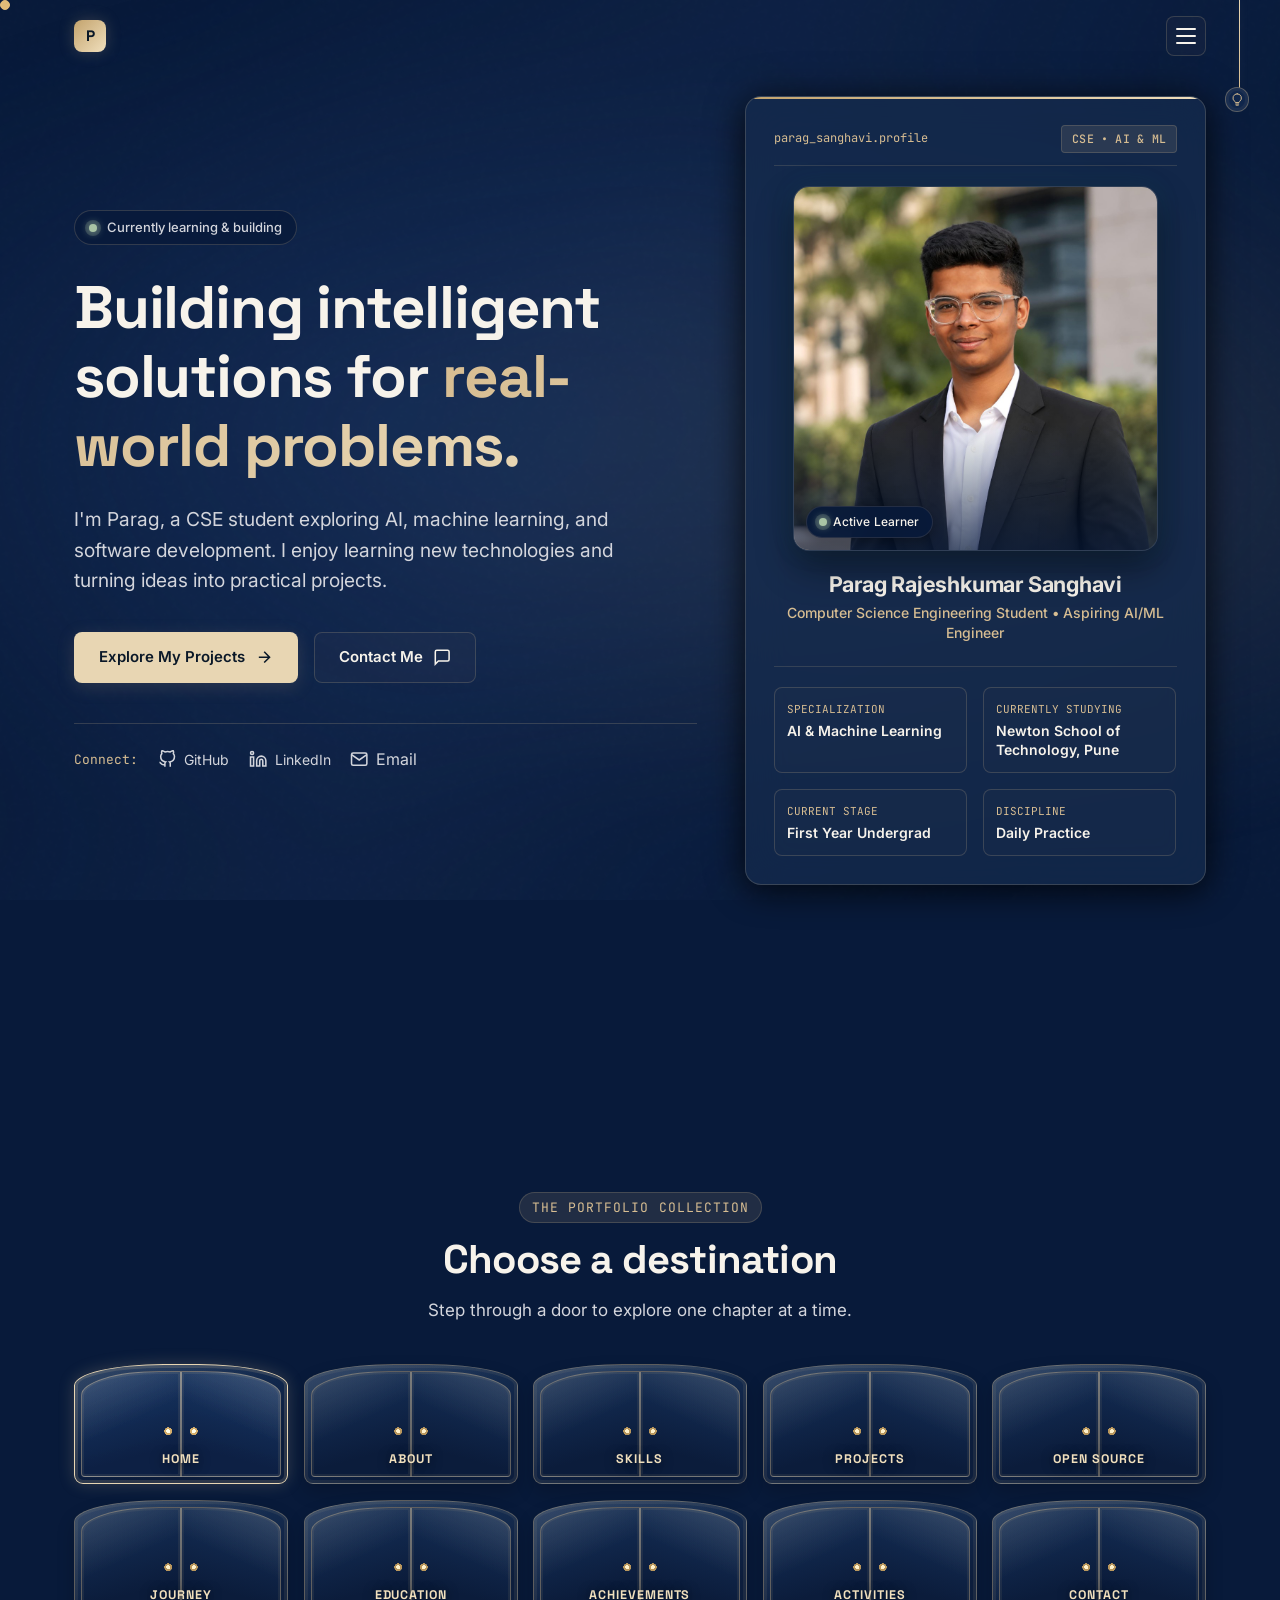
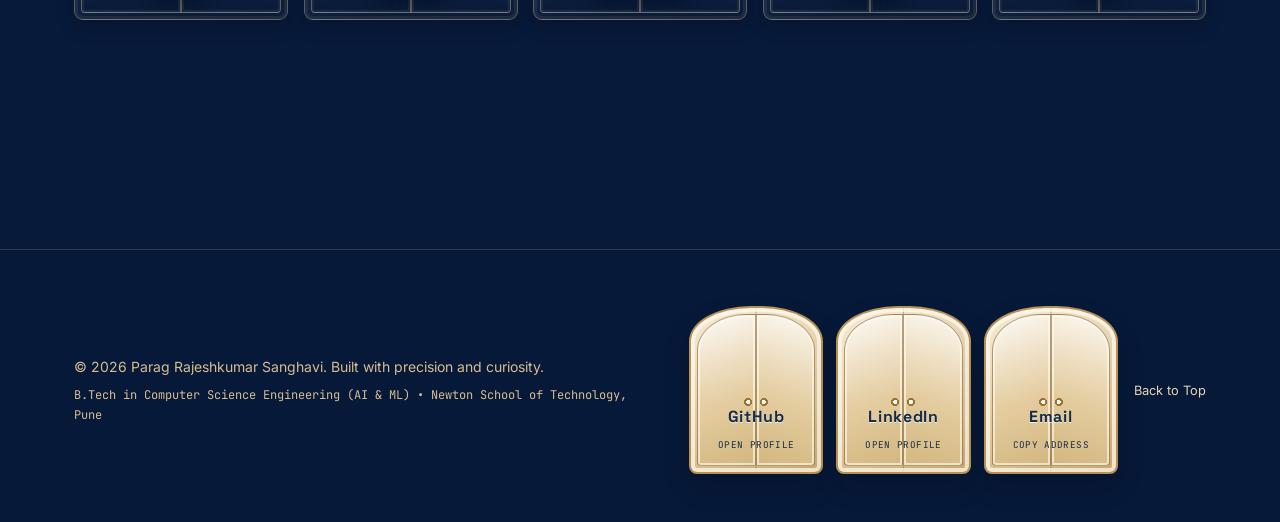
<file: index.html>
<!DOCTYPE html>
<html lang="en">
<head>
  <meta charset="UTF-8">
  <meta name="viewport" content="width=device-width, initial-scale=1.0">
  <meta http-equiv="X-UA-Compatible" content="ie=edge">
  
  <!-- Primary SEO Meta Tags -->
  <title>Parag Rajeshkumar Sanghavi | CSE Student &amp; Aspiring AI/ML Engineer</title>
  <meta name="title" content="Parag Rajeshkumar Sanghavi | CSE Student &amp; Aspiring AI/ML Engineer">
  <meta name="description" content="Personal portfolio of Parag Rajeshkumar Sanghavi, a Computer Science Engineering student specializing in AI &amp; Machine Learning from Maharashtra, India. Exploring Python, ML fundamentals, and real-world software solutions.">
  <meta name="keywords" content="Parag Rajeshkumar Sanghavi, Parag Sanghavi, Computer Science Engineering, AI, Machine Learning, Python, Student Portfolio, Maharashtra India">
  <meta name="author" content="Parag Rajeshkumar Sanghavi">
  <meta name="robots" content="index, follow">

  <!-- Open Graph / Facebook / LinkedIn -->
  <meta property="og:type" content="website">
  <meta property="og:url" content="https://paragsanghavi2008.github.io/My_Portfolio/">
  <meta property="og:title" content="Parag Rajeshkumar Sanghavi | CSE Student &amp; Aspiring AI/ML Engineer">
  <meta property="og:description" content="First-year Computer Science Engineering student focusing on AI/ML fundamentals, Python programming, and practical problem-solving.">
  <meta property="og:image" content="assets/images/parag.jpg">
  
  <!-- Twitter Cards -->
  <meta name="twitter:card" content="summary_large_image">
  <meta name="twitter:title" content="Parag Rajeshkumar Sanghavi | CSE Student &amp; Aspiring AI/ML Engineer">
  <meta name="twitter:description" content="Building intelligent solutions for real-world problems.">
  <meta name="twitter:image" content="assets/images/parag.jpg">

  <!-- Google Fonts: Space Grotesk, Inter, JetBrains Mono -->
  <link rel="preconnect" href="https://fonts.googleapis.com">
  <link rel="preconnect" href="https://fonts.gstatic.com" crossorigin>
  <link href="https://fonts.googleapis.com/css2?family=Inter:wght@300;400;500;600;700&family=JetBrains+Mono:wght@400;500;600&family=Space+Grotesk:wght@500;600;700&display=swap" rel="stylesheet">

  <!-- Stylesheets -->
  <link rel="stylesheet" href="css/main.css">
  <link rel="stylesheet" href="css/components.css">
  <link rel="stylesheet" href="css/animations.css">

  <!-- Favicon SVG Data URI -->
  <link rel="icon" type="image/svg+xml" href="data:image/svg+xml,<svg xmlns='http://www.w3.org/2000/svg' viewBox='0 0 32 32'><rect width='32' height='32' rx='8' fill='%23178582'/><text x='50%25' y='55%25' dominant-baseline='middle' text-anchor='middle' font-family='sans-serif' font-weight='900' font-size='18' fill='%230A1828'>P</text></svg>">
</head>
<body>

  <!-- Accessible Skip Navigation Link -->
  <a href="#main-content" class="skip-link">Skip to main content</a>

  <!-- Full-screen textured backdrop -->
  <div class="aurora-bg" aria-hidden="true">
  </div>

  <div class="scroll-progress" aria-hidden="true"><span></span></div>
  <div class="page-loader" id="page-loader" role="status" aria-label="Loading portfolio">
    <span class="loader-spinner" aria-hidden="true"></span>
    <span class="loader-label">Loading portfolio</span>
  </div>

  <!-- ==========================================================================
       HEADER & NAVIGATION
       ========================================================================== -->
  <header class="header" id="main-header">
    <div class="container nav-container">
      
      <!-- Brand Logo -->
      <a href="#hero" class="nav-brand" aria-label="Portfolio Home">
        <span class="brand-symbol" aria-hidden="true">P</span>
      </a>

      <!-- Navigation Toggle -->
      <div class="nav-actions">
        <button type="button" class="theme-lamp" id="theme-lamp" aria-label="Pull lamp to change theme. Current theme: Deep Sapphire" aria-pressed="false">
          <span class="theme-lamp__cord" aria-hidden="true"></span>
          <span class="theme-lamp__knob" aria-hidden="true">
            <svg viewBox="0 0 24 24" fill="none" focusable="false">
              <path d="M12 3a7 7 0 0 0-4.4 12.45c.77.63 1.15 1.21 1.3 2.05h6.2c.15-.84.53-1.42 1.3-2.05A7 7 0 0 0 12 3Z" />
              <path d="M9.5 20h5M10.2 22h3.6" />
            </svg>
          </span>
        </button>
        <button type="button" class="nav-toggle" id="nav-toggle" aria-label="Browse portfolio pages" aria-controls="door-gallery">
          <span aria-hidden="true"></span>
          <span aria-hidden="true"></span>
          <span aria-hidden="true"></span>
        </button>
      </div>

    </div>
  </header>

<main id="main-content">
    <section class="hero-section" id="hero" aria-label="Introduction and Overview">
      
      <div class="container hero-grid">
        
        <!-- Left: Text & CTA Content -->
        <div class="hero-content">
          
          <!-- Live Status Indicator -->
          <div class="hero-status-row">
            <div class="status-badge" role="status" aria-live="polite">
              <span class="status-beacon" aria-hidden="true"></span>
              <span>Currently learning &amp; building</span>
            </div>
          </div>

          <!-- Main Headline -->
          <h1 class="hero-title">
            Building intelligent solutions for <span class="text-gradient">real-world problems.</span>
          </h1>

          <!-- Supporting Text -->
          <p class="hero-supporting">
            I'm Parag, a CSE student exploring AI, machine learning, and software development. I enjoy learning new technologies and turning ideas into practical projects.
          </p>

          <!-- Action CTA Cluster -->
          <div class="hero-cta-cluster">
            <a href="#door-gallery" class="btn btn-primary">
              <span>Explore My Projects</span>
              <svg class="icon" viewBox="0 0 24 24" fill="none" stroke="currentColor" stroke-width="2" aria-hidden="true"><path d="M5 12h14m-7-7 7 7-7 7"/></svg>
            </a>
            <a href="#door-gallery" class="btn btn-secondary">
              <span>Contact Me</span>
              <svg class="icon" viewBox="0 0 24 24" fill="none" stroke="currentColor" stroke-width="2" aria-hidden="true"><path d="M21 15a2 2 0 0 1-2 2H7l-4 4V5a2 2 0 0 1 2-2h14a2 2 0 0 1 2 2z"/></svg>
            </a>
          </div>

          <!-- Social Links Row with Placeholder Targets -->
          <div class="hero-social-row">
            <span class="hero-social-label">Connect:</span>
            
            <a href="https://github.com/ParagSanghavi2008" target="_blank" rel="noopener noreferrer" class="social-link-item" title="GitHub Profile">
              <svg class="icon" viewBox="0 0 24 24" fill="none" stroke="currentColor" stroke-width="2" aria-hidden="true"><path d="M9 19c-5 1.5-5-2.5-7-3m14 6v-3.87a3.37 3.37 0 0 0-.94-2.61c3.14-.35 6.44-1.54 6.44-7A5.44 5.44 0 0 0 20 4.77 5.07 5.07 0 0 0 19.91 1S18.73.65 16 2.48a13.38 13.38 0 0 0-7 0C6.27.65 5.09 1 5.09 1A5.07 5.07 0 0 0 5 4.77a5.44 5.44 0 0 0-1.5 3.78c0 5.42 3.3 6.61 6.44 7A3.37 3.37 0 0 0 9 18.13V22"/></svg>
              <span>GitHub</span>
            </a>

            <a href="https://www.linkedin.com/in/parag-sanghavi-685700432/" target="_blank" rel="noopener noreferrer" class="social-link-item" title="LinkedIn Profile">
              <svg class="icon" viewBox="0 0 24 24" fill="none" stroke="currentColor" stroke-width="2" aria-hidden="true"><path d="M16 8a6 6 0 0 1 6 6v7h-4v-7a2 2 0 0 0-2-2 2 2 0 0 0-2 2v7h-4v-7a6 6 0 0 1 6-6zM2 9h4v12H2zM4 6a2 2 0 1 1 0-4 2 2 0 0 1 0 4z"/></svg>
              <span>LinkedIn</span>
            </a>

            <button type="button" class="social-link-item btn-copy-email" data-email="paragsanghavi.101@gmail.com" title="Copy email address to clipboard" style="background: none; border: none; cursor: pointer; font-family: inherit; font-size: inherit;">
              <svg class="icon" viewBox="0 0 24 24" fill="none" stroke="currentColor" stroke-width="2" aria-hidden="true"><path d="M4 4h16c1.1 0 2 .9 2 2v12c0 1.1-.9 2-2 2H4c-1.1 0-2-.9-2-2V6c0-1.1.9-2 2-2z"/><polyline points="22,6 12,13 2,6"/></svg>
              <span>Email</span>
            </button>

          </div>

        </div>

        <!-- Right: Developer Identity Card with Photo & Name -->
        <div class="hero-visual-col">
          <div class="hero-visual-card hero-profile-card float-slow" aria-label="Parag Rajeshkumar Sanghavi Profile Showcase">
            
            <div class="terminal-header">
              <div class="terminal-title">parag_sanghavi.profile</div>
              <div class="badge badge-accent">CSE • AI &amp; ML</div>
            </div>

            <div class="profile-photo-container">
              <div class="profile-photo-frame">
                <img src="assets/images/parag.jpg" alt="Parag Rajeshkumar Sanghavi" class="profile-photo" loading="eager" width="512" height="512">
                <div class="profile-photo-overlay" aria-hidden="true"></div>
                <div class="profile-photo-status">
                  <span class="status-beacon" aria-hidden="true"></span>
                  <span>Active Learner</span>
                </div>
              </div>
            </div>

            <div class="profile-caption">
              <h2 class="profile-name">Parag Rajeshkumar Sanghavi</h2>
              <p class="profile-role">Computer Science Engineering Student • Aspiring AI/ML Engineer</p>
            </div>

            <div class="terminal-stats">
              <div class="stat-box">
                <div class="stat-label">Specialization</div>
                <div class="stat-value">AI &amp; Machine Learning</div>
              </div>
              <div class="stat-box">
                <div class="stat-label">Currently Studying</div>
                <div class="stat-value">Newton School of Technology, Pune</div>
              </div>
              <div class="stat-box">
                <div class="stat-label">Current Stage</div>
                <div class="stat-value">First Year Undergrad</div>
              </div>
              <div class="stat-box">
                <div class="stat-label">Discipline</div>
                <div class="stat-value">Daily Practice</div>
              </div>
            </div>

          </div>
        </div>

      </div>
    </section>

    <section class="door-gallery section" id="door-gallery" aria-labelledby="door-gallery-title">
      <div class="container">
        <div class="section-header text-center door-gallery__header">
          <span class="section-tag">The Portfolio Collection</span>
          <h2 class="section-title" id="door-gallery-title">Choose a destination</h2>
          <p class="section-description">Step through a door to explore one chapter at a time.</p>
        </div>

        <nav aria-label="Portfolio pages">
          <ul class="nav-menu" id="nav-menu">
            <li class="nav-item"><a href="#hero" class="nav-link active" aria-current="page"><span class="door-title">Home</span></a></li>
            <li class="nav-item"><a href="#about" class="nav-link"><span class="door-title">About</span></a></li>
            <li class="nav-item"><a href="#skills" class="nav-link"><span class="door-title">Skills</span></a></li>
            <li class="nav-item"><a href="#projects" class="nav-link"><span class="door-title">Projects</span></a></li>
            <li class="nav-item"><a href="#opensource" class="nav-link"><span class="door-title">Open Source</span></a></li>
            <li class="nav-item"><a href="#journey" class="nav-link"><span class="door-title">Journey</span></a></li>
            <li class="nav-item"><a href="#education" class="nav-link"><span class="door-title">Education</span></a></li>
            <li class="nav-item"><a href="#achievements" class="nav-link"><span class="door-title">Achievements</span></a></li>
            <li class="nav-item"><a href="#activities" class="nav-link"><span class="door-title">Activities</span></a></li>
            <li class="nav-item"><a href="#contact" class="nav-link"><span class="door-title">Contact</span></a></li>
          </ul>
        </nav>
      </div>
    </section>

<section class="section topic-page" id="about" aria-label="About Parag Rajeshkumar Sanghavi">
      <div class="container">

        <div class="section-header reveal-on-scroll">
          <span class="section-tag">About Me</span>
          <h1 class="section-title">Driven by curiosity, grounded in fundamentals.</h1>
          <p class="section-description">
            A first-year engineering journey focused on honest skill acquisition, problem-solving discipline, and exploring how artificial intelligence transforms raw data into decisions.
          </p>
        </div>

        <div class="about-grid">

          <!-- Left: Narrative Story Card -->
          <div class="about-card reveal-on-scroll">
            <div class="about-paragraphs">
              <p>
                I am a first-year Computer Science Engineering student specializing in Artificial Intelligence and Machine Learning in Maharashtra, India. My fascination with technology began with a simple question: <em>how do machines learn to reason through complex environments?</em>
              </p>
              <p>
                As an aspiring engineer early in my undergraduate education, I believe the most effective way to understand AI is from the ground up. Rather than relying solely on high-level libraries, I spend my time mastering programming logic, writing clean Python, and practicing algorithmic problem solving every day.
              </p>
              <p>
                I approach technology with humility and a growth mindset. Every challenge is an opportunity to learn, debug, and build better systems that address real-world needs.
              </p>
            </div>

            <!-- "Currently Exploring" Badges as specified -->
            <div class="exploring-panel">
              <div class="exploring-title">Currently Exploring:</div>
              <div class="exploring-chips">
                <span class="exploring-chip"><span class="bullet">▹</span> Python Programming</span>
                <span class="exploring-chip"><span class="bullet">▹</span> Machine Learning Fundamentals</span>
                <span class="exploring-chip"><span class="bullet">▹</span> Problem-Solving &amp; Logic</span>
                <span class="exploring-chip"><span class="bullet">▹</span> Git &amp; GitHub Workflows</span>
              </div>
            </div>
          </div>

          <!-- Right: 4 Guiding Pillars -->
          <div class="pillars-grid">

            <div class="pillar-item reveal-on-scroll reveal-delay-1">
              <div class="pillar-icon-box" aria-hidden="true">
                <svg class="icon" viewBox="0 0 24 24" fill="none" stroke="currentColor"><circle cx="12" cy="12" r="10"/><path d="M12 16v-4M12 8h.01"/></svg>
              </div>
              <h2 class="pillar-title">Curiosity-Led</h2>
              <p class="pillar-desc">Deconstructing how modern software and neural architectures process information beneath the surface.</p>
            </div>

            <div class="pillar-item reveal-on-scroll reveal-delay-2">
              <div class="pillar-icon-box" aria-hidden="true">
                <svg class="icon" viewBox="0 0 24 24" fill="none" stroke="currentColor"><polyline points="16 18 22 12 16 6"/><polyline points="8 6 2 12 8 18"/></svg>
              </div>
              <h2 class="pillar-title">Consistent Practice</h2>
              <p class="pillar-desc">Writing code daily, solving foundational exercises, and refining problem-solving intuition step by step.</p>
            </div>

            <div class="pillar-item reveal-on-scroll reveal-delay-3">
              <div class="pillar-icon-box" aria-hidden="true">
                <svg class="icon" viewBox="0 0 24 24" fill="none" stroke="currentColor"><path d="M12 2v20M17 5H9.5a3.5 3.5 0 0 0 0 7h5a3.5 3.5 0 0 1 0 7H6"/></svg>
              </div>
              <h2 class="pillar-title">Practical Utility</h2>
              <p class="pillar-desc">Applying emerging AI techniques to practical problems such as caller verification and safety tools.</p>
            </div>

            <div class="pillar-item reveal-on-scroll reveal-delay-4">
              <div class="pillar-icon-box" aria-hidden="true">
                <svg class="icon" viewBox="0 0 24 24" fill="none" stroke="currentColor"><path d="M2 12h20M12 2a15.3 15.3 0 0 1 4 10 15.3 15.3 0 0 1-4 10 15.3 15.3 0 0 1-4-10 15.3 15.3 0 0 1 4-10z"/></svg>
              </div>
              <h2 class="pillar-title">Growth Mindset</h2>
              <p class="pillar-desc">Embracing feedback, welcoming tough algorithmic concepts, and continuously learning from engineering peers.</p>
            </div>

          </div>

        </div>

      </div>
    </section>

<section class="section topic-page" id="skills" aria-label="Technical Skills and Competencies">
      <div class="container">

        <div class="section-header reveal-on-scroll">
          <span class="section-tag">Technical Competencies</span>
          <h1 class="section-title">Honest skills, actively cultivated.</h1>
          <p class="section-description">
            Transparent view of my current technical foundation. No inflated metrics or fake percentages — simply what I practice, understand, and explore.
          </p>
        </div>

        <div class="grid-4">

          <!-- Category 1: Programming -->
          <div class="skill-card reveal-on-scroll">
            <div class="skill-category-header">
              <div class="skill-category-icon" aria-hidden="true">
                <svg class="icon" viewBox="0 0 24 24" fill="none" stroke="currentColor"><polyline points="16 18 22 12 16 6"/><polyline points="8 6 2 12 8 18"/></svg>
              </div>
              <h2 class="skill-category-title">Programming</h2>
            </div>
            <ul class="skill-list">
              <li class="skill-row">
                <span class="skill-name">Python</span>
                <span class="skill-tag-honest skill-tag-primary">Primary Focus</span>
              </li>
              <li class="skill-row">
                <span class="skill-name">JavaScript</span>
                <span class="skill-tag-honest skill-tag-learning">Learning</span>
              </li>
              <li class="skill-row">
                <span class="skill-name">HTML</span>
                <span class="skill-tag-honest skill-tag-primary">Active</span>
              </li>
              <li class="skill-row">
                <span class="skill-name">CSS</span>
                <span class="skill-tag-honest skill-tag-primary">Active</span>
              </li>
            </ul>
          </div>

          <!-- Category 2: Core Concepts -->
          <div class="skill-card reveal-on-scroll reveal-delay-1">
            <div class="skill-category-header">
              <div class="skill-category-icon" aria-hidden="true">
                <svg class="icon" viewBox="0 0 24 24" fill="none" stroke="currentColor"><path d="M12 2v4M12 18v4M4.93 4.93l2.83 2.83M16.24 16.24l2.83 2.83M2 12h4M18 12h4M4.93 19.07l2.83-2.83M16.24 7.76l2.83-2.83"/></svg>
              </div>
              <h2 class="skill-category-title">Core Concepts</h2>
            </div>
            <ul class="skill-list">
              <li class="skill-row">
                <span class="skill-name">Problem-Solving</span>
                <span class="skill-tag-honest skill-tag-primary">Active</span>
              </li>
              <li class="skill-row">
                <span class="skill-name">Programming Fundamentals</span>
                <span class="skill-tag-honest skill-tag-primary">Foundational</span>
              </li>
              <li class="skill-row">
                <span class="skill-name">Data Structures &amp; Algorithms</span>
                <span class="skill-tag-honest skill-tag-learning">Learning</span>
              </li>
            </ul>
          </div>

          <!-- Category 3: Tools & Workflow -->
          <div class="skill-card reveal-on-scroll reveal-delay-2">
            <div class="skill-category-header">
              <div class="skill-category-icon" aria-hidden="true">
                <svg class="icon" viewBox="0 0 24 24" fill="none" stroke="currentColor"><rect x="2" y="3" width="20" height="14" rx="2" ry="2"/><line x1="8" y1="21" x2="16" y2="21"/><line x1="12" y1="17" x2="12" y2="21"/></svg>
              </div>
              <h2 class="skill-category-title">Tools &amp; Workflow</h2>
            </div>
            <ul class="skill-list">
              <li class="skill-row">
                <span class="skill-name">Git</span>
                <span class="skill-tag-honest skill-tag-tool">Daily Tool</span>
              </li>
              <li class="skill-row">
                <span class="skill-name">GitHub</span>
                <span class="skill-tag-honest skill-tag-tool">Version Control</span>
              </li>
              <li class="skill-row">
                <span class="skill-name">Terminal / CLI</span>
                <span class="skill-tag-honest skill-tag-tool">Environment</span>
              </li>
            </ul>
          </div>

          <!-- Category 4: AI & ML -->
          <div class="skill-card reveal-on-scroll reveal-delay-3">
            <div class="skill-category-header">
              <div class="skill-category-icon" aria-hidden="true">
                <svg class="icon" viewBox="0 0 24 24" fill="none" stroke="currentColor"><circle cx="12" cy="12" r="3"/><path d="M19.4 15a1.65 1.65 0 0 0 .33 1.82l.06.06a2 2 0 0 1 0 2.83 2 2 0 0 1-2.83 0l-.06-.06a1.65 1.65 0 0 0-1.82-.33 1.65 1.65 0 0 0-1 1.51V21a2 2 0 0 1-2 2 2 2 0 0 1-2-2v-.09A1.65 1.65 0 0 0 9 19.4a1.65 1.65 0 0 0-1.82.33l-.06.06a2 2 0 0 1-2.83 0 2 2 0 0 1 0-2.83l.06-.06a1.65 1.65 0 0 0 .33-1.82 1.65 1.65 0 0 0-1.51-1H3a2 2 0 0 1-2-2 2 2 0 0 1 2-2h.09A1.65 1.65 0 0 0 4.6 9a1.65 1.65 0 0 0-.33-1.82l-.06-.06a2 2 0 0 1 0-2.83 2 2 0 0 1 2.83 0l.06.06a1.65 1.65 0 0 0 1.82.33H9a1.65 1.65 0 0 0 1-1.51V3a2 2 0 0 1 2-2 2 2 0 0 1 2 2v.09a1.65 1.65 0 0 0 1 1.51 1.65 1.65 0 0 0 1.82-.33l.06-.06a2 2 0 0 1 2.83 0 2 2 0 0 1 0 2.83l-.06.06a1.65 1.65 0 0 0-.33 1.82V9a1.65 1.65 0 0 0 1.51 1H21a2 2 0 0 1 2 2 2 2 0 0 1-2 2h-.09a1.65 1.65 0 0 0-1.51 1z"/></svg>
              </div>
              <h2 class="skill-category-title">AI &amp; ML</h2>
            </div>
            <ul class="skill-list">
              <li class="skill-row">
                <span class="skill-name">ML Fundamentals</span>
                <span class="skill-tag-honest skill-tag-learning">In Progress</span>
              </li>
              <li class="skill-row">
                <span class="skill-name">AI Applications</span>
                <span class="skill-tag-honest skill-tag-learning">Exploring</span>
              </li>
              <li class="skill-row">
                <span class="skill-name">Neural Networks</span>
                <span class="skill-tag-honest skill-tag-exploring">Exploring</span>
              </li>
            </ul>
          </div>

        </div>

      </div>
    </section>

<section class="section topic-page" id="projects" aria-label="Featured Projects Showcase">
      <div class="container">

        <div class="section-header reveal-on-scroll">
          <span class="section-tag">Featured Projects</span>
          <h1 class="section-title">Practical applications &amp; explorations.</h1>
          <p class="section-description">
            Selected projects demonstrating algorithmic practice, safety research, and deliberate engineering explorations.
          </p>
        </div>

        <div class="projects-grid">

          <!-- Project 1: AI Voice Defense -->
          <article class="project-card tilt-card border-beam-card reveal-on-scroll" aria-labelledby="p1-title">
            <div class="project-media">
              <div class="project-media-bg" aria-hidden="true"></div>
              <div class="project-badge-top">
                <span class="badge badge-warning">In Development / Prototype</span>
              </div>
              <div class="project-media-icon" aria-hidden="true">
                <!-- Acoustic Waveform SVG Graphic -->
                <svg viewBox="0 0 48 48" fill="none" stroke="currentColor" stroke-width="2.5" style="width: 2.25rem; height: 2.25rem;">
                  <line x1="8" y1="20" x2="8" y2="28" stroke-linecap="round"/>
                  <line x1="16" y1="14" x2="16" y2="34" stroke-linecap="round"/>
                  <line x1="24" y1="8" x2="24" y2="40" stroke-linecap="round"/>
                  <line x1="32" y1="12" x2="32" y2="36" stroke-linecap="round"/>
                  <line x1="40" y1="18" x2="40" y2="30" stroke-linecap="round"/>
                </svg>
              </div>
            </div>

            <div class="project-body">
              <span class="project-category">AI Safety &amp; Biometrics</span>
              <h2 class="project-title" id="p1-title">Real-Time AI Voice Impersonation Defense System</h2>
              <p class="project-description">
                A proposed safety layer between a user and a caller that aims to detect suspicious voice impersonation and help users assess potential risks.
              </p>

              <div class="project-tags">
                <span class="tag">Artificial Intelligence</span>
                <span class="tag">Voice Analysis</span>
                <span class="tag">Security</span>
              </div>

              <div class="project-footer">
                <button type="button" class="btn btn-secondary btn-sm btn-project-details" data-project-id="ai-voice-defense">
                  <span>Architecture &amp; Details</span>
                  <svg class="icon" viewBox="0 0 24 24" fill="none" stroke="currentColor" stroke-width="2" aria-hidden="true"><path d="M15 3h6v6M10 14L21 3M18 13v6a2 2 0 0 1-2 2H5a2 2 0 0 1-2-2V8a2 2 0 0 1 2-2h6"/></svg>
                </button>
                <a href="https://github.com/ParagSanghavi2008/Infinite_Loops.git" target="_blank" rel="noopener noreferrer" class="btn btn-secondary btn-sm">
                  <span>View Repository</span>
                  <svg class="icon" viewBox="0 0 24 24" fill="none" stroke="currentColor" stroke-width="2" aria-hidden="true"><path d="M9 19c-5 1.5-5-2.5-7-3m14 6v-3.87a3.37 3.37 0 0 0-.94-2.61c3.14-.35 6.44-1.54 6.44-7A5.44 5.44 0 0 0 20 4.77 5.07 5.07 0 0 0 19.91 1S18.73.65 16 2.48a13.38 13.38 0 0 0-7 0C6.27.65 5.09 1 5.09 1A5.07 5.07 0 0 0 5 4.77a5.44 5.44 0 0 0-1.5 3.78c0 5.42 3.3 6.61 6.44 7A3.37 3.37 0 0 0 9 18.13V22"/></svg>
                </a>
                <span class="text-muted text-xs font-mono">Prototype Phase</span>
              </div>
            </div>
          </article>

          <!-- Project 2: Python Programming Collection -->
          <article class="project-card tilt-card reveal-on-scroll reveal-delay-1" aria-labelledby="p2-title">
            <div class="project-media">
              <div class="project-media-bg" aria-hidden="true"></div>
              <div class="project-badge-top">
                <span class="badge badge-success">Active Repository</span>
              </div>
              <div class="project-media-icon" aria-hidden="true">
                <!-- Python Code Terminal SVG Graphic -->
                <svg viewBox="0 0 48 48" fill="none" stroke="currentColor" stroke-width="2.5" style="width: 2.25rem; height: 2.25rem;">
                  <polyline points="14 16 22 24 14 32" stroke-linecap="round" stroke-linejoin="round"/>
                  <line x1="26" y1="32" x2="34" y2="32" stroke-linecap="round"/>
                  <rect x="6" y="6" width="36" height="36" rx="6"/>
                </svg>
              </div>
            </div>

            <div class="project-body">
              <span class="project-category">Software Fundamentals</span>
              <h2 class="project-title" id="p2-title">Python Programming Collection</h2>
              <p class="project-description">
                A collection of Python practice programs covering loops, functions, recursion, number problems, and problem-solving.
              </p>

              <div class="project-tags">
                <span class="tag">Python</span>
                <span class="tag">Programming</span>
                <span class="tag">Problem-Solving</span>
              </div>

              <div class="project-footer">
                <button type="button" class="btn btn-secondary btn-sm btn-project-details" data-project-id="python-collection">
                  <span>Explore Problems</span>
                  <svg class="icon" viewBox="0 0 24 24" fill="none" stroke="currentColor" stroke-width="2" aria-hidden="true"><path d="M15 3h6v6M10 14L21 3M18 13v6a2 2 0 0 1-2 2H5a2 2 0 0 1-2-2V8a2 2 0 0 1 2-2h6"/></svg>
                </button>

                <a href="https://github.com/ParagSanghavi2008/My_Python_Practice.git" target="_blank" rel="noopener noreferrer" class="btn btn-secondary btn-sm">
                  <svg class="icon" viewBox="0 0 24 24" fill="none" stroke="currentColor" stroke-width="2" aria-hidden="true"><path d="M9 19c-5 1.5-5-2.5-7-3m14 6v-3.87a3.37 3.37 0 0 0-.94-2.61c3.14-.35 6.44-1.54 6.44-7A5.44 5.44 0 0 0 20 4.77 5.07 5.07 0 0 0 19.91 1S18.73.65 16 2.48a13.38 13.38 0 0 0-7 0C6.27.65 5.09 1 5.09 1A5.07 5.07 0 0 0 5 4.77a5.44 5.44 0 0 0-1.5 3.78c0 5.42 3.3 6.61 6.44 7A3.37 3.37 0 0 0 9 18.13V22"/></svg>
                  <span>View Repository</span>
                </a>
              </div>
            </div>
          </article>

          <!-- Project 3: Lexicon 3D Studio -->
          <article class="project-card tilt-card reveal-on-scroll" aria-labelledby="p3-title">
            <div class="project-media">
              <div class="project-media-bg" aria-hidden="true"></div>
              <div class="project-badge-top">
                <span class="badge badge-accent">Interactive Studio</span>
              </div>
              <div class="project-media-icon" aria-hidden="true">
                <svg viewBox="0 0 48 48" fill="none" stroke="currentColor" stroke-width="2.5" style="width: 2.25rem; height: 2.25rem;">
                  <circle cx="24" cy="12" r="5"/>
                  <circle cx="13" cy="32" r="5"/>
                  <circle cx="35" cy="32" r="5"/>
                  <path d="M21.5 16.5 15.5 27M26.5 16.5l6 10M18 32h12"/>
                </svg>
              </div>
            </div>
            <div class="project-body">
              <span class="project-category">LLM Systems</span>
              <h2 class="project-title" id="p3-title">Lexicon 3D Studio (LLM Pipeline)</h2>
              <p class="project-description">
                An interactive tokenizer and LLM pipeline studio for exploring word tokens, semantic relationships, and vector concepts in a 3D space.
              </p>
              <div class="project-tags">
                <span class="tag">LLMs</span>
                <span class="tag">Tokenization</span>
                <span class="tag">3D Visualization</span>
              </div>
              <div class="project-footer">
                <button type="button" class="btn btn-secondary btn-sm btn-project-details" data-project-id="lexicon-3d-studio">
                  <span>Explore Studio</span>
                  <svg class="icon" viewBox="0 0 24 24" fill="none" stroke="currentColor" stroke-width="2" aria-hidden="true"><path d="M15 3h6v6M10 14L21 3M18 13v6a2 2 0 0 1-2 2H5a2 2 0 0 1-2-2V8a2 2 0 0 1 2-2h6"/></svg>
                </button>
                <a href="https://github.com/ParagSanghavi2008/LLM-Pipeline.git" target="_blank" rel="noopener noreferrer" class="btn btn-secondary btn-sm">
                  <span>View Repository</span>
                  <svg class="icon" viewBox="0 0 24 24" fill="none" stroke="currentColor" stroke-width="2" aria-hidden="true"><path d="M9 19c-5 1.5-5-2.5-7-3m14 6v-3.87a3.37 3.37 0 0 0-.94-2.61c3.14-.35 6.44-1.54 6.44-7A5.44 5.44 0 0 0 20 4.77 5.07 5.07 0 0 0 19.91 1S18.73.65 16 2.48a13.38 13.38 0 0 0-7 0C6.27.65 5.09 1 5.09 1A5.07 5.07 0 0 0 5 4.77a5.44 5.44 0 0 0-1.5 3.78c0 5.42 3.3 6.61 6.44 7A3.37 3.37 0 0 0 9 18.13V22"/></svg>
                </a>
              </div>
            </div>
          </article>

          <!-- Project 4: NeuralNest LLM Playground -->
          <article class="project-card tilt-card reveal-on-scroll reveal-delay-1" aria-labelledby="p4-title">
            <div class="project-media">
              <div class="project-media-bg" aria-hidden="true"></div>
              <div class="project-badge-top">
                <span class="badge badge-accent">Interactive Playground</span>
              </div>
              <div class="project-media-icon" aria-hidden="true">
                <svg viewBox="0 0 48 48" fill="none" stroke="currentColor" stroke-width="2.5" style="width: 2.25rem; height: 2.25rem;">
                  <path d="M24 7v7M11 18l6 4M37 18l-6 4M16 34l5-6M32 34l-5-6"/>
                  <circle cx="24" cy="24" r="8"/>
                  <circle cx="24" cy="7" r="2"/><circle cx="9" cy="17" r="2"/><circle cx="39" cy="17" r="2"/>
                  <circle cx="15" cy="36" r="2"/><circle cx="33" cy="36" r="2"/>
                </svg>
              </div>
            </div>
            <div class="project-body">
              <span class="project-category">LLM Systems</span>
              <h2 class="project-title" id="p4-title">NeuralNest (LLM Playground)</h2>
              <p class="project-description">
                A lightweight workspace for prompt engineering, adjusting model settings, trying tools, and generating API examples for LLM experiments.
              </p>
              <div class="project-tags">
                <span class="tag">LLMs</span>
                <span class="tag">Prompt Engineering</span>
                <span class="tag">Groq</span>
              </div>
              <div class="project-footer">
                <button type="button" class="btn btn-secondary btn-sm btn-project-details" data-project-id="neuralnest-llm-playground">
                  <span>Explore Playground</span>
                  <svg class="icon" viewBox="0 0 24 24" fill="none" stroke="currentColor" stroke-width="2" aria-hidden="true"><path d="M15 3h6v6M10 14L21 3M18 13v6a2 2 0 0 1-2 2H5a2 2 0 0 1-2-2V8a2 2 0 0 1 2-2h6"/></svg>
                </button>
                <a href="https://github.com/ParagSanghavi2008/LLM_Playground.git" target="_blank" rel="noopener noreferrer" class="btn btn-secondary btn-sm">
                  <span>View Repository</span>
                  <svg class="icon" viewBox="0 0 24 24" fill="none" stroke="currentColor" stroke-width="2" aria-hidden="true"><path d="M9 19c-5 1.5-5-2.5-7-3m14 6v-3.87a3.37 3.37 0 0 0-.94-2.61c3.14-.35 6.44-1.54 6.44-7A5.44 5.44 0 0 0 20 4.77 5.07 5.07 0 0 0 19.91 1S18.73.65 16 2.48a13.38 13.38 0 0 0-7 0C6.27.65 5.09 1 5.09 1A5.07 5.07 0 0 0 5 4.77a5.44 5.44 0 0 0-1.5 3.78c0 5.42 3.3 6.61 6.44 7A3.37 3.37 0 0 0 9 18.13V22"/></svg>
                </a>
              </div>
            </div>
          </article>
        </div>

      </div>
    </section>

<section class="section topic-page" id="opensource" aria-label="Open Source Contributions">
      <div class="container">

        <div class="section-header reveal-on-scroll">
          <span class="section-tag">Open Source Engineering</span>
          <h1 class="section-title">Contributions to SnAI &amp; Community Repositories.</h1>
          <p class="section-description">
            Active open-source contributions focusing on algorithmic rigor, mutation testing, regression protection, and clean Python verification.
          </p>
        </div>

        <!-- SnAI Spotlight Overview Card with Border Beam & 3D Tilt -->
        <div class="os-spotlight-card tilt-card border-beam-card reveal-on-scroll">
          <div class="os-spotlight-header">
            <div class="os-spotlight-title-group">
              <div class="os-icon-bubble" aria-hidden="true">
                <svg class="icon" viewBox="0 0 24 24" fill="none" stroke="currentColor" stroke-width="2"><path d="M16 16v1a2 2 0 0 1-2 2H6a2 2 0 0 1-2-2V7a2 2 0 0 1 2-2h7a2 2 0 0 1 2 2v1"/><path d="M18 8l4 4-4 4"/><path d="M22 12H9"/></svg>
              </div>
              <div>
                <h2 class="os-repo-name">SnAI: Python-programming-exercises</h2>
                <span class="os-repo-sub">S-AI-Projects • 100+ Python Challenging Programming Exercises</span>
              </div>
            </div>

            <div class="os-spotlight-stats">
              <span class="os-stat-badge"><strong>10</strong> PRs Raised</span>
              <span class="os-stat-badge"><strong>100%</strong> Algorithmic Tests</span>
              <span class="os-stat-badge"><span class="status-beacon" aria-hidden="true"></span> Active Open Source PRs</span>
            </div>
          </div>

          <p class="os-spotlight-desc">
            Contributed 10 comprehensive pull requests introducing regression protection, mutation testing analysis (including strict mathematical proofs for Question 69 with LCM 35), edge-case boundary testing, loop invariant verification, and typing standards to the <strong>SnAI</strong> collection of 100+ algorithmic exercises.
          </p>

          <div style="display: flex; gap: 1rem; flex-wrap: wrap;">
            <a href="https://github.com/S-AI-Projects/Python-programming-exercises/pulls?q=is%3Apr+author%3AParagSanghavi2008" target="_blank" rel="noopener noreferrer" class="btn btn-primary btn-sm btn-motion-sheen">
              <span>Explore All My PRs on GitHub</span>
              <svg class="icon" viewBox="0 0 24 24" fill="none" stroke="currentColor" stroke-width="2" aria-hidden="true"><path d="M18 13v6a2 2 0 0 1-2 2H5a2 2 0 0 1-2-2V8a2 2 0 0 1 2-2h6"/><polyline points="15 3 21 3 21 9"/><line x1="10" y1="14" x2="21" y2="3"/></svg>
            </a>
            <a href="https://github.com/S-AI-Projects/Python-programming-exercises" target="_blank" rel="noopener noreferrer" class="btn btn-secondary btn-sm">
              <svg class="icon" viewBox="0 0 24 24" fill="none" stroke="currentColor" stroke-width="2" aria-hidden="true"><path d="M9 19c-5 1.5-5-2.5-7-3m14 6v-3.87a3.37 3.37 0 0 0-.94-2.61c3.14-.35 6.44-1.54 6.44-7A5.44 5.44 0 0 0 20 4.77 5.07 5.07 0 0 0 19.91 1S18.73.65 16 2.48a13.38 13.38 0 0 0-7 0C6.27.65 5.09 1 5.09 1A5.07 5.07 0 0 0 5 4.77a5.44 5.44 0 0 0-1.5 3.78c0 5.42 3.3 6.61 6.44 7A3.37 3.37 0 0 0 9 18.13V22"/></svg>
              <span>SnAI Repository</span>
            </a>
          </div>
        </div>

        <!-- PR Cards Grid (All 10 PRs with Direct Links) -->
        <div class="pr-grid">

          <!-- PR #89 -->
          <article class="pr-card tilt-card reveal-on-scroll">
            <div>
              <div class="pr-card-header">
                <span class="pr-num-pill">PR #89</span>
                <span class="badge badge-accent">Mutation Analysis</span>
              </div>
              <h3 class="pr-card-title">R28-T020: Protect against regression: Question 69</h3>
              <p class="pr-card-summary">
                Protected Question 69 against regression using mutation analysis. Documented LCM(5, 7) = 35 strict logic vs <code>and</code>/<code>or</code> mutants, added boundary <code>n=0</code>, and introduced automated validation.
              </p>
            </div>
            <div>
              <div class="pr-tag-list">
                <span class="tag">Mutation Testing</span>
                <span class="tag">Regression Guard</span>
                <span class="tag">LCM 35</span>
              </div>
              <div class="pr-card-footer">
                <span class="text-muted text-xs font-mono">Q69 Generator</span>
                <a href="https://github.com/S-AI-Projects/Python-programming-exercises/pull/89" target="_blank" rel="noopener noreferrer" class="pr-link-btn" title="View PR #89 on GitHub">
                  <span>View PR</span>
                  <svg class="icon" viewBox="0 0 24 24" fill="none" stroke="currentColor" stroke-width="2" aria-hidden="true"><path d="M5 12h14m-7-7 7 7-7 7"/></svg>
                </a>
              </div>
            </div>
          </article>

          <!-- PR #88 -->
          <article class="pr-card tilt-card reveal-on-scroll reveal-delay-1">
            <div>
              <div class="pr-card-header">
                <span class="pr-num-pill">PR #88</span>
                <span class="badge badge-neutral">Resource &amp; Memory</span>
              </div>
              <h3 class="pr-card-title">R28-T019: Explain resource behavior: Question 10</h3>
              <p class="pr-card-summary">
                Documented resource allocation and iterator lifecycle behavior in Python sequences to eliminate memory leaks and clarify generator state.
              </p>
            </div>
            <div>
              <div class="pr-tag-list">
                <span class="tag">Memory Management</span>
                <span class="tag">Iterators</span>
                <span class="tag">Python 3</span>
              </div>
              <div class="pr-card-footer">
                <span class="text-muted text-xs font-mono">Q10 Sequences</span>
                <a href="https://github.com/S-AI-Projects/Python-programming-exercises/pull/88" target="_blank" rel="noopener noreferrer" class="pr-link-btn" title="View PR #88 on GitHub">
                  <span>View PR</span>
                  <svg class="icon" viewBox="0 0 24 24" fill="none" stroke="currentColor" stroke-width="2" aria-hidden="true"><path d="M5 12h14m-7-7 7 7-7 7"/></svg>
                </a>
              </div>
            </div>
          </article>

          <!-- PR #87 -->
          <article class="pr-card tilt-card reveal-on-scroll reveal-delay-2">
            <div>
              <div class="pr-card-header">
                <span class="pr-num-pill">PR #87</span>
                <span class="badge badge-warning">Error Boundaries</span>
              </div>
              <h3 class="pr-card-title">R28-T018: Document failure or limitation: Question 67</h3>
              <p class="pr-card-summary">
                Documented failure modes, recursion depth boundaries, and stack overflow conditions with rigorous edge-case error assertions.
              </p>
            </div>
            <div>
              <div class="pr-tag-list">
                <span class="tag">Edge Cases</span>
                <span class="tag">Recursion Limits</span>
                <span class="tag">Validation</span>
              </div>
              <div class="pr-card-footer">
                <span class="text-muted text-xs font-mono">Q67 Recursion</span>
                <a href="https://github.com/S-AI-Projects/Python-programming-exercises/pull/87" target="_blank" rel="noopener noreferrer" class="pr-link-btn" title="View PR #87 on GitHub">
                  <span>View PR</span>
                  <svg class="icon" viewBox="0 0 24 24" fill="none" stroke="currentColor" stroke-width="2" aria-hidden="true"><path d="M5 12h14m-7-7 7 7-7 7"/></svg>
                </a>
              </div>
            </div>
          </article>

          <!-- PR #86 -->
          <article class="pr-card tilt-card reveal-on-scroll">
            <div>
              <div class="pr-card-header">
                <span class="pr-num-pill">PR #86</span>
                <span class="badge badge-accent">Mathematical Proof</span>
              </div>
              <h3 class="pr-card-title">R28-T017: Derive result step by step: Question 2</h3>
              <p class="pr-card-summary">
                Provided a formal step-by-step mathematical proof and algorithmic trace for factorial complexity, validating recurrence relation correctness.
              </p>
            </div>
            <div>
              <div class="pr-tag-list">
                <span class="tag">Math Proof</span>
                <span class="tag">Complexity Trace</span>
                <span class="tag">Factorials</span>
              </div>
              <div class="pr-card-footer">
                <span class="text-muted text-xs font-mono">Q2 Factorials</span>
                <a href="https://github.com/S-AI-Projects/Python-programming-exercises/pull/86" target="_blank" rel="noopener noreferrer" class="pr-link-btn" title="View PR #86 on GitHub">
                  <span>View PR</span>
                  <svg class="icon" viewBox="0 0 24 24" fill="none" stroke="currentColor" stroke-width="2" aria-hidden="true"><path d="M5 12h14m-7-7 7 7-7 7"/></svg>
                </a>
              </div>
            </div>
          </article>

          <!-- PR #85 -->
          <article class="pr-card tilt-card reveal-on-scroll reveal-delay-1">
            <div>
              <div class="pr-card-header">
                <span class="pr-num-pill">PR #85</span>
                <span class="badge badge-success">Clean Code</span>
              </div>
              <h3 class="pr-card-title">R28-T016: Clarify implementation: Question 92</h3>
              <p class="pr-card-summary">
                Standardized solution with Python 3 type hints, clean variable naming, and modular decomposition without redundant iterations.
              </p>
            </div>
            <div>
              <div class="pr-tag-list">
                <span class="tag">Type Hints</span>
                <span class="tag">Modularity</span>
                <span class="tag">Clean Architecture</span>
              </div>
              <div class="pr-card-footer">
                <span class="text-muted text-xs font-mono">Q92 Modular</span>
                <a href="https://github.com/S-AI-Projects/Python-programming-exercises/pull/85" target="_blank" rel="noopener noreferrer" class="pr-link-btn" title="View PR #85 on GitHub">
                  <span>View PR</span>
                  <svg class="icon" viewBox="0 0 24 24" fill="none" stroke="currentColor" stroke-width="2" aria-hidden="true"><path d="M5 12h14m-7-7 7 7-7 7"/></svg>
                </a>
              </div>
            </div>
          </article>

          <!-- PR #84 -->
          <article class="pr-card tilt-card reveal-on-scroll reveal-delay-2">
            <div>
              <div class="pr-card-header">
                <span class="pr-num-pill">PR #84</span>
                <span class="badge badge-accent">Functional Purity</span>
              </div>
              <h3 class="pr-card-title">R28-T015: Remove hidden state from example: Question 65</h3>
              <p class="pr-card-summary">
                Eliminated implicit global scope mutations and side-effects, establishing idempotent, pure function execution across arbitrary test runs.
              </p>
            </div>
            <div>
              <div class="pr-tag-list">
                <span class="tag">Pure Functions</span>
                <span class="tag">No Side Effects</span>
                <span class="tag">Scope Isolation</span>
              </div>
              <div class="pr-card-footer">
                <span class="text-muted text-xs font-mono">Q65 Purity</span>
                <a href="https://github.com/S-AI-Projects/Python-programming-exercises/pull/84" target="_blank" rel="noopener noreferrer" class="pr-link-btn" title="View PR #84 on GitHub">
                  <span>View PR</span>
                  <svg class="icon" viewBox="0 0 24 24" fill="none" stroke="currentColor" stroke-width="2" aria-hidden="true"><path d="M5 12h14m-7-7 7 7-7 7"/></svg>
                </a>
              </div>
            </div>
          </article>

          <!-- PR #83 -->
          <article class="pr-card tilt-card reveal-on-scroll">
            <div>
              <div class="pr-card-header">
                <span class="pr-num-pill">PR #83</span>
                <span class="badge badge-neutral">Invariant Verification</span>
              </div>
              <h3 class="pr-card-title">R28-T014: Explain an invariant: Question 38</h3>
              <p class="pr-card-summary">
                Formally derived loop invariants ensuring that list partitioning guarantees hold true across all iterations and edge configurations.
              </p>
            </div>
            <div>
              <div class="pr-tag-list">
                <span class="tag">Loop Invariants</span>
                <span class="tag">Formal Verification</span>
                <span class="tag">Algorithms</span>
              </div>
              <div class="pr-card-footer">
                <span class="text-muted text-xs font-mono">Q38 Invariants</span>
                <a href="https://github.com/S-AI-Projects/Python-programming-exercises/pull/83" target="_blank" rel="noopener noreferrer" class="pr-link-btn" title="View PR #83 on GitHub">
                  <span>View PR</span>
                  <svg class="icon" viewBox="0 0 24 24" fill="none" stroke="currentColor" stroke-width="2" aria-hidden="true"><path d="M5 12h14m-7-7 7 7-7 7"/></svg>
                </a>
              </div>
            </div>
          </article>

          <!-- PR #82 -->
          <article class="pr-card tilt-card reveal-on-scroll reveal-delay-1">
            <div>
              <div class="pr-card-header">
                <span class="pr-num-pill">PR #82</span>
                <span class="badge badge-accent">Complexity Benchmarks</span>
              </div>
              <h3 class="pr-card-title">R28-T013: Compare two methods: Question 17</h3>
              <p class="pr-card-summary">
                Benchmarked iterative vs functional list manipulation, comparing CPU cycle consumption, auxiliary memory allocation, and code clarity.
              </p>
            </div>
            <div>
              <div class="pr-tag-list">
                <span class="tag">Benchmarking</span>
                <span class="tag">Time Complexity</span>
                <span class="tag">Big-O Analysis</span>
              </div>
              <div class="pr-card-footer">
                <span class="text-muted text-xs font-mono">Q17 Benchmarking</span>
                <a href="https://github.com/S-AI-Projects/Python-programming-exercises/pull/82" target="_blank" rel="noopener noreferrer" class="pr-link-btn" title="View PR #82 on GitHub">
                  <span>View PR</span>
                  <svg class="icon" viewBox="0 0 24 24" fill="none" stroke="currentColor" stroke-width="2" aria-hidden="true"><path d="M5 12h14m-7-7 7 7-7 7"/></svg>
                </a>
              </div>
            </div>
          </article>

          <!-- PR #81 -->
          <article class="pr-card tilt-card reveal-on-scroll reveal-delay-2">
            <div>
              <div class="pr-card-header">
                <span class="pr-num-pill">PR #81</span>
                <span class="badge badge-warning">Boundary Testing</span>
              </div>
              <h3 class="pr-card-title">R28-T012: Explain the boundary: Question 18</h3>
              <p class="pr-card-summary">
                Defined boundary criteria for regex and string tokenization, safeguarding against off-by-one errors and zero-length input anomalies.
              </p>
            </div>
            <div>
              <div class="pr-tag-list">
                <span class="tag">Boundary Cases</span>
                <span class="tag">Regex Parsing</span>
                <span class="tag">Off-by-One Guard</span>
              </div>
              <div class="pr-card-footer">
                <span class="text-muted text-xs font-mono">Q18 Tokenizer</span>
                <a href="https://github.com/S-AI-Projects/Python-programming-exercises/pull/81" target="_blank" rel="noopener noreferrer" class="pr-link-btn" title="View PR #81 on GitHub">
                  <span>View PR</span>
                  <svg class="icon" viewBox="0 0 24 24" fill="none" stroke="currentColor" stroke-width="2" aria-hidden="true"><path d="M5 12h14m-7-7 7 7-7 7"/></svg>
                </a>
              </div>
            </div>
          </article>

          <!-- PR #77 -->
          <article class="pr-card tilt-card reveal-on-scroll">
            <div>
              <div class="pr-card-header">
                <span class="pr-num-pill">PR #77</span>
                <span class="badge badge-success">Automated Harness</span>
              </div>
              <h3 class="pr-card-title">R28-T011: Make example executable: Question 32</h3>
              <p class="pr-card-summary">
                Constructed a self-contained test execution harness with automated assertion suites to verify dictionary key generation without external test runners.
              </p>
            </div>
            <div>
              <div class="pr-tag-list">
                <span class="tag">Test Suite</span>
                <span class="tag">Assertions</span>
                <span class="tag">CI Ready</span>
              </div>
              <div class="pr-card-footer">
                <span class="text-muted text-xs font-mono">Q32 Test Harness</span>
                <a href="https://github.com/S-AI-Projects/Python-programming-exercises/pull/77" target="_blank" rel="noopener noreferrer" class="pr-link-btn" title="View PR #77 on GitHub">
                  <span>View PR</span>
                  <svg class="icon" viewBox="0 0 24 24" fill="none" stroke="currentColor" stroke-width="2" aria-hidden="true"><path d="M5 12h14m-7-7 7 7-7 7"/></svg>
                </a>
              </div>
            </div>
          </article>

        </div>

      </div>
    </section>

<section class="section topic-page" id="journey" aria-label="Learning Journey and Timeline">
      <div class="container">

        <div class="section-header reveal-on-scroll">
          <span class="section-tag">Learning Journey</span>
          <h1 class="section-title">Step-by-step development trajectory.</h1>
          <p class="section-description">
            A chronological timeline documenting my progression as a first-year student building steady competence across languages, tools, and algorithms.
          </p>
        </div>

        <div class="journey-timeline">

          <!-- Milestone 1 -->
          <div class="timeline-item reveal-on-scroll">
            <div class="timeline-node" aria-hidden="true"></div>
            <div class="timeline-content-card">
              <div class="timeline-meta">
                <span class="timeline-period">Milestone 01</span>
                <span class="badge badge-success">In Progress</span>
              </div>
              <h2 class="timeline-title">Strengthening Python Fundamentals</h2>
              <p class="timeline-desc">
                Daily deliberate practice with Python 3 syntax, control flow, functions, OOP principles, and standard library data structures.
              </p>
            </div>
          </div>

          <!-- Milestone 2 -->
          <div class="timeline-item reveal-on-scroll reveal-delay-1">
            <div class="timeline-node" aria-hidden="true"></div>
            <div class="timeline-content-card">
              <div class="timeline-meta">
                <span class="timeline-period">Milestone 02</span>
                <span class="badge badge-success">In Progress</span>
              </div>
              <h2 class="timeline-title">Practicing Programming Problems Consistently</h2>
              <p class="timeline-desc">
                Solving structured algorithmic challenges on platforms like LeetCode; focusing on recursion, arrays, and time complexity.
              </p>
            </div>
          </div>

          <!-- Milestone 3 -->
          <div class="timeline-item reveal-on-scroll reveal-delay-2">
            <div class="timeline-node" aria-hidden="true"></div>
            <div class="timeline-content-card">
              <div class="timeline-meta">
                <span class="timeline-period">Milestone 03</span>
                <span class="badge badge-accent">Active Workflow</span>
              </div>
              <h2 class="timeline-title">Learning Git and GitHub Workflows</h2>
              <p class="timeline-desc">
                Establishing version control habits: meaningful semantic commits, git branching, repository documentation, and markdown best practices.
              </p>
            </div>
          </div>

          <!-- Milestone 4 -->
          <div class="timeline-item reveal-on-scroll reveal-delay-3">
            <div class="timeline-node" aria-hidden="true"></div>
            <div class="timeline-content-card">
              <div class="timeline-meta">
                <span class="timeline-period">Milestone 04</span>
                <span class="badge badge-warning">Currently Exploring</span>
              </div>
              <h2 class="timeline-title">Exploring AI &amp; Machine Learning Concepts</h2>
              <p class="timeline-desc">
                Studying linear algebra, calculus intuition, statistical distributions, and building baseline regression/classification scripts from scratch.
              </p>
            </div>
          </div>

          <!-- Milestone 5 -->
          <div class="timeline-item reveal-on-scroll reveal-delay-4">
            <div class="timeline-node" aria-hidden="true"></div>
            <div class="timeline-content-card">
              <div class="timeline-meta">
                <span class="timeline-period">Milestone 05</span>
                <span class="badge badge-neutral">Upcoming Target</span>
              </div>
              <h2 class="timeline-title">Building Practical Projects &amp; Preparing for Hackathons</h2>
              <p class="timeline-desc">
                Teaming up with peers for collegiate hackathons to build end-to-end prototypes that solve tangible community or campus problems.
              </p>
            </div>
          </div>

        </div>

      </div>
    </section>

<section class="section topic-page" id="education" aria-label="Educational Background and Milestones">
      <div class="container">

        <div class="section-header reveal-on-scroll">
          <span class="section-tag">Education &amp; Background</span>
          <h1 class="section-title">Structured learning &amp; institutional milestones.</h1>
          <p class="section-description">
            The academic trajectory shaping my analytical discipline, mathematical intuition, and computer science foundations.
          </p>
        </div>

        <div class="education-grid">

          <!-- Institution 1: Newton School of Technology -->
          <article class="education-card tilt-card featured-edu reveal-on-scroll">
            <div class="edu-top-row">
              <div class="edu-icon-bubble" aria-hidden="true">
                <svg class="icon" viewBox="0 0 24 24" fill="none" stroke="currentColor" stroke-width="2"><path d="M22 10v6M2 10l10-5 10 5-10 5z"/><path d="M6 12v5c3 3 9 3 12 0v-5"/></svg>
              </div>
              <span class="badge badge-success">Current Degree</span>
            </div>

            <h2 class="edu-institution">Newton School of Technology, ADYPU</h2>
            <div class="edu-location">
              <svg class="icon" viewBox="0 0 24 24" fill="none" stroke="currentColor" stroke-width="2" style="width: 14px; height: 14px;"><path d="M21 10c0 7-9 13-9 13s-9-6-9-13a9 9 0 0 1 18 0z"/><circle cx="12" cy="10" r="3"/></svg>
              <span>Pune, Maharashtra • 2026 – Present</span>
            </div>
            <div class="edu-degree">B.Tech in Computer Science Engineering (AI &amp; ML)</div>

            <ul class="edu-highlights">
              <li class="edu-highlight-item">
                <span class="bullet">▹</span>
                <span>Specializing in Artificial Intelligence and Machine Learning foundations.</span>
              </li>
              <li class="edu-highlight-item">
                <span class="bullet">▹</span>
                <span>Currently in 1st Year Undergraduate with consistent daily coding practice.</span>
              </li>
              <li class="edu-highlight-item">
                <span class="bullet">▹</span>
                <span>Coursework: Discrete Mathematics, Computational Logic &amp; Data Structures.</span>
              </li>
              <li class="edu-highlight-item">
                <span class="bullet">▹</span>
                <span>Actively building applied prototypes, open-source repositories &amp; ML models.</span>
              </li>
            </ul>
          </article>

          <!-- Institution 2: Sanjivani Junior College -->
          <article class="education-card tilt-card reveal-on-scroll reveal-delay-1">
            <div class="edu-top-row">
              <div class="edu-icon-bubble" aria-hidden="true">
                <svg class="icon" viewBox="0 0 24 24" fill="none" stroke="currentColor" stroke-width="2"><circle cx="12" cy="12" r="10"/><path d="M12 2a14.5 14.5 0 0 0 0 20 14.5 14.5 0 0 0 0-20"/><path d="M2 12h20"/></svg>
              </div>
              <span class="badge badge-accent">JEE Preparation</span>
            </div>

            <h2 class="edu-institution">Sanjivani Junior College</h2>
            <div class="edu-location">
              <svg class="icon" viewBox="0 0 24 24" fill="none" stroke="currentColor" stroke-width="2" style="width: 14px; height: 14px;"><path d="M21 10c0 7-9 13-9 13s-9-6-9-13a9 9 0 0 1 18 0z"/><circle cx="12" cy="10" r="3"/></svg>
              <span>Kopargaon, Maharashtra • 2024 – 2026</span>
            </div>
            <div class="edu-degree">Higher Secondary (11th &amp; 12th Grade) — Science (PCM)</div>

            <ul class="edu-highlights">
              <li class="edu-highlight-item">
                <span class="bullet">▹</span>
                <span>Intensive preparation for Joint Entrance Examination (JEE Main &amp; Advanced).</span>
              </li>
              <li class="edu-highlight-item">
                <span class="bullet">▹</span>
                <span>Deep analytical training in Advanced Physics, Chemistry, and Higher Mathematics.</span>
              </li>
              <li class="edu-highlight-item">
                <span class="bullet">▹</span>
                <span>Developed strong mathematical problem-solving stamina and computational discipline.</span>
              </li>
            </ul>
          </article>

          <!-- Institution 3: Vidya International School -->
          <article class="education-card tilt-card reveal-on-scroll reveal-delay-2">
            <div class="edu-top-row">
              <div class="edu-icon-bubble" aria-hidden="true">
                <svg class="icon" viewBox="0 0 24 24" fill="none" stroke="currentColor" stroke-width="2"><path d="M4 19.5A2.5 2.5 0 0 1 6.5 17H20"/><path d="M6.5 2H20v20H6.5A2.5 2.5 0 0 1 4 19.5v-15A2.5 2.5 0 0 1 6.5 2z"/></svg>
              </div>
              <span class="badge badge-neutral">Schooling Foundation</span>
            </div>

            <h2 class="edu-institution">Vidya International School</h2>
            <div class="edu-location">
              <svg class="icon" viewBox="0 0 24 24" fill="none" stroke="currentColor" stroke-width="2" style="width: 14px; height: 14px;"><path d="M21 10c0 7-9 13-9 13s-9-6-9-13a9 9 0 0 1 18 0z"/><circle cx="12" cy="10" r="3"/></svg>
              <span>Yeola, Maharashtra • Till 2023–2024</span>
            </div>
            <div class="edu-degree">Secondary Education (Till 10th Grade)</div>

            <ul class="edu-highlights">
              <li class="edu-highlight-item">
                <span class="bullet">▹</span>
                <span>Completed foundational schooling with consistent academic excellence.</span>
              </li>
              <li class="edu-highlight-item">
                <span class="bullet">▹</span>
                <span>Active participant in science exhibitions, mathematics quizzes, and logic puzzles.</span>
              </li>
              <li class="edu-highlight-item">
                <span class="bullet">▹</span>
                <span>Fostered early curiosity for computing, algorithms, and automated systems.</span>
              </li>
            </ul>
          </article>

        </div>

      </div>
    </section>

<section class="section topic-page" id="achievements" aria-label="Achievements and Goals">
      <div class="container">

        <div class="section-header reveal-on-scroll">
          <span class="section-tag">Achievements &amp; Aspirations</span>
          <h1 class="section-title">Quantitative research &amp; strategic targets.</h1>
          <p class="section-description">
            Active roles in quantitative finance and clearly defined goals driving my engineering growth.
          </p>
        </div>

        <div class="achievements-layout">

          <!-- Left: WorldQuant Brain Feature Card with 3D Tilt & Border Beam -->
          <div class="worldquant-card tilt-card border-beam-card reveal-on-scroll">
            <div class="worldquant-top">
              <div class="worldquant-brand">
                <div class="wq-logo-icon" aria-hidden="true">
                  <svg class="icon" viewBox="0 0 24 24" fill="none" stroke="currentColor" stroke-width="2"><path d="M12 2v20M17 5H9.5a3.5 3.5 0 0 0 0 7h5a3.5 3.5 0 0 1 0 7H6"/></svg>
                </div>
                <div>
                  <h2 class="worldquant-org">WorldQuant Brain</h2>
                  <div class="worldquant-role">Consultant &amp; Quantitative Researcher</div>
                </div>
              </div>
              <span class="badge badge-accent">Biggest Achievement So Far</span>
            </div>

            <p class="worldquant-desc">
              Working as a Consultant and Quantitative Researcher on the WorldQuant Brain platform, formulating predictive mathematical and statistical expressions (&ldquo;Alphas&rdquo;) across global financial market datasets.
            </p>

            <ul class="wq-highlights-list">
              <li class="wq-highlight-item">
                <span class="bullet">▹</span>
                <span><strong>Mathematical Alpha Generation:</strong> Developing mathematical signals using price, volume, and fundamental data to identify market inefficiencies.</span>
              </li>
              <li class="wq-highlight-item">
                <span class="bullet">▹</span>
                <span><strong>Statistical Backtesting:</strong> Validating performance through Sharpe ratio, annual returns, turnover, and drawdown thresholds.</span>
              </li>
              <li class="wq-highlight-item">
                <span class="bullet">▹</span>
                <span><strong>Factor Research:</strong> Hypothesis-driven quantitative modeling with systematic mitigation of multi-collinearity.</span>
              </li>
            </ul>

            <div class="wq-tag-row">
              <span class="tag">Quantitative Finance</span>
              <span class="tag">Alpha Formulation</span>
              <span class="tag">Statistical Modeling</span>
              <span class="tag">Backtesting</span>
              <span class="tag">Mathematical Signals</span>
            </div>
          </div>

          <!-- Right: "To Achieve" Goals Cluster -->
          <div class="to-achieve-wrapper reveal-on-scroll reveal-delay-1">

            <div class="to-achieve-header">
              <h2 class="to-achieve-title">
                <svg class="icon" viewBox="0 0 24 24" fill="none" stroke="currentColor" stroke-width="2" style="color: var(--accent);"><polygon points="12 2 15.09 8.26 22 9.27 17 14.14 18.18 21.02 12 17.77 5.82 21.02 7 14.14 2 9.27 8.91 8.26 12 2"/></svg>
                <span>To Achieve (Future Targets)</span>
              </h2>
              <p class="to-achieve-subtitle">Defined technical and entrepreneurial milestones I am actively working towards.</p>
            </div>

            <!-- Target 1: Problem Solving Skill -->
            <div class="to-achieve-card tilt-card">
              <div class="to-achieve-card-top">
                <div class="goal-icon-bubble" aria-hidden="true">
                  <svg class="icon" viewBox="0 0 24 24" fill="none" stroke="currentColor" stroke-width="2"><path d="M9.5 2A2.5 2.5 0 0 1 12 4.5v15a2.5 2.5 0 0 1-4.96.44 2.5 2.5 0 0 1-2.96-3.08 3 3 0 0 1-.34-5.58 2.5 2.5 0 0 1 1.32-4.24 2.5 2.5 0 0 1 4.44-2.04z"/><path d="M14.5 2A2.5 2.5 0 0 0 12 4.5v15a2.5 2.5 0 0 0 4.96.44 2.5 2.5 0 0 0 2.96-3.08 3 3 0 0 0 .34-5.58 2.5 2.5 0 0 0-1.32-4.24 2.5 2.5 0 0 0-4.44-2.04z"/></svg>
                </div>
                <div>
                  <span class="goal-card-category">Algorithmic Mastery</span>
                  <h3 class="goal-card-title">Problem Solving Skill</h3>
                </div>
              </div>
              <p class="goal-card-desc">
                Cultivate deep algorithmic problem-solving mastery: building strong intuition across dynamic programming, graph theory, advanced data structures, and competitive programming paradigms through relentless daily practice.
              </p>
            </div>

            <!-- Target 2: Start or Work in Startup -->
            <div class="to-achieve-card tilt-card">
              <div class="to-achieve-card-top">
                <div class="goal-icon-bubble" aria-hidden="true">
                  <svg class="icon" viewBox="0 0 24 24" fill="none" stroke="currentColor" stroke-width="2"><path d="M4.5 16.5c-1.5 1.26-2 5-2 5s3.74-.5 5-2c.71-.84.7-2.13-.09-2.91a2.18 2.18 0 0 0-2.91-.09z"/><path d="M12 15l-3-3a22 22 0 0 1 2-3.95A12.88 12.88 0 0 1 22 2c0 2.72-.78 7.5-6 11a22.35 22.35 0 0 1-4 2z"/><path d="M9 12H4s.55-3.03 2-4c1.62-1.08 5 0 5 0"/><path d="M12 15v5s3.03-.55 4-2c1.08-1.62 0-5 0-5"/></svg>
                </div>
                <div>
                  <span class="goal-card-category">Venture &amp; Innovation</span>
                  <h3 class="goal-card-title">Start or Work in a Startup</h3>
                </div>
              </div>
              <p class="goal-card-desc">
                Found or contribute core software engineering to a high-growth technology startup: designing, launching, and scaling real-world AI-powered products and resilient software architectures from 0 to 1.
              </p>
            </div>

          </div>

        </div>

      </div>
    </section>

<section class="section topic-page" id="activities" aria-label="Achievements and Activities">
      <div class="container">

        <div class="section-header reveal-on-scroll">
          <span class="section-tag">Activities &amp; Milestones</span>
          <h1 class="section-title">Milestones &amp; ongoing pursuits.</h1>
          <p class="section-description">
            Planned activities, technical habits, and upcoming milestones. Kept strictly honest without invented awards or exaggerated accolades.
          </p>
        </div>

        <div class="grid-2">

          <div class="activity-card reveal-on-scroll">
            <div class="activity-header">
              <span class="activity-type">Hackathons &amp; Challenges</span>
              <span class="badge badge-neutral">Aspirational / Upcoming</span>
            </div>
            <h2 class="activity-title">Collegiate Hackathon Preparation</h2>
            <p class="activity-desc">
              Forming collaborative project groups, researching rapid prototyping pipelines in Python, and exploring ideas around real-time safety software.
            </p>
          </div>

          <div class="activity-card reveal-on-scroll reveal-delay-1">
            <div class="activity-header">
              <span class="activity-type">Coding Milestones</span>
              <span class="badge badge-accent">Daily Target</span>
            </div>
            <h2 class="activity-title">Consistent Problem-Solving Streak</h2>
            <p class="activity-desc">
              Targeting steady daily practice to ingrain algorithmic patterns, optimal data structures, and edge-case handling.
            </p>
          </div>

          <div class="activity-card reveal-on-scroll reveal-delay-2">
            <div class="activity-header">
              <span class="activity-type">Technical Exploration</span>
              <span class="badge badge-warning">Active Habit</span>
            </div>
            <h2 class="activity-title">AI Papers &amp; Open-Source Tracking</h2>
            <p class="activity-desc">
              Following developments in acoustic modeling, speech spoofing detection, and open-source models on Hugging Face.
            </p>
          </div>

          <div class="activity-card reveal-on-scroll reveal-delay-3">
            <div class="activity-header">
              <span class="activity-type">Academic Pursuit</span>
              <span class="badge badge-success">Undergraduate Study</span>
            </div>
            <h2 class="activity-title">B.Tech Curriculum (AI &amp; ML)</h2>
            <p class="activity-desc">
              Maintaining strong academic performance across discrete mathematics, computational logic, and engineering foundations in Maharashtra, India.
            </p>
          </div>

        </div>

      </div>
    </section>

<section class="section topic-page" id="contact" aria-label="Contact Information and Inquiries">
      <div class="container">

        <div class="section-header reveal-on-scroll">
          <span class="section-tag">Get in Touch</span>
          <h1 class="section-title">Have an idea worth building?</h1>
          <p class="section-description">
            I'm always interested in learning, collaborating on meaningful projects, and exploring new ideas in technology.
          </p>
        </div>

        <div class="contact-grid">

          <!-- Left: Direct Channels & Information -->
          <div class="contact-info-panel reveal-on-scroll">
            <p class="contact-callout">
              Whether you are working on an AI research problem, looking for a peer to hack on a project with, or want to discuss emerging tech, my inbox is always open.
            </p>

            <div class="contact-methods">

              <!-- Email Card with Copy Button -->
              <div class="contact-method-card">
                <div class="contact-method-left">
                  <div class="contact-icon-bubble" aria-hidden="true">
                    <svg class="icon" viewBox="0 0 24 24" fill="none" stroke="currentColor"><path d="M4 4h16c1.1 0 2 .9 2 2v12c0 1.1-.9 2-2 2H4c-1.1 0-2-.9-2-2V6c0-1.1.9-2 2-2z"/><polyline points="22,6 12,13 2,6"/></svg>
                  </div>
                  <div>
                    <div class="contact-label">Email Address</div>
                    <div class="contact-value">paragsanghavi.101@gmail.com</div>
                  </div>
                </div>
                <button type="button" class="btn btn-secondary btn-sm btn-copy-email" data-email="paragsanghavi.101@gmail.com" title="Copy email address to clipboard">
                  <svg class="icon" viewBox="0 0 24 24" fill="none" stroke="currentColor" stroke-width="2" aria-hidden="true"><rect x="9" y="9" width="13" height="13" rx="2" ry="2"/><path d="M5 15H4a2 2 0 0 1-2-2V4a2 2 0 0 1 2-2h9a2 2 0 0 1 2 2v1"/></svg>
                  <span>Copy</span>
                </button>
              </div>

              <!-- Location Card -->
              <div class="contact-method-card">
                <div class="contact-method-left">
                  <div class="contact-icon-bubble" aria-hidden="true">
                    <svg class="icon" viewBox="0 0 24 24" fill="none" stroke="currentColor"><path d="M21 10c0 7-9 13-9 13s-9-6-9-13a9 9 0 0 1 18 0z"/><circle cx="12" cy="10" r="3"/></svg>
                  </div>
                  <div>
                    <div class="contact-label">Location</div>
                    <div class="contact-value">Maharashtra, India</div>
                  </div>
                </div>
                <span class="badge badge-accent">IST (UTC+5:30)</span>
              </div>

              <!-- Profiles Card -->
              <div class="contact-method-card">
                <div class="contact-method-left">
                  <div class="contact-icon-bubble" aria-hidden="true">
                    <svg class="icon" viewBox="0 0 24 24" fill="none" stroke="currentColor"><circle cx="12" cy="12" r="10"/><path d="M2 12h20M12 2a15.3 15.3 0 0 1 4 10 15.3 15.3 0 0 1-4 10 15.3 15.3 0 0 1-4-10 15.3 15.3 0 0 1 4-10z"/></svg>
                  </div>
                  <div>
                    <div class="contact-label">Online Profiles</div>
                    <div class="contact-value">GitHub &amp; LinkedIn</div>
                  </div>
                </div>
                <div style="display: flex; gap: 0.5rem;">
                  <a href="https://github.com/ParagSanghavi2008" target="_blank" rel="noopener noreferrer" class="btn btn-secondary btn-sm" title="GitHub Profile">
                    GitHub
                  </a>
                  <a href="https://www.linkedin.com/in/parag-sanghavi-685700432/" target="_blank" rel="noopener noreferrer" class="btn btn-secondary btn-sm" title="LinkedIn Profile">
                    LinkedIn
                  </a>
                </div>
              </div>

            </div>
          </div>

          <!-- Right: Direct Message Form with Verified Working Interaction -->
          <div class="contact-form-card reveal-on-scroll reveal-delay-1">
            <form class="contact-form" id="contact-form" novalidate>
              <div class="form-group">
                <label for="contact-name" class="form-label">Your Name</label>
                <input type="text" id="contact-name" class="form-input" placeholder="e.g. Alex Sharma" required autocomplete="name">
              </div>

              <div class="form-group">
                <label for="contact-email" class="form-label">Email Address</label>
                <input type="email" id="contact-email" class="form-input" placeholder="alex@domain.com" required autocomplete="email">
              </div>

              <div class="form-group">
                <label for="contact-message" class="form-label">Message / Project Idea</label>
                <textarea id="contact-message" class="form-textarea" placeholder="Tell me about your project, idea, or questions..." required></textarea>
                <span class="form-helper">Client-side verified. Generates an instant email dispatch ready for your mail client or form provider.</span>
              </div>

              <button type="submit" class="btn btn-primary" id="btn-submit-contact">
                <span>Send Message</span>
                <svg class="icon" viewBox="0 0 24 24" fill="none" stroke="currentColor" stroke-width="2" aria-hidden="true"><line x1="22" y1="2" x2="11" y2="13"/><polygon points="22 2 15 22 11 13 2 9 22 2"/></svg>
              </button>
            </form>
          </div>

        </div>

      </div>
    </section>
</main>

<footer class="footer">
    <div class="container footer-grid">

      <div class="footer-left">
        <div class="footer-copy">
          &copy; <span id="current-year">2026</span> Parag Rajeshkumar Sanghavi. Built with precision and curiosity.
        </div>
        <div class="footer-note">
          B.Tech in Computer Science Engineering (AI &amp; ML) • Newton School of Technology, Pune
        </div>
      </div>

      <div class="footer-right">
        <div class="footer-social-doors" aria-label="Social profiles and email">
          <a class="social-door" href="https://github.com/ParagSanghavi2008" target="_blank" rel="noopener noreferrer" aria-label="Open GitHub profile">
            <span class="social-door__label">GitHub</span>
            <span class="social-door__hint">Open profile</span>
          </a>
          <a class="social-door" href="https://www.linkedin.com/in/parag-sanghavi-685700432/" target="_blank" rel="noopener noreferrer" aria-label="Open LinkedIn profile">
            <span class="social-door__label">LinkedIn</span>
            <span class="social-door__hint">Open profile</span>
          </a>
          <button type="button" class="social-door btn-copy-email" data-email="paragsanghavi.101@gmail.com" title="Copy email address to clipboard" aria-label="Copy email address">
            <span class="social-door__label">Email</span>
            <span class="social-door__hint">Copy address</span>
          </button>
        </div>
        <a href="#main-content" class="footer-top-link">Back to Top</a>
      </div>

    </div>
  </footer>

  <!-- ==========================================================================
       MODALS & FLOATING CONTROLS
       ========================================================================== -->

  <!-- 1. Project Architecture & Exploration Modal -->
  <div class="modal-overlay" id="project-modal" role="dialog" aria-modal="true" aria-labelledby="modal-project-title">
    <div class="modal-window">
      <button type="button" class="modal-close-btn" id="modal-close" aria-label="Close project details dialog">
        <svg class="icon" viewBox="0 0 24 24" fill="none" stroke="currentColor" stroke-width="2"><line x1="18" y1="6" x2="6" y2="18"/><line x1="6" y1="6" x2="18" y2="18"/></svg>
      </button>
      <div id="modal-project-content">
        <!-- Injected dynamically via app.js -->
      </div>
    </div>
  </div>

  <!-- 2. Contact Backend Verification & Dispatch Modal -->
  <div class="modal-overlay" id="contact-guide-modal" role="dialog" aria-modal="true" aria-labelledby="guide-modal-title">
    <div class="modal-window">
      <button type="button" class="modal-close-btn" id="form-guide-close" aria-label="Close dialog">
        <svg class="icon" viewBox="0 0 24 24" fill="none" stroke="currentColor" stroke-width="2"><line x1="18" y1="6" x2="6" y2="18"/><line x1="6" y1="6" x2="18" y2="18"/></svg>
      </button>

      <div class="modal-badge-row">
        <span class="badge badge-warning">Backend Integration Notice</span>
      </div>

      <h2 class="modal-title" id="guide-modal-title">Ready to Send Your Message</h2>
      <p class="modal-tagline">Transparent form handling without fake submission tricks.</p>

      <div class="modal-section">
        <p class="modal-body-text">
          Because this is a secure client-side portfolio without an exposed server database, you can immediately send your message directly via your email client, or configure a free backend endpoint (such as Formspree or EmailJS):
        </p>
      </div>

      <div class="guide-instruction-box">
        <div style="font-weight: 600; color: var(--text-primary); margin-bottom: 0.5rem;">How to finalize dispatch:</div>
        <ol>
          <li>Click <strong>"Open Email Client"</strong> below to launch your default mail app pre-filled with your message.</li>
          <li>Or simply write directly to <code class="font-mono text-accent" id="guide-target-email">paragsanghavi.101@gmail.com</code>.</li>
          <li>For automatic form routing, set the <code>action</code> attribute of <code>&lt;form&gt;</code> to your Formspree/EmailJS ID.</li>
        </ol>
      </div>

      <div class="modal-footer-row">
        <button type="button" class="btn btn-primary" id="form-guide-mailto-btn">
          <svg class="icon" viewBox="0 0 24 24" fill="none" stroke="currentColor" stroke-width="2"><path d="M4 4h16c1.1 0 2 .9 2 2v12c0 1.1-.9 2-2 2H4c-1.1 0-2-.9-2-2V6c0-1.1.9-2 2-2z"/><polyline points="22,6 12,13 2,6"/></svg>
          <span>Open Email Client</span>
        </button>
      </div>
    </div>
  </div>

  <!-- Toast Notification -->
  <div class="toast" id="toast" role="status" aria-live="polite"></div>

  <!-- Back to Top Floating Button -->
  <button type="button" class="back-to-top" id="back-to-top" aria-label="Back to top of page" title="Scroll back to top">
    <svg class="icon" viewBox="0 0 24 24" fill="none" stroke="currentColor" stroke-width="2"><path d="M18 15l-6-6-6 6"/></svg>
  </button>

  <button type="button" class="return-door" id="return-door" aria-label="Exit this page and return home" aria-hidden="true" tabindex="-1">
    <span class="return-door__leaf return-door__leaf--left" aria-hidden="true"></span>
    <span class="return-door__leaf return-door__leaf--right" aria-hidden="true"></span>
    <span class="return-door__title"></span>
    <span class="return-door__hint">Exit page</span>
  </button>

  <!-- JavaScript Files -->
  <script src="js/config.js"></script>
  <script src="js/app.js"></script>

</body>
</html>
</file>
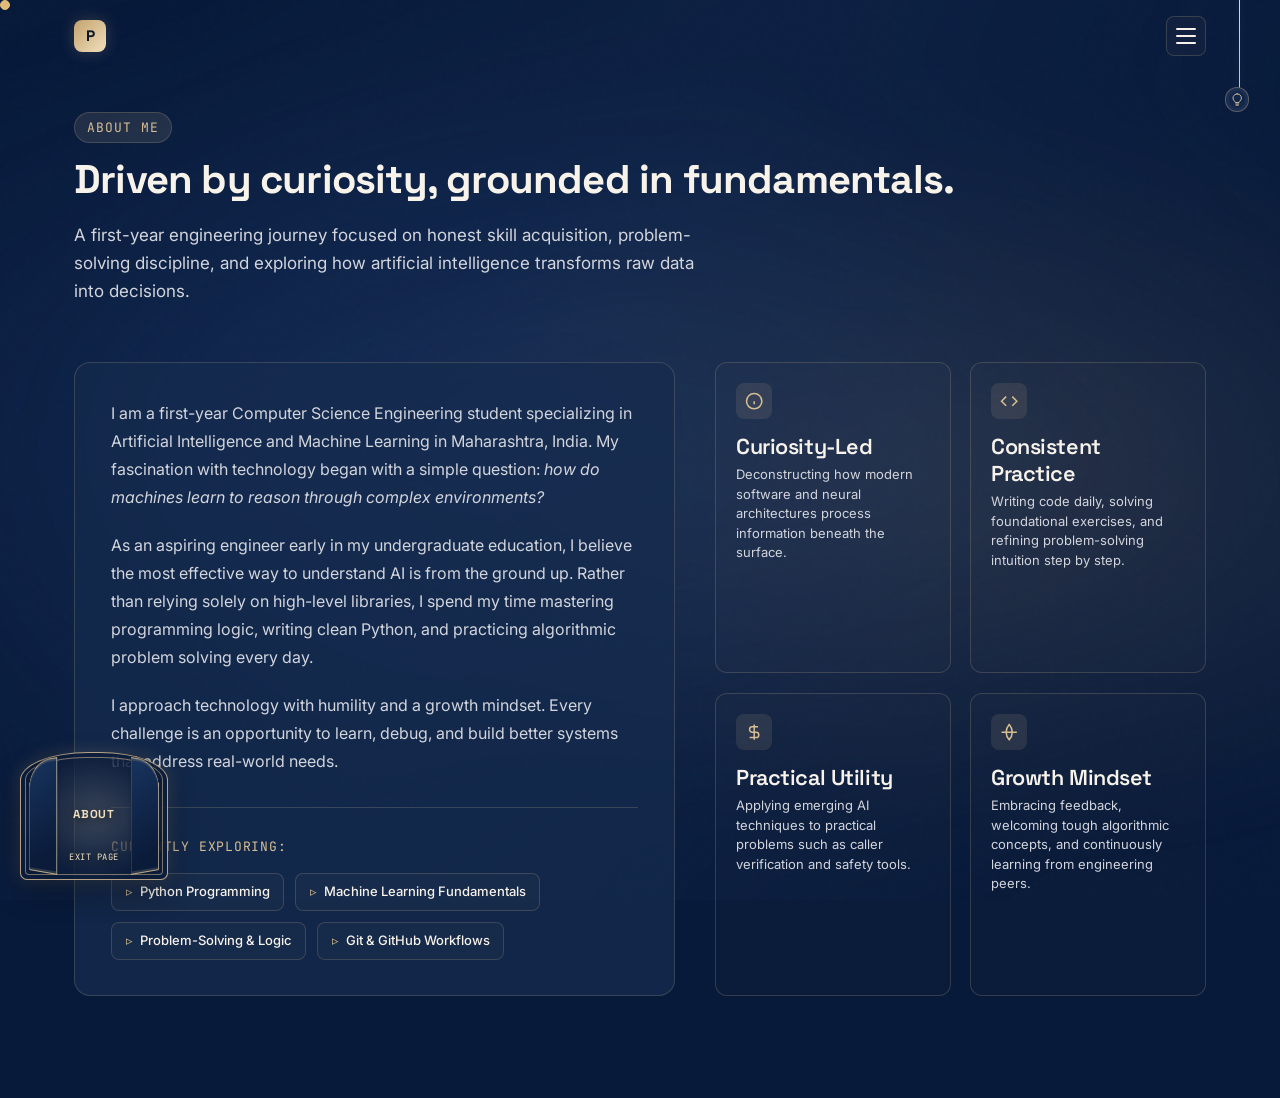
<file: about.html>
<!DOCTYPE html>
<html lang="en">
<head>
  <meta charset="UTF-8">
  <meta name="viewport" content="width=device-width, initial-scale=1.0">
  <meta name="robots" content="noindex, follow">
  <meta http-equiv="refresh" content="0; url=index.html#about">
  <title>About | Parag Rajeshkumar Sanghavi</title>
  <script>window.location.replace('index.html#about');</script>
</head>
<body>
  <p>This page is now part of the <a href="index.html#about">one-page portfolio</a>.</p>
</body>
</html>
</file>
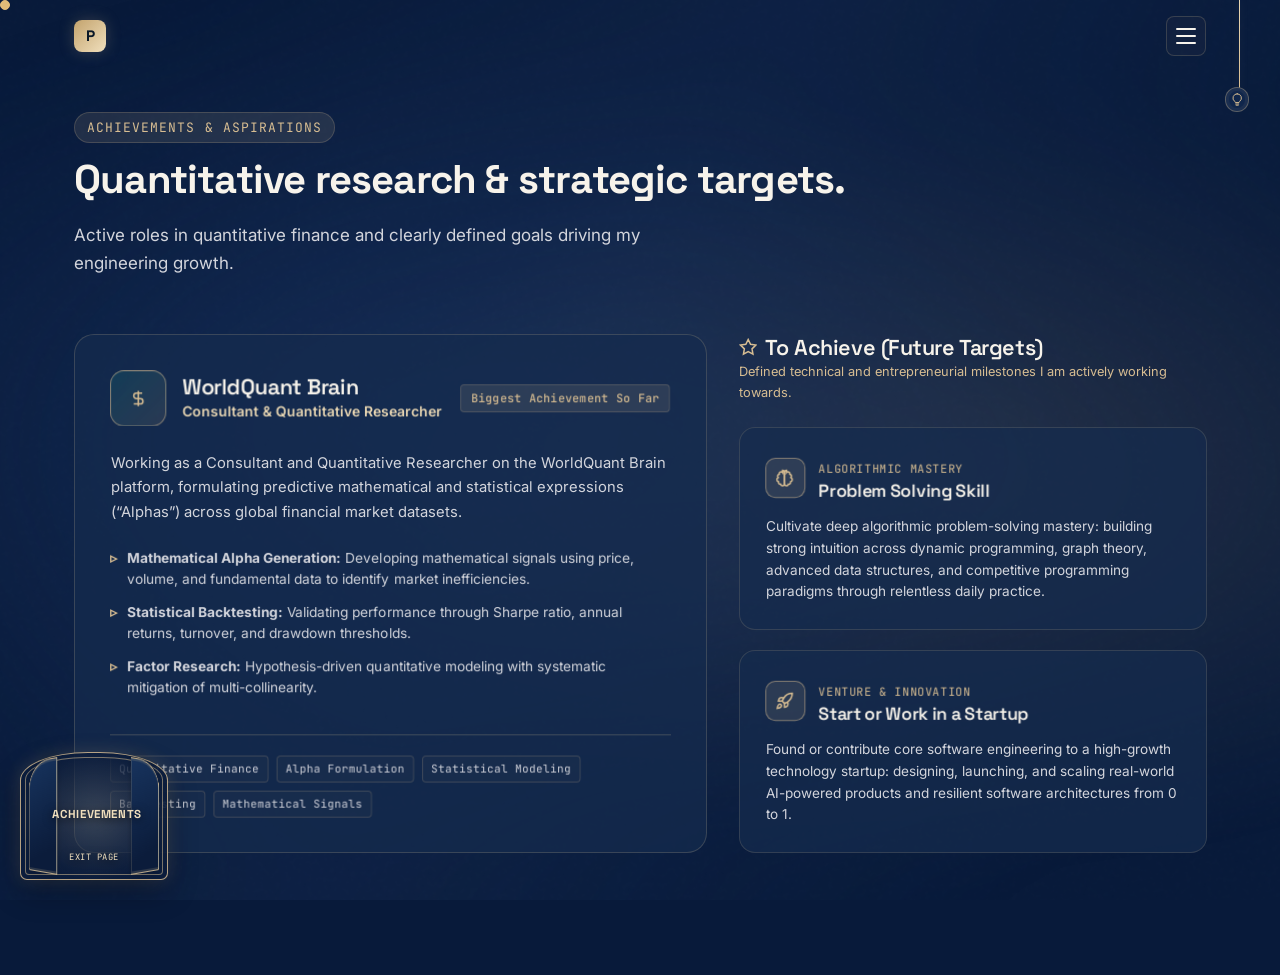
<file: achievements.html>
<!DOCTYPE html>
<html lang="en">
<head>
  <meta charset="UTF-8">
  <meta name="viewport" content="width=device-width, initial-scale=1.0">
  <meta name="robots" content="noindex, follow">
  <meta http-equiv="refresh" content="0; url=index.html#achievements">
  <title>Achievements | Parag Rajeshkumar Sanghavi</title>
  <script>window.location.replace('index.html#achievements');</script>
</head>
<body>
  <p>This page is now part of the <a href="index.html#achievements">one-page portfolio</a>.</p>
</body>
</html>
</file>
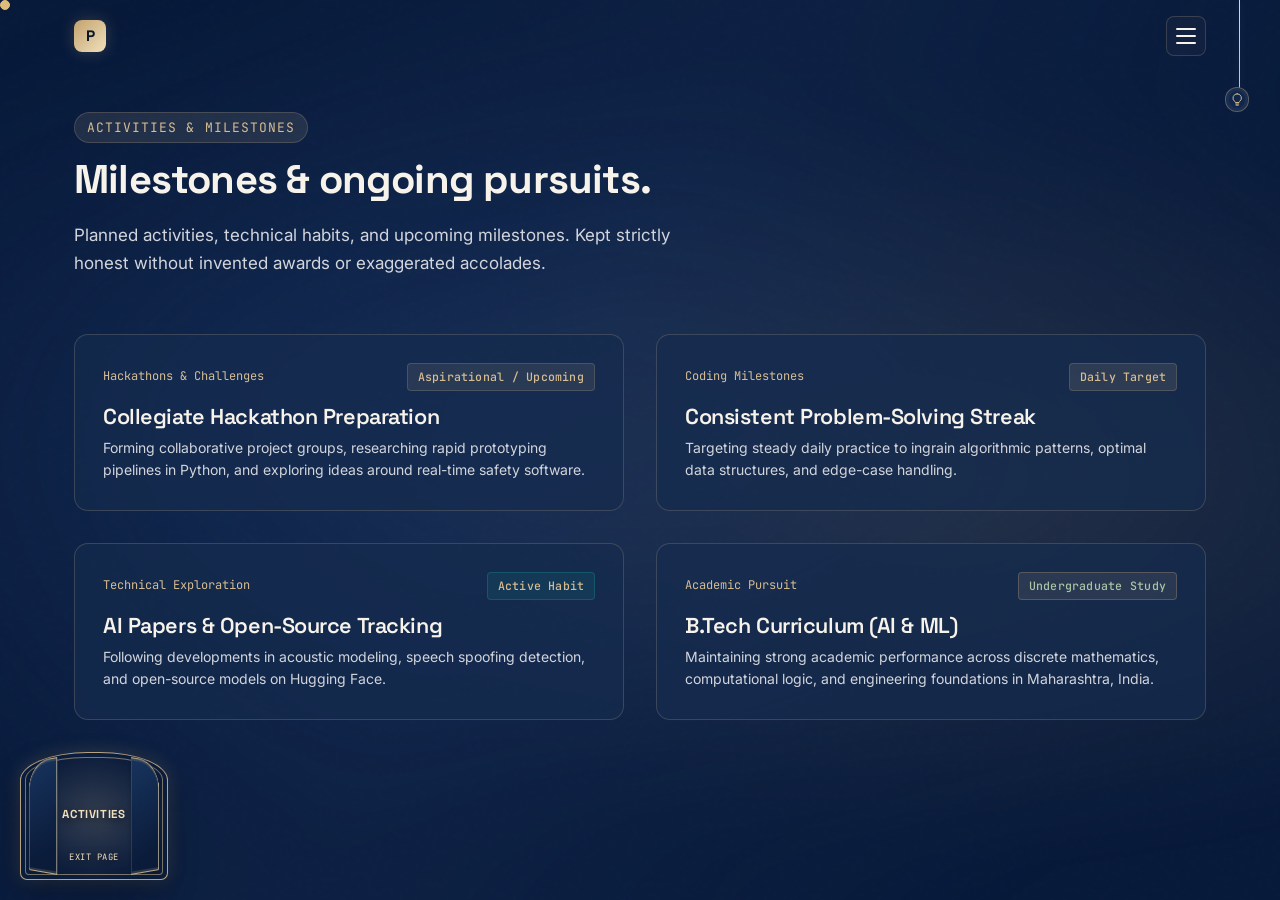
<file: activities.html>
<!DOCTYPE html>
<html lang="en">
<head>
  <meta charset="UTF-8">
  <meta name="viewport" content="width=device-width, initial-scale=1.0">
  <meta name="robots" content="noindex, follow">
  <meta http-equiv="refresh" content="0; url=index.html#activities">
  <title>Activities | Parag Rajeshkumar Sanghavi</title>
  <script>window.location.replace('index.html#activities');</script>
</head>
<body>
  <p>This page is now part of the <a href="index.html#activities">one-page portfolio</a>.</p>
</body>
</html>
</file>
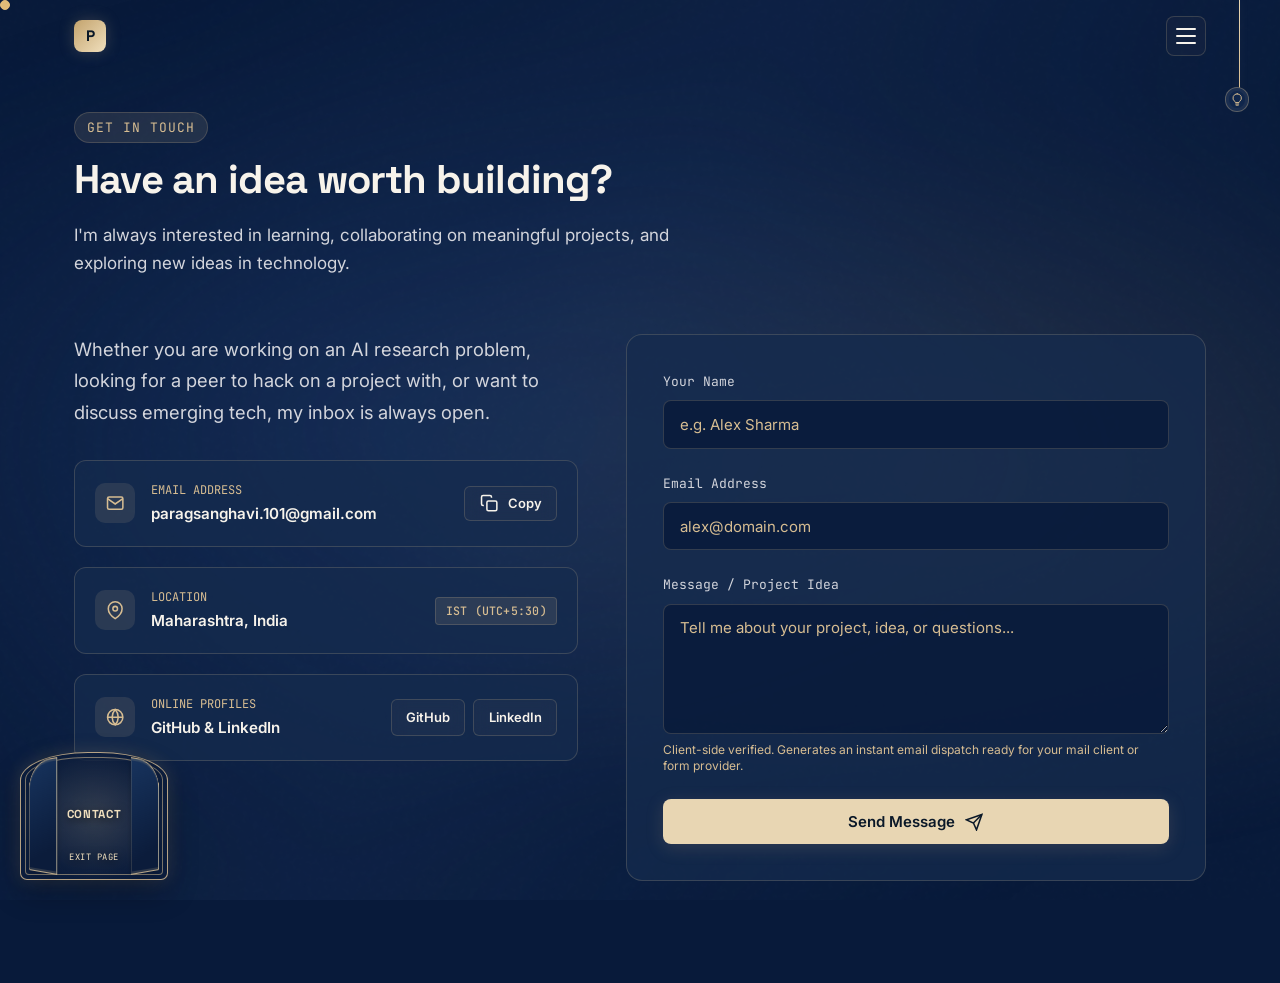
<file: contact.html>
<!DOCTYPE html>
<html lang="en">
<head>
  <meta charset="UTF-8">
  <meta name="viewport" content="width=device-width, initial-scale=1.0">
  <meta name="robots" content="noindex, follow">
  <meta http-equiv="refresh" content="0; url=index.html#contact">
  <title>Contact | Parag Rajeshkumar Sanghavi</title>
  <script>window.location.replace('index.html#contact');</script>
</head>
<body>
  <p>This page is now part of the <a href="index.html#contact">one-page portfolio</a>.</p>
</body>
</html>
</file>
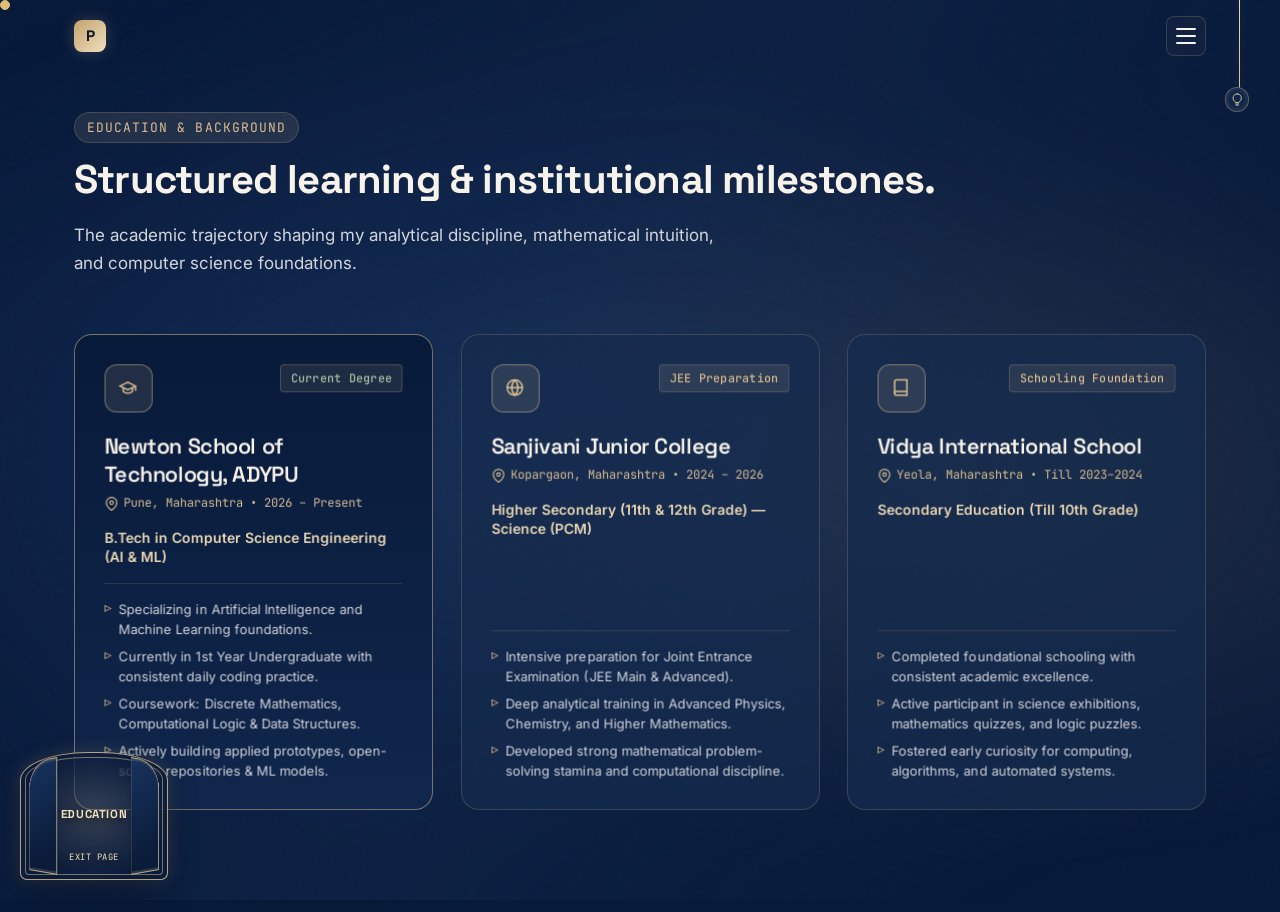
<file: education.html>
<!DOCTYPE html>
<html lang="en">
<head>
  <meta charset="UTF-8">
  <meta name="viewport" content="width=device-width, initial-scale=1.0">
  <meta name="robots" content="noindex, follow">
  <meta http-equiv="refresh" content="0; url=index.html#education">
  <title>Education | Parag Rajeshkumar Sanghavi</title>
  <script>window.location.replace('index.html#education');</script>
</head>
<body>
  <p>This page is now part of the <a href="index.html#education">one-page portfolio</a>.</p>
</body>
</html>
</file>
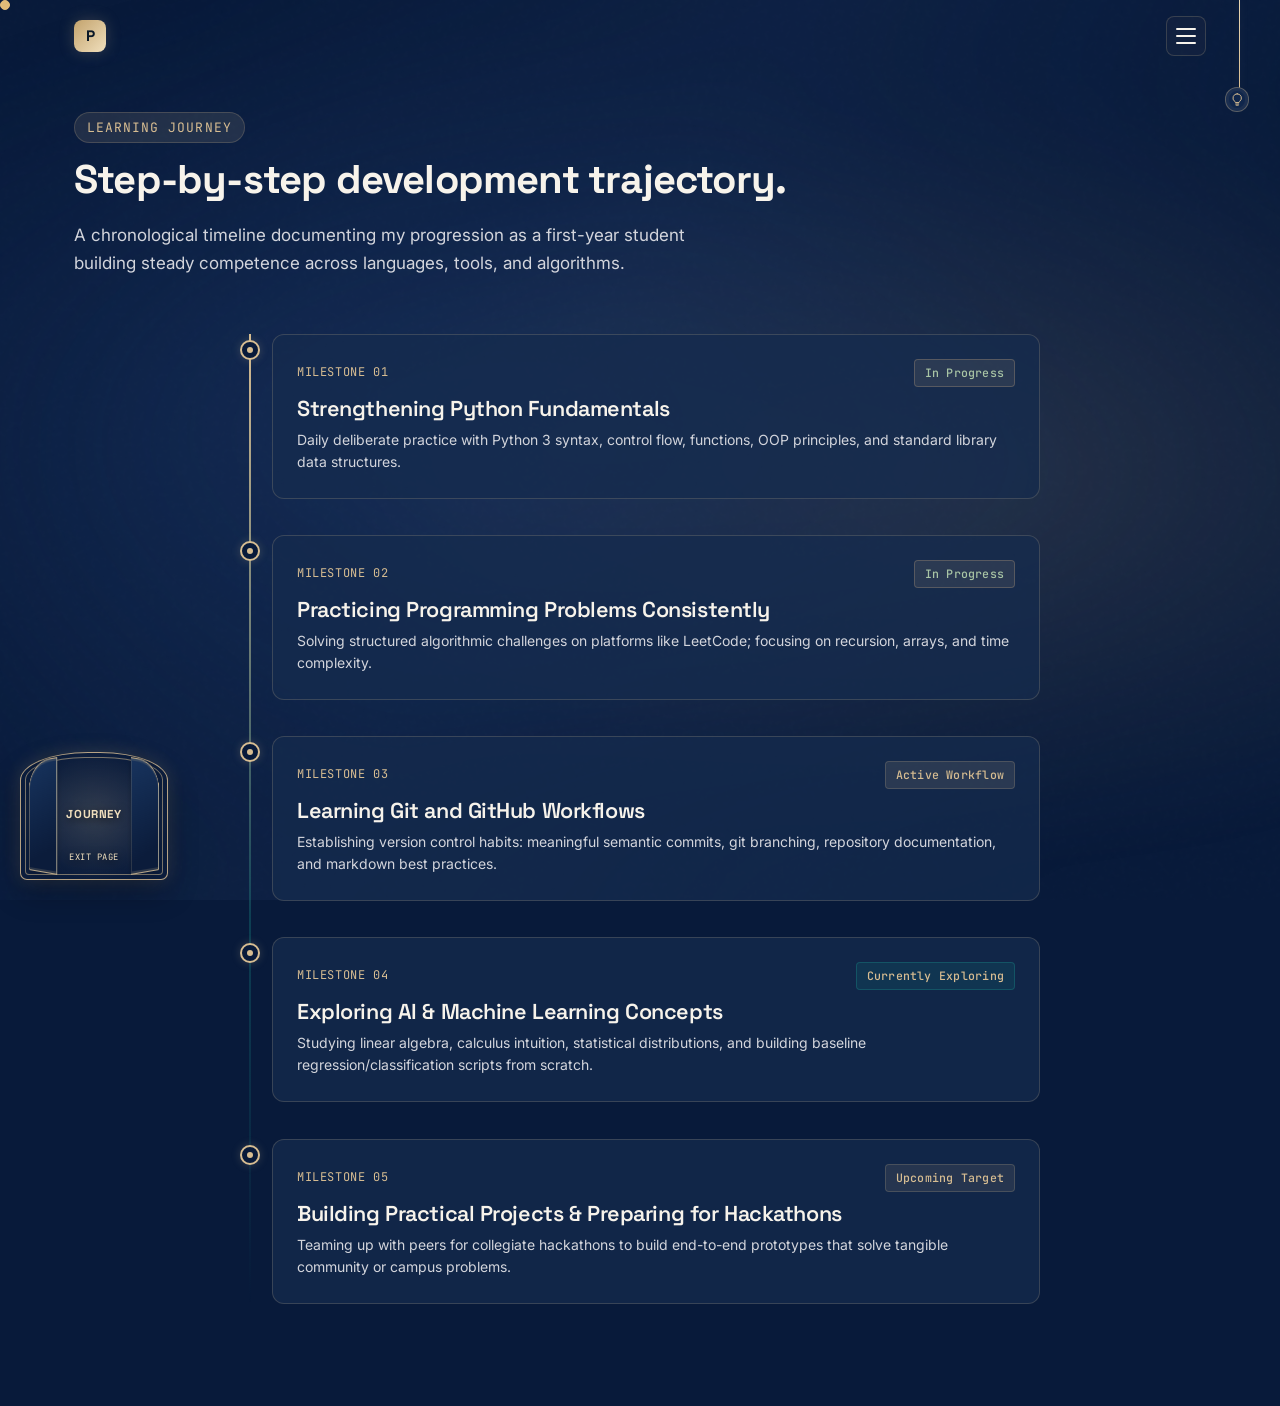
<file: journey.html>
<!DOCTYPE html>
<html lang="en">
<head>
  <meta charset="UTF-8">
  <meta name="viewport" content="width=device-width, initial-scale=1.0">
  <meta name="robots" content="noindex, follow">
  <meta http-equiv="refresh" content="0; url=index.html#journey">
  <title>Journey | Parag Rajeshkumar Sanghavi</title>
  <script>window.location.replace('index.html#journey');</script>
</head>
<body>
  <p>This page is now part of the <a href="index.html#journey">one-page portfolio</a>.</p>
</body>
</html>
</file>
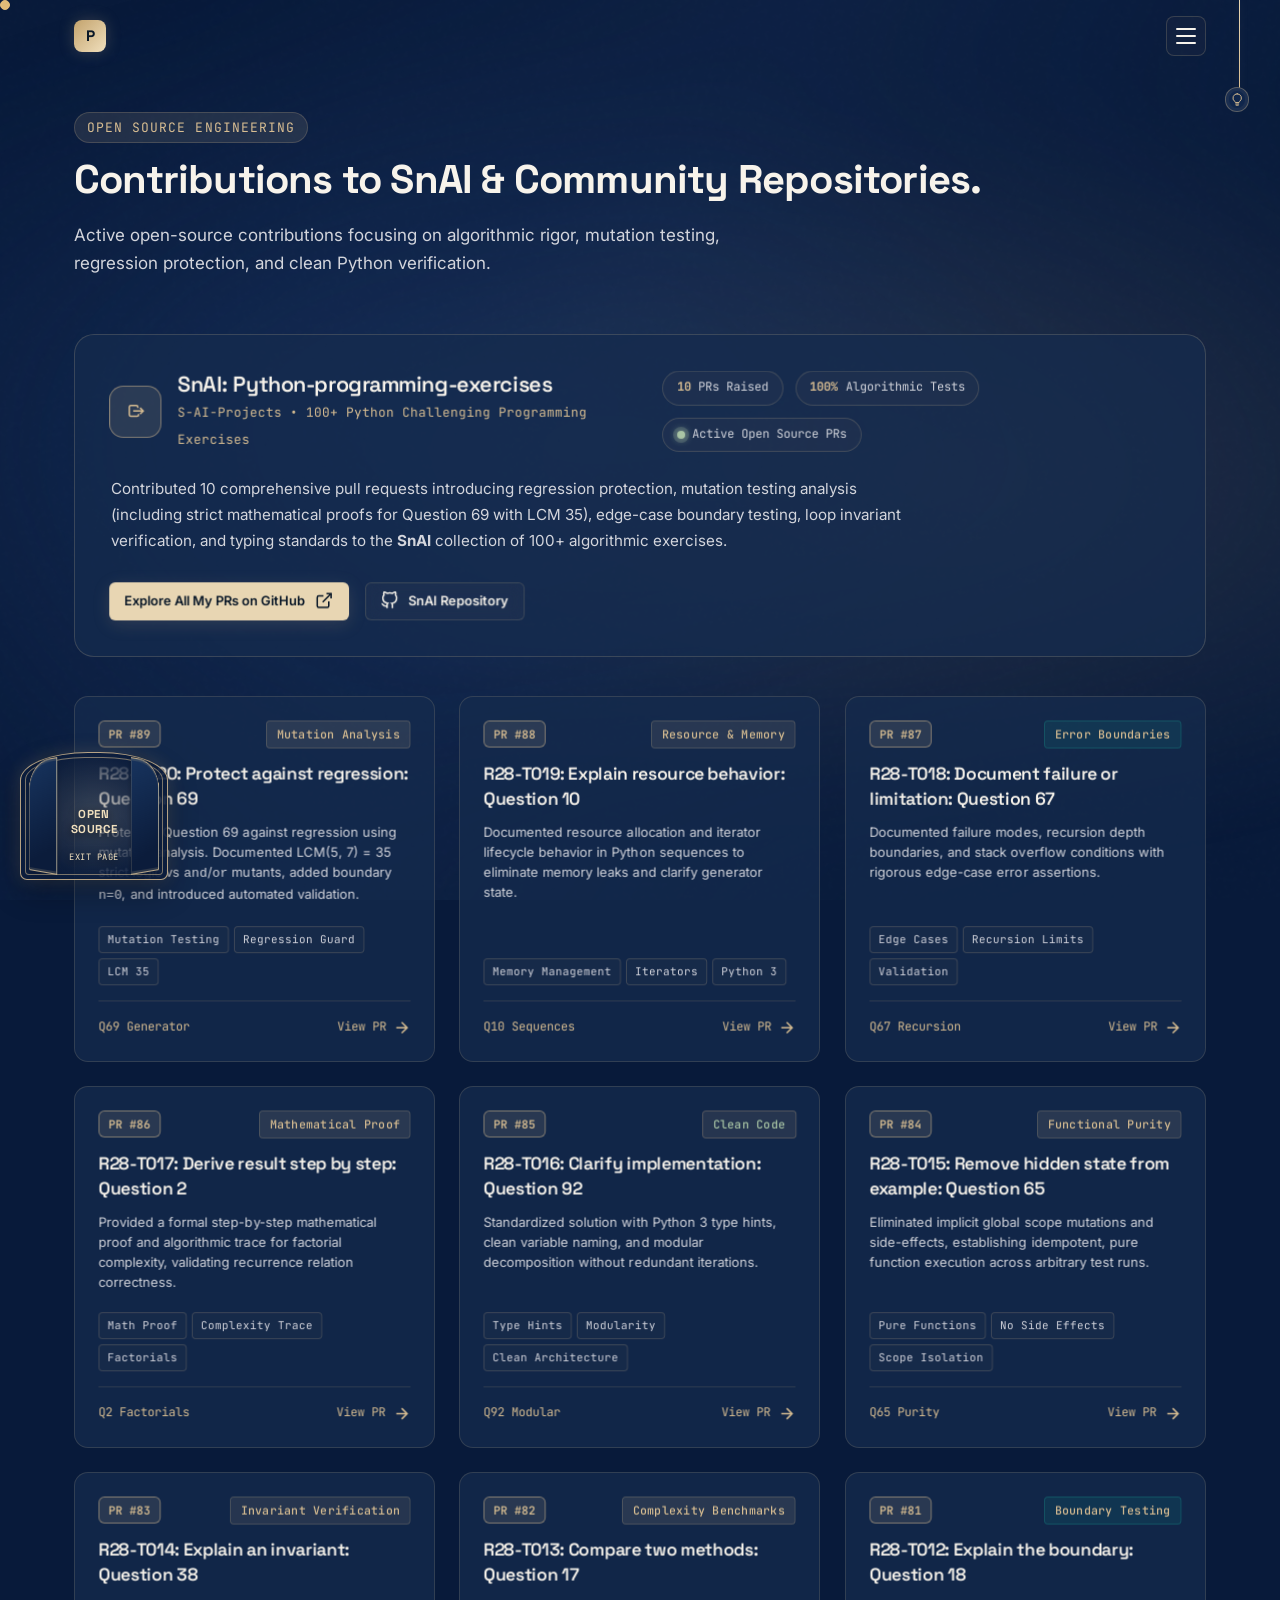
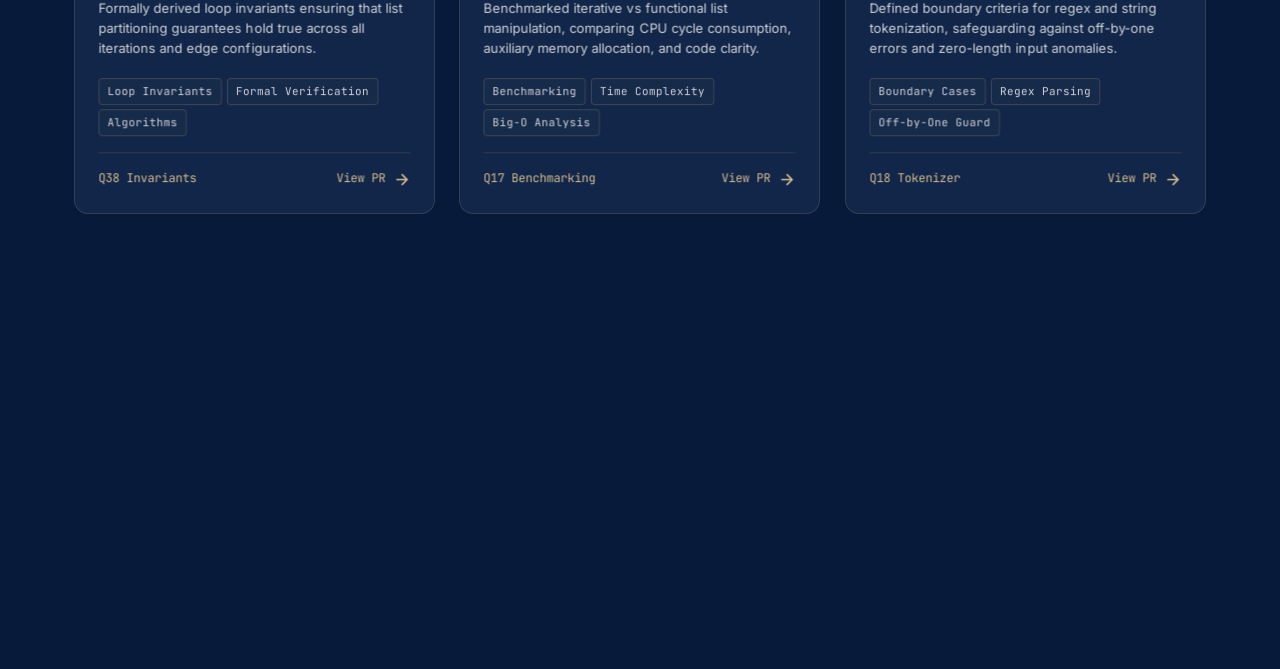
<file: open-source.html>
<!DOCTYPE html>
<html lang="en">
<head>
  <meta charset="UTF-8">
  <meta name="viewport" content="width=device-width, initial-scale=1.0">
  <meta name="robots" content="noindex, follow">
  <meta http-equiv="refresh" content="0; url=index.html#opensource">
  <title>Open Source | Parag Rajeshkumar Sanghavi</title>
  <script>window.location.replace('index.html#opensource');</script>
</head>
<body>
  <p>This page is now part of the <a href="index.html#opensource">one-page portfolio</a>.</p>
</body>
</html>
</file>
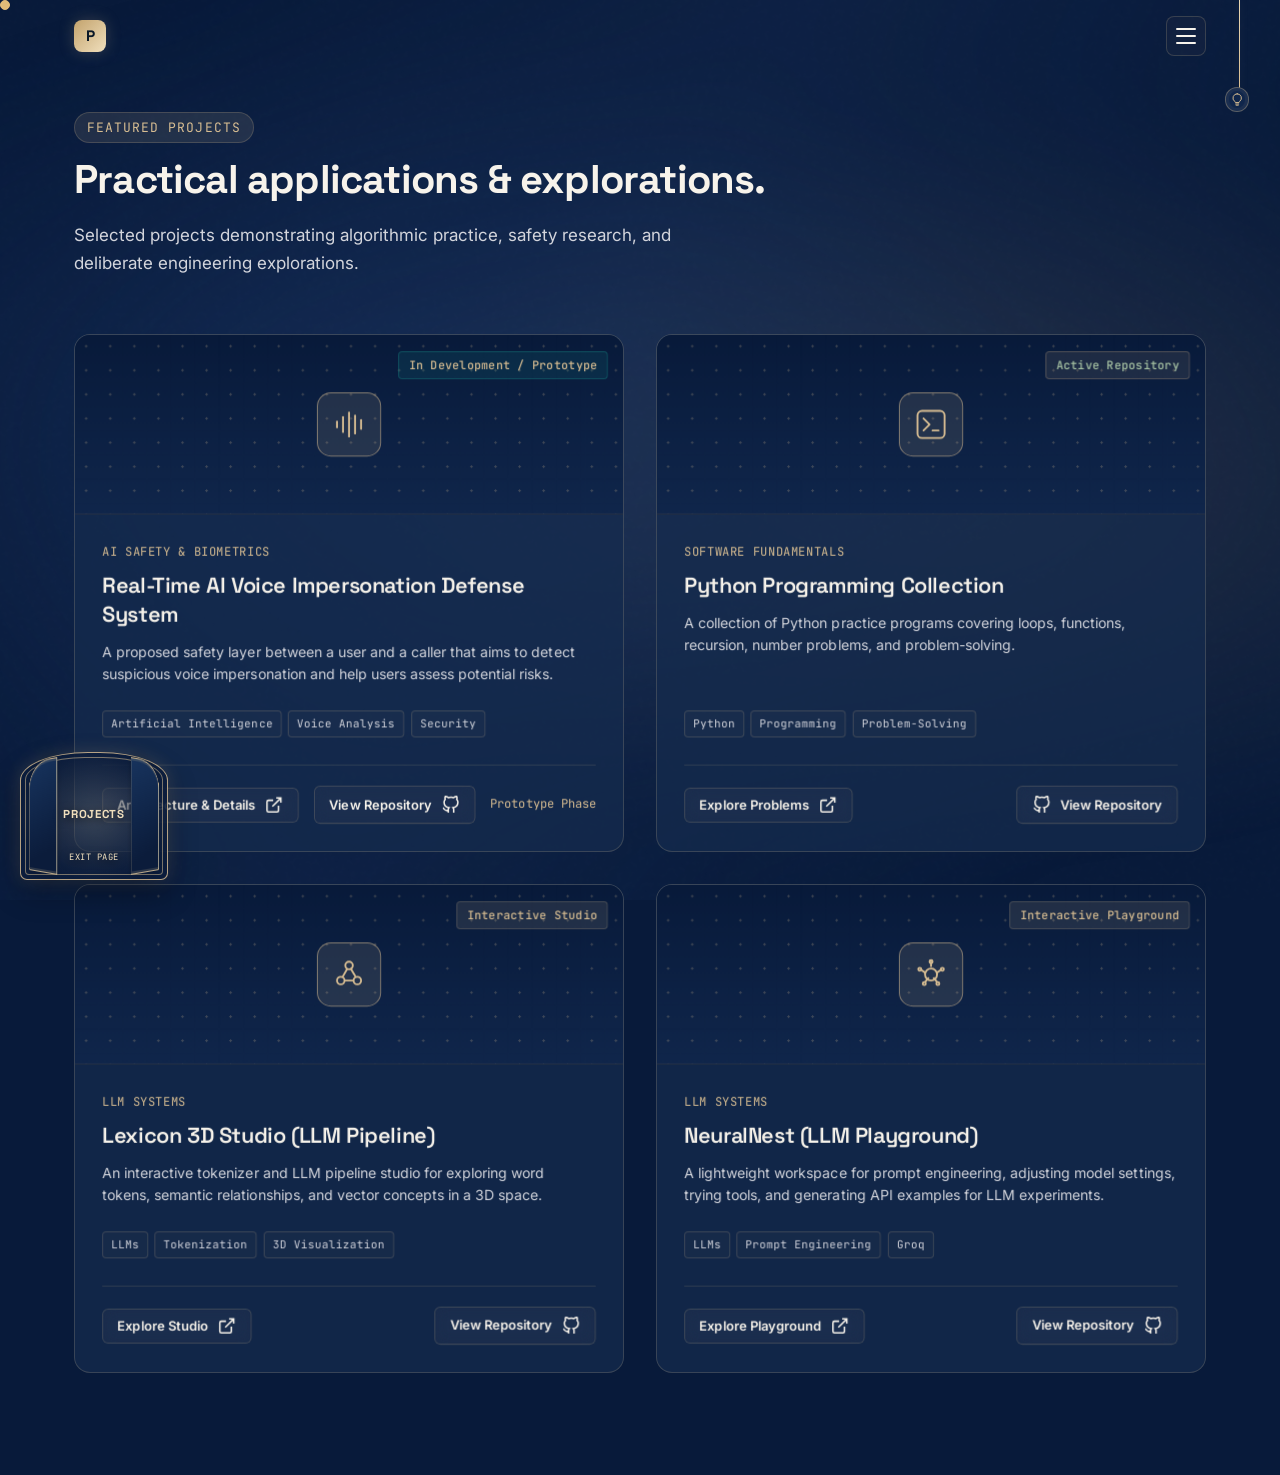
<file: projects.html>
<!DOCTYPE html>
<html lang="en">
<head>
  <meta charset="UTF-8">
  <meta name="viewport" content="width=device-width, initial-scale=1.0">
  <meta name="robots" content="noindex, follow">
  <meta http-equiv="refresh" content="0; url=index.html#projects">
  <title>Projects | Parag Rajeshkumar Sanghavi</title>
  <script>window.location.replace('index.html#projects');</script>
</head>
<body>
  <p>This page is now part of the <a href="index.html#projects">one-page portfolio</a>.</p>
</body>
</html>
</file>
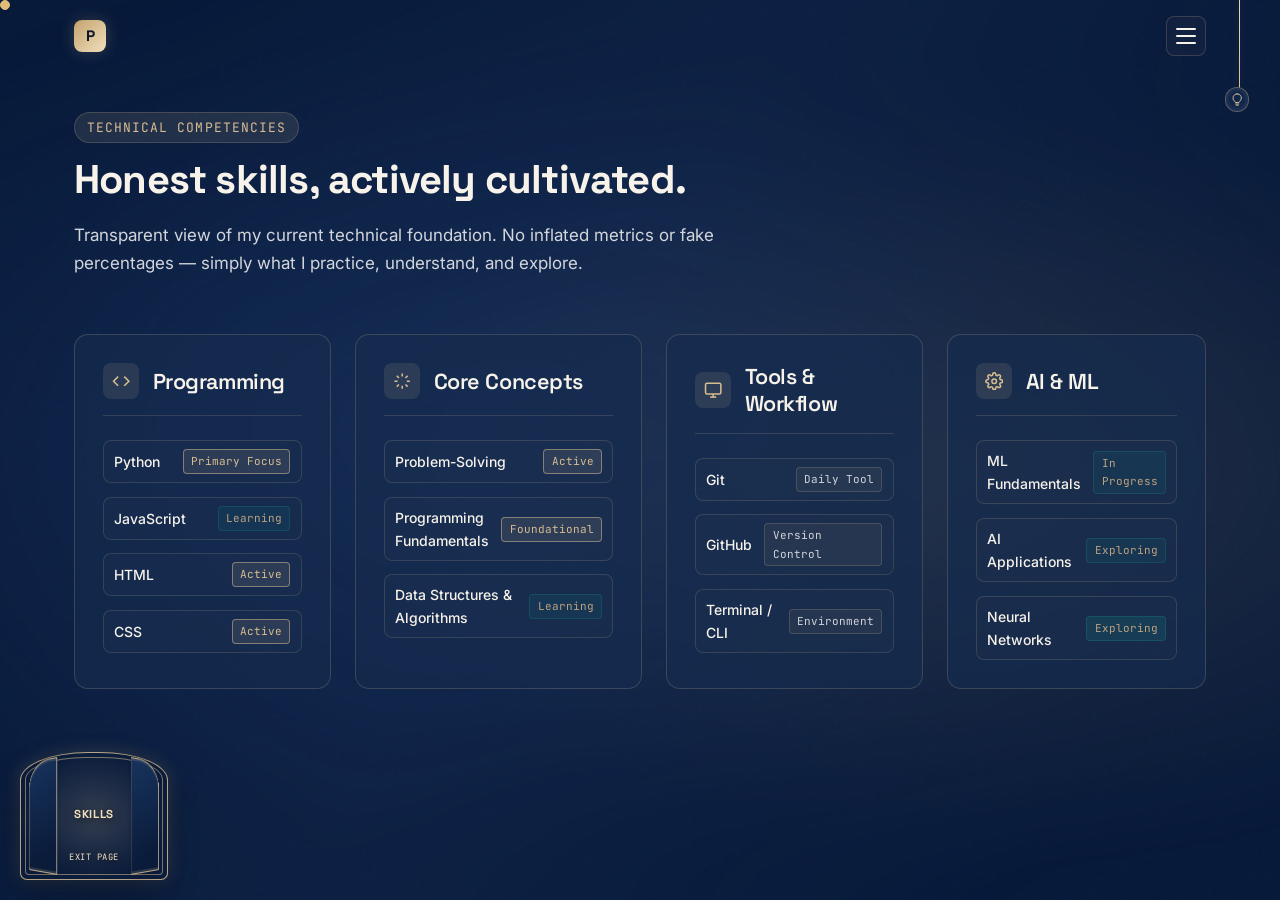
<file: skills.html>
<!DOCTYPE html>
<html lang="en">
<head>
  <meta charset="UTF-8">
  <meta name="viewport" content="width=device-width, initial-scale=1.0">
  <meta name="robots" content="noindex, follow">
  <meta http-equiv="refresh" content="0; url=index.html#skills">
  <title>Skills | Parag Rajeshkumar Sanghavi</title>
  <script>window.location.replace('index.html#skills');</script>
</head>
<body>
  <p>This page is now part of the <a href="index.html#skills">one-page portfolio</a>.</p>
</body>
</html>
</file>
<file: css/main.css>
/**
 * Parag Rajeshkumar Sanghavi - Design System & Main Stylesheet
 * A royal, editorial palette in sapphire and champagne.
 */

:root {
  color-scheme: dark;
  /* Deep sapphire and champagne beige */
  --bg-deep: #081a3a;
  --bg-surface: #10264b;
  --bg-card: rgba(22, 43, 78, 0.72);
  --bg-card-hover: rgba(31, 56, 95, 0.86);
  --bg-glass: rgba(8, 26, 58, 0.94);
  --bg-input: rgba(8, 26, 58, 0.8);

  /* Typography Colors */
  --text-primary: #f7f3eb;
  --text-secondary: #d3d5dc;
  --text-muted: #d7bd92;
  --text-faint: #d7bd92;

  /* Borders & Lines */
  --border-subtle: rgba(215, 189, 146, 0.2);
  --border-card: rgba(215, 189, 146, 0.16);
  --border-hover: rgba(215, 189, 146, 0.52);
  --border-active: rgba(215, 189, 146, 0.76);

  --accent: #d7bd92;
  --accent-light: #e8d6b3;
  --accent-dark: #081a3a;
  --accent-glow: rgba(215, 189, 146, 0.22);
  --accent-gradient: linear-gradient(135deg, #c3a36d 0%, #f0dfbd 100%);
  --accent-soft: rgba(215, 189, 146, 0.12);
  --wallpaper-sapphire: rgba(52, 89, 153, 0.3);
  --wallpaper-champagne: rgba(215, 189, 146, 0.17);
  --wallpaper-ribbon: rgba(75, 111, 172, 0.12);

  /* Status Colors */
  --success: #a9c5a5;
  --success-glow: rgba(169, 197, 165, 0.2);
  --warning: #d7bd92;
  --warning-glow: rgba(215, 189, 146, 0.2);

  /* Fonts */
  --font-sans: 'Inter', -apple-system, BlinkMacSystemFont, 'Segoe UI', Roboto, sans-serif;
  --font-display: 'Space Grotesk', -apple-system, BlinkMacSystemFont, sans-serif;
  --font-mono: 'JetBrains Mono', 'Fira Code', 'Courier New', monospace;

  /* Shadows */
  --shadow-sm: 0 2px 8px rgba(0, 0, 0, 0.35);
  --shadow-md: 0 8px 30px rgba(0, 0, 0, 0.5);
  --shadow-glow: 0 0 35px var(--accent-glow);

  /* Transitions */
  --ease-spring: cubic-bezier(0.16, 1, 0.3, 1);
  --transition-normal: 0.25s cubic-bezier(0.16, 1, 0.3, 1);
  --transition-fast: 0.15s ease;
}

[data-theme="champagne"] {
  color-scheme: light;
  --bg-deep: #fbf9f4;
  --bg-surface: #fffdf9;
  --bg-card: rgba(255, 255, 255, 0.78);
  --bg-card-hover: rgba(255, 255, 255, 0.96);
  --bg-glass: rgba(251, 249, 244, 0.94);
  --bg-input: rgba(255, 255, 255, 0.88);
  --text-primary: #182746;
  --text-secondary: #4a5364;
  --text-muted: #806b4e;
  --text-faint: #806b4e;
  --border-subtle: rgba(151, 123, 80, 0.24);
  --border-card: rgba(151, 123, 80, 0.2);
  --border-hover: rgba(151, 123, 80, 0.48);
  --border-active: rgba(151, 123, 80, 0.68);
  --accent: #96794e;
  --accent-light: #b69a6b;
  --accent-dark: #fbf9f4;
  --accent-glow: rgba(166, 135, 85, 0.18);
  --accent-gradient: linear-gradient(135deg, #a88958 0%, #decba7 100%);
  --accent-soft: rgba(166, 135, 85, 0.12);
  --wallpaper-sapphire: rgba(208, 190, 157, 0.18);
  --wallpaper-champagne: rgba(232, 218, 191, 0.36);
  --wallpaper-ribbon: rgba(255, 255, 255, 0.4);
  --success: #4f775b;
  --success-glow: rgba(79, 119, 91, 0.16);
  --warning: #96794e;
  --warning-glow: rgba(150, 121, 78, 0.16);
  --shadow-sm: 0 2px 8px rgba(37, 31, 21, 0.08);
  --shadow-md: 0 8px 30px rgba(37, 31, 21, 0.12);
}

/* Base Reset */
*,
*::before,
*::after {
  box-sizing: border-box;
  margin: 0;
  padding: 0;
}

html {
  font-size: 16px;
  scroll-behavior: smooth;
  -webkit-text-size-adjust: 100%;
}

body {
  font-family: var(--font-sans);
  background-color: var(--bg-deep);
  color: var(--text-primary);
  line-height: 1.65;
  overflow-x: hidden;
  position: relative;
  min-height: 100vh;
  -webkit-font-smoothing: antialiased;
  -moz-osx-font-smoothing: grayscale;
}

/* Subtle animated wallpaper with a continuously drifting color field. */
.aurora-bg {
  position: fixed;
  inset: 0;
  overflow: hidden;
  pointer-events: none;
  z-index: 0;
  background: var(--bg-deep);
}

.aurora-bg::after {
  content: '';
  position: absolute;
  inset: -38%;
  z-index: 0;
  background:
    radial-gradient(ellipse at 38% 48%, var(--wallpaper-sapphire), transparent 36%),
    radial-gradient(ellipse at 66% 52%, var(--wallpaper-champagne), transparent 32%),
    linear-gradient(118deg, transparent 28%, var(--wallpaper-ribbon) 47%, transparent 70%);
  filter: blur(46px);
  opacity: 0.76;
  will-change: transform;
  animation: wallpaper-drift 38s ease-in-out infinite alternate;
}

.aurora-bg::before {
  content: '';
  position: absolute;
  inset: 0;
  z-index: 4;
  pointer-events: none;
  opacity: 0.025;
  background-image: url("data:image/svg+xml,%3Csvg viewBox='0 0 180 180' xmlns='http://www.w3.org/2000/svg'%3E%3Cfilter id='n'%3E%3CfeTurbulence type='fractalNoise' baseFrequency='.92' numOctaves='3' stitchTiles='stitch'/%3E%3C/filter%3E%3Crect width='100%25' height='100%25' filter='url(%23n)' opacity='.5'/%3E%3C/svg%3E");
}

[data-theme="champagne"] ::selection {
  background: #d7bd92;
  color: #182746;
}

.scroll-progress {
  position: fixed;
  top: 0;
  left: 0;
  width: 100%;
  height: 3px;
  z-index: 102;
  pointer-events: none;
}

.scroll-progress span {
  display: block;
  width: 100%;
  height: 100%;
  background: var(--accent-gradient);
  transform: scaleX(0);
  transform-origin: left center;
  will-change: transform;
}

.page-loader {
  position: fixed;
  inset: 0;
  z-index: 10001;
  display: flex;
  flex-direction: column;
  align-items: center;
  justify-content: center;
  gap: 1rem;
  color: var(--text-primary);
  background: var(--bg-deep);
  animation: loader-fallback-dismiss 4s forwards;
}

.page-loader.is-hidden {
  animation: loader-exit 0.45s ease forwards;
}

.loader-spinner {
  width: 3rem;
  height: 3rem;
  border: 2px solid rgba(191, 161, 129, 0.2);
  border-top-color: var(--accent-light);
  border-right-color: var(--accent);
  border-radius: 50%;
  animation: loader-spin 0.9s linear infinite;
}

.loader-label {
  font-family: var(--font-mono);
  font-size: 0.75rem;
  letter-spacing: 0.14em;
  text-transform: uppercase;
  color: var(--text-secondary);
  animation: loader-label-pulse 1.4s ease-in-out infinite;
}

/* Body lock when mobile menu or modal is active */
body.nav-lock,
body.modal-lock {
  overflow: hidden;
}

/* Selection Color */
::selection {
  background: var(--accent);
  color: #0A1828;
}

/* Accessible Skip Link */
.skip-link {
  position: absolute;
  top: -60px;
  left: 1rem;
  background: var(--accent);
  color: #0A1828;
  padding: 0.5rem 1rem;
  font-weight: 600;
  font-size: 0.875rem;
  z-index: 9999;
  border-radius: 4px;
  transition: top var(--transition-fast);
}

.skip-link:focus {
  top: 1rem;
}

/* Typography Defaults */
h1,
h2,
h3,
h4,
h5,
h6 {
  font-family: var(--font-display);
  color: var(--text-primary);
  line-height: 1.25;
  letter-spacing: -0.02em;
}

h1 {
  font-size: clamp(2.25rem, 5vw + 1rem, 3.75rem);
  font-weight: 700;
}

h2 {
  font-size: clamp(1.75rem, 3vw + 0.5rem, 2.5rem);
  font-weight: 700;
}

h3 {
  font-size: 1.35rem;
  font-weight: 600;
}

h4 {
  font-size: 1.1rem;
  font-weight: 600;
}

p {
  color: var(--text-secondary);
  font-size: 1rem;
}

a {
  color: inherit;
  text-decoration: none;
  transition: color var(--transition-fast);
}

/* Layout Utilities */
.container {
  width: 100%;
  max-width: 1180px;
  margin-left: auto;
  margin-right: auto;
  padding-left: 1.5rem;
  padding-right: 1.5rem;
  position: relative;
  z-index: 1;
}

.section {
  padding-top: clamp(4.5rem, 8vw, 7.5rem);
  padding-bottom: clamp(4.5rem, 8vw, 7.5rem);
  position: relative;
}

main section[id] {
  scroll-margin-top: 5rem;
}

.section-header {
  margin-bottom: 3.5rem;
  text-align: left;
}

.section-header.text-center {
  text-align: center;
}

.section-tag {
  display: inline-flex;
  align-items: center;
  gap: 0.5rem;
  font-family: var(--font-mono);
  font-size: 0.8125rem;
  letter-spacing: 0.08em;
  text-transform: uppercase;
  color: var(--accent);
  margin-bottom: 0.75rem;
  padding: 0.25rem 0.75rem;
  background: var(--accent-soft);
  border: 1px solid var(--border-subtle);
  border-radius: 9999px;
}

.section-title {
  margin-bottom: 1rem;
  font-size: clamp(1.75rem, 3vw + 0.5rem, 2.5rem);
  font-weight: 700;
}

.section h2:not(.section-title) {
  font-size: 1.35rem;
  font-weight: 600;
}

.section h3 {
  font-size: 1.1rem;
  font-weight: 600;
}

.section-description {
  max-width: 650px;
  font-size: 1.0625rem;
  color: var(--text-secondary);
}

.section-header.text-center .section-description {
  margin-left: auto;
  margin-right: auto;
}

/* Helper Text Classes */
.text-gradient {
  background: linear-gradient(110deg, var(--accent) 0%, var(--accent-light) 100%);
  -webkit-background-clip: text;
  -webkit-text-fill-color: transparent;
}

.text-accent {
  color: var(--accent);
}

.text-muted {
  color: var(--text-muted);
}

.text-xs {
  font-size: 0.75rem;
}

.font-mono {
  font-family: var(--font-mono);
}

/* Grid Utilities */
.grid-2 {
  display: grid;
  grid-template-columns: 1fr;
  gap: 2rem;
}

.grid-3 {
  display: grid;
  grid-template-columns: 1fr;
  gap: 1.75rem;
}

.grid-4 {
  display: grid;
  grid-template-columns: 1fr;
  gap: 1.5rem;
}

@media (min-width: 640px) {
  .grid-2 {
    grid-template-columns: repeat(2, 1fr);
  }

  .grid-4 {
    grid-template-columns: repeat(2, 1fr);
  }
}

@media (min-width: 1024px) {
  .grid-3 {
    grid-template-columns: repeat(3, 1fr);
  }

  .grid-4 {
    grid-template-columns: repeat(4, 1fr);
  }
}

@media (min-width: 868px) {
  .section {
    padding-top: clamp(7rem, 8vw, 8rem);
  }

  main section[id] {
    scroll-margin-top: 7rem;
  }
}
</file>
<file: css/components.css>
/**
 * Parag Rajeshkumar Sanghavi - Components Stylesheet
 * High-end UI components: cards, buttons, badges, navigation, modals, and forms.
 */

/* ==========================================================================
   1. NAVIGATION HEADER
   ========================================================================== */
.header {
  position: fixed;
  top: 0;
  left: 0;
  width: 100%;
  height: 7rem;
  z-index: 100;
  transition: background-color var(--transition-normal), border-color var(--transition-normal), backdrop-filter var(--transition-normal);
  border-bottom: 1px solid transparent;
}

.header.scrolled {
  background-color: var(--bg-glass);
  backdrop-filter: blur(16px);
  -webkit-backdrop-filter: blur(16px);
  border-bottom-color: var(--border-subtle);
  box-shadow: 0 4px 20px rgba(0, 0, 0, 0.4);
}

.nav-container {
  display: flex;
  align-items: center;
  justify-content: space-between;
  height: 4.5rem;
  position: relative;
}

.nav-brand {
  display: flex;
  align-items: center;
  gap: 0.75rem;
  font-family: var(--font-display);
  font-weight: 700;
  font-size: 1.15rem;
  color: var(--text-primary);
  letter-spacing: -0.01em;
}

.brand-symbol {
  width: 2rem;
  height: 2rem;
  background: var(--accent-gradient);
  border-radius: 8px;
  display: inline-flex;
  align-items: center;
  justify-content: center;
  color: #0A1828;
  font-weight: 800;
  font-size: 0.95rem;
  box-shadow: 0 0 16px var(--accent-glow);
}

.brand-text {
  display: flex;
  flex-direction: column;
}

.brand-name {
  font-size: clamp(0.75rem, 3.8vw, 1.15rem);
  line-height: 1.1;
}

.brand-sub {
  font-size: 0.6875rem;
  font-family: var(--font-mono);
  color: var(--text-muted);
  letter-spacing: 0.04em;
}

.nav-menu {
  position: relative;
  top: auto;
  right: auto;
  width: 100%;
  max-height: none;
  overflow: visible;
  display: grid;
  grid-template-columns: repeat(5, minmax(0, 1fr));
  gap: 1rem;
  list-style: none;
  padding: 0;
  border: 0;
  border-radius: 0;
  background: transparent;
  box-shadow: none;
}

.nav-item {
  position: relative;
}

.nav-link {
  position: relative;
  display: flex;
  min-height: 7rem;
  align-items: flex-end;
  justify-content: center;
  overflow: hidden;
  padding: 0.9rem 1.4rem 1rem;
  border: 1px solid rgba(215, 189, 146, 0.4);
  border-radius: 42% 42% 9px 9px / 18% 18% 9px 9px;
  background:
    linear-gradient(155deg, rgba(239, 218, 180, 0.13), transparent 48%),
    linear-gradient(165deg, #17335d 0%, #0b1c3b 76%);
  perspective: 900px;
  box-shadow:
    inset 0 0 0 3px rgba(215, 189, 146, 0.08),
    inset 0 14px 28px rgba(255, 255, 255, 0.025),
    0 8px 18px rgba(0, 0, 0, 0.18);
  font-size: 0.84rem;
  font-weight: 600;
  color: var(--text-secondary);
  text-align: center;
  white-space: normal;
  transition:
    color var(--transition-fast),
    background-color var(--transition-fast),
    border-color var(--transition-fast),
    box-shadow var(--transition-fast);
}

.nav-link::before {
  content: '';
  position: absolute;
  inset: 0.36rem auto 0.36rem 0.36rem;
  width: calc(50% - 0.36rem);
  border: 1px solid rgba(215, 189, 146, 0.42);
  border-radius: 78% 0 0 4px / 23% 0 0 4px;
  background:
    radial-gradient(circle at 88% 57%, #fff2cc 0 0.12rem, #b9975d 0.13rem 0.24rem, transparent 0.25rem),
    linear-gradient(155deg, rgba(239, 218, 180, 0.16), transparent 48%),
    linear-gradient(165deg, #17335d 0%, #0b1c3b 76%);
  box-shadow: inset 0 0 0 2px rgba(215, 189, 146, 0.08);
  transform-origin: left center;
  transition: transform 0.48s var(--ease-spring), filter var(--transition-fast);
  pointer-events: none;
}

.nav-link::after {
  content: '';
  position: absolute;
  inset: 0.36rem 0.36rem 0.36rem 50%;
  border: 1px solid rgba(215, 189, 146, 0.42);
  border-radius: 0 78% 4px 0 / 0 23% 4px 0;
  background:
    radial-gradient(circle at 12% 57%, #fff2cc 0 0.12rem, #b9975d 0.13rem 0.24rem, transparent 0.25rem),
    linear-gradient(205deg, rgba(239, 218, 180, 0.16), transparent 48%),
    linear-gradient(195deg, #17335d 0%, #0b1c3b 76%);
  box-shadow: inset 0 0 0 2px rgba(215, 189, 146, 0.08);
  transform-origin: right center;
  transition: transform 0.48s var(--ease-spring), filter var(--transition-fast);
  pointer-events: none;
}

.door-title {
  position: relative;
  z-index: 1;
  max-width: 100%;
  color: #f0dfbd;
  font-family: var(--font-display);
  font-size: 0.78rem;
  font-weight: 700;
  letter-spacing: 0.075em;
  line-height: 1.3;
  text-transform: uppercase;
  text-shadow: 0 2px 12px rgba(0, 0, 0, 0.68);
}

.nav-link:hover {
  color: var(--text-primary);
  border-color: var(--accent-light);
  box-shadow:
    inset 0 0 0 3px rgba(215, 189, 146, 0.16),
    0 12px 26px rgba(0, 0, 0, 0.26),
    0 0 18px var(--accent-glow);
}

.nav-link:hover::before,
.nav-link:hover::after,
.nav-link.active::before,
.nav-link.active::after {
  filter: brightness(1.15);
}

.nav-link.active {
  border-color: var(--accent-light);
  box-shadow: inset 0 0 0 3px rgba(215, 189, 146, 0.17), 0 0 16px var(--accent-glow);
  animation: nav-active-breathe 4s ease-in-out infinite;
}

.nav-link.door-opening {
  z-index: 2;
  animation: door-frame-zoom 0.48s var(--ease-spring) both;
  box-shadow: inset 0 0 0 3px rgba(215, 189, 146, 0.2), 14px 12px 24px rgba(0, 0, 0, 0.34);
}

.nav-link.door-open::before {
  transform: rotateY(-78deg);
}

.nav-link.door-open::after {
  transform: rotateY(78deg);
}

.nav-link.door-opening::before {
  transform: rotateY(-78deg);
}

.nav-link.door-opening::after {
  transform: rotateY(78deg);
}

.return-door {
  position: fixed;
  bottom: 1.25rem;
  left: 1.25rem;
  z-index: 95;
  width: 9.25rem;
  min-height: 8rem;
  padding: 0.75rem;
  border: 1px solid rgba(215, 189, 146, 0.84);
  border-radius: 46% 46% 7px 7px / 22% 22% 7px 7px;
  background: radial-gradient(ellipse at center, rgba(215, 189, 146, 0.2), rgba(11, 28, 59, 0.92) 72%);
  box-shadow: 0 12px 30px rgba(0, 0, 0, 0.32), 0 0 18px rgba(215, 189, 146, 0.2);
  color: #f0dfbd;
  cursor: pointer;
  opacity: 0;
  pointer-events: none;
  perspective: 700px;
  transform: translateY(calc(100% + 2rem)) scale(0.88);
  transition: opacity 0.3s ease, transform 0.48s var(--ease-spring), box-shadow 0.25s ease;
}

.return-door::before {
  content: '';
  position: absolute;
  inset: 0.22rem;
  border: 1px solid rgba(215, 189, 146, 0.55);
  border-radius: 43% 43% 4px 4px / 19% 19% 4px 4px;
  pointer-events: none;
}

.return-door.is-visible {
  opacity: 1;
  pointer-events: auto;
  transform: translateY(0) scale(1);
}

.return-door__leaf {
  position: absolute;
  top: 0.55rem;
  bottom: 0.55rem;
  z-index: 1;
  width: 46%;
  border: 1px solid rgba(215, 189, 146, 0.86);
  background:
    linear-gradient(90deg, transparent calc(100% - 2px), rgba(255, 242, 204, 0.68)),
    linear-gradient(165deg, #17335d 0%, #0b1c3b 80%);
  box-shadow: inset 0 0 0 2px rgba(215, 189, 146, 0.16), 0 0 12px rgba(0, 0, 0, 0.22);
  transform-style: preserve-3d;
  pointer-events: none;
}

.return-door__leaf--left {
  left: 0.48rem;
  border-radius: 75% 0 0 3px / 25% 0 0 3px;
  transform: rotateY(-62deg);
  transform-origin: left center;
}

.return-door__leaf--right {
  right: 0.48rem;
  border-radius: 0 75% 3px 0 / 0 25% 3px 0;
  transform: rotateY(62deg);
  transform-origin: right center;
}

.return-door__title,
.return-door__hint {
  position: absolute;
  z-index: 2;
  left: 50%;
  max-width: 5.2rem;
  transform: translateX(-50%);
  text-align: center;
  text-shadow: 0 2px 10px rgba(0, 0, 0, 0.78);
}

.return-door__title {
  top: 43%;
  font-family: var(--font-display);
  font-size: 0.72rem;
  font-weight: 700;
  letter-spacing: 0.055em;
  line-height: 1.25;
  text-transform: uppercase;
}

.return-door__hint {
  bottom: 1rem;
  font-family: var(--font-mono);
  font-size: 0.55rem;
  letter-spacing: 0.06em;
  text-transform: uppercase;
}

.return-door:hover,
.return-door:focus-visible {
  box-shadow: 0 16px 36px rgba(0, 0, 0, 0.4), 0 0 22px rgba(215, 189, 146, 0.34);
}

.return-door:focus-visible {
  outline: 2px solid var(--accent-light);
  outline-offset: 4px;
}

@media (max-width: 540px) {
  .return-door {
    width: 7.5rem;
    min-height: 7.1rem;
  }
}

/* Nav Actions */
.nav-actions {
  display: flex;
  align-items: center;
}

/* Pull cord theme switch */
.theme-lamp {
  position: fixed;
  top: 0;
  right: 1.35rem;
  z-index: 103;
  width: 8.5rem;
  height: 9.25rem;
  padding: 0;
  border: 0;
  background: transparent;
  color: var(--text-primary);
  cursor: pointer;
  font: inherit;
  pointer-events: none;
}

.theme-lamp__cord {
  position: absolute;
  top: 0;
  right: 1.18rem;
  width: 1px;
  height: 5.8rem;
  transform-origin: top center;
  background: linear-gradient(180deg, var(--accent-light), var(--accent));
  box-shadow: 0 0 8px var(--accent-glow);
  animation: lamp-sway 4.2s ease-in-out infinite;
  pointer-events: auto;
}

.theme-lamp__knob {
  position: absolute;
  top: 5.45rem;
  right: 0.57rem;
  display: grid;
  width: 1.55rem;
  height: 1.55rem;
  place-items: center;
  border: 1px solid rgba(215, 189, 146, 0.38);
  border-radius: 50%;
  background: #10264b;
  color: var(--accent);
  box-shadow: inset 0 0 0 3px rgba(215, 189, 146, 0.06);
  transform-origin: center -5.35rem;
  animation: lamp-sway 4.2s ease-in-out infinite;
  pointer-events: auto;
}

.theme-lamp__knob svg path:first-child {
  fill: transparent;
}

[data-theme="champagne"] .theme-lamp__knob {
  border-color: rgba(255, 250, 239, 0.9);
  background: var(--accent-gradient);
  color: #081a3a;
  box-shadow: 0 0 10px rgba(215, 189, 146, 0.68), inset 0 0 0 3px rgba(255, 255, 255, 0.22);
  animation: lamp-sway 4.2s ease-in-out infinite, lamp-glow 2.4s ease-in-out infinite;
}

[data-theme="champagne"] .theme-lamp__knob svg path:first-child {
  fill: rgba(255, 247, 225, 0.64);
}

.theme-lamp__knob svg {
  width: 0.9rem;
  height: 0.9rem;
  stroke: currentColor;
  stroke-width: 1.6;
  stroke-linecap: round;
  stroke-linejoin: round;
}

.theme-lamp:focus-visible {
  outline: 2px solid var(--accent);
  outline-offset: 3px;
  border-radius: 1rem;
}

.theme-lamp.is-pulling .theme-lamp__cord {
  animation: lamp-pull 420ms var(--ease-spring);
}

.theme-lamp.is-pulling .theme-lamp__knob {
  animation: lamp-knob-pull 420ms var(--ease-spring);
}

/* Compact page navigation toggle */
.nav-toggle {
  display: flex;
  flex-direction: column;
  justify-content: center;
  align-items: center;
  width: 2.5rem;
  height: 2.5rem;
  background: rgba(191, 161, 129, 0.04);
  border: 1px solid var(--border-subtle);
  border-radius: 8px;
  cursor: pointer;
  padding: 0;
  gap: 5px;
  transition: background-color var(--transition-fast);
}

.nav-toggle span {
  width: 1.25rem;
  height: 2px;
  background-color: var(--text-primary);
  border-radius: 2px;
  transition: transform var(--transition-normal), opacity var(--transition-normal);
}

.nav-toggle.is-active span:nth-child(1) {
  transform: translateY(7px) rotate(45deg);
}

.nav-toggle.is-active span:nth-child(2) {
  opacity: 0;
}

.nav-toggle.is-active span:nth-child(3) {
  transform: translateY(-7px) rotate(-45deg);
}

.door-gallery {
  display: flex;
  min-height: 100vh;
  min-height: 100svh;
  align-items: center;
  padding-top: clamp(5rem, 8vw, 7rem);
  padding-bottom: clamp(4rem, 7vw, 6rem);
}

.door-gallery .container {
  width: 100%;
}

.door-gallery__header {
  margin-bottom: 2.5rem;
}

.door-gallery__header .section-title {
  margin-bottom: 0.65rem;
}

.topic-page {
  display: none;
}

body.topic-page-open #hero,
body.topic-page-open #door-gallery,
body.topic-page-open .footer {
  display: none;
}

body.topic-page-open .topic-page.is-current {
  display: block;
  animation: topic-page-open 0.62s var(--ease-spring) both;
}

body.topic-page-open .topic-page.is-current.is-closing {
  animation: topic-page-close 0.32s ease-in both;
}

@media (min-width: 868px) {
  .nav-menu .nav-link {
    min-height: 7.5rem;
    padding: 0.9rem 1.5rem 1rem;
  }
}

@media (max-width: 867px) {
  .header {
    height: 4.5rem;
  }

  .nav-container {
    height: 100%;
  }

  .nav-menu {
    grid-template-columns: repeat(2, minmax(0, 1fr));
    gap: 0.65rem;
  }

  .nav-menu .nav-link {
    min-height: 6rem;
    padding: 0.75rem 1.1rem 0.85rem;
    width: 100%;
  }

  .theme-lamp {
    right: 4.1rem;
    height: 8rem;
  }

  .theme-lamp__cord {
    height: 4.9rem;
  }

  .theme-lamp__knob {
    top: 4.55rem;
    transform-origin: center -4.45rem;
  }

}

html:not(.js-ready) .nav-toggle {
  display: none;
}

/* ==========================================================================
   2. BUTTONS & INTERACTIVE ELEMENTS
   ========================================================================== */
.btn {
  display: inline-flex;
  align-items: center;
  justify-content: center;
  gap: 0.6rem;
  padding: 0.75rem 1.5rem;
  font-family: var(--font-sans);
  font-size: 0.9375rem;
  font-weight: 600;
  border-radius: 8px;
  cursor: pointer;
  border: 1px solid transparent;
  transition: all var(--transition-normal);
  text-decoration: none;
  white-space: nowrap;
}

.btn:focus-visible {
  outline: 2px solid var(--accent);
  outline-offset: 3px;
}

.btn-primary {
  background: var(--accent-light);
  color: #0A1828;
  box-shadow: 0 4px 18px rgba(191, 161, 129, 0.18);
}

.btn-primary:hover {
  background: var(--accent-light);
  transform: translateY(-2px);
  box-shadow: 0 6px 24px rgba(191, 161, 129, 0.28);
}

.btn-secondary {
  background: rgba(191, 161, 129, 0.04);
  color: var(--text-primary);
  border-color: var(--border-subtle);
  backdrop-filter: blur(8px);
}

.btn-secondary:hover {
  background: rgba(191, 161, 129, 0.09);
  border-color: var(--border-hover);
  transform: translateY(-2px);
}

.btn-outline {
  background: transparent;
  color: var(--accent);
  border-color: var(--border-subtle);
}

.btn-outline:hover {
  background: var(--accent-soft);
  border-color: var(--border-hover);
}

.btn-sm {
  padding: 0.45rem 0.9rem;
  font-size: 0.8125rem;
  border-radius: 6px;
}

.btn-icon {
  width: 2.5rem;
  height: 2.5rem;
  padding: 0;
  border-radius: 8px;
  background: rgba(191, 161, 129, 0.04);
  border: 1px solid var(--border-subtle);
  color: var(--text-secondary);
}

.btn-icon:hover {
  color: var(--text-primary);
  border-color: var(--border-hover);
  background: rgba(191, 161, 129, 0.08);
}

.icon {
  width: 1.15rem;
  height: 1.15rem;
  stroke-width: 2;
  flex-shrink: 0;
}

/* ==========================================================================
   3. STATUS BADGES
   ========================================================================== */
.status-badge {
  display: inline-flex;
  align-items: center;
  gap: 0.65rem;
  padding: 0.35rem 0.85rem;
  background: var(--bg-input);
  border: 1px solid var(--border-subtle);
  border-radius: 9999px;
  font-size: 0.8125rem;
  font-weight: 500;
  color: var(--text-secondary);
  backdrop-filter: blur(8px);
}

.status-beacon {
  position: relative;
  width: 8px;
  height: 8px;
  border-radius: 50%;
  background-color: var(--success);
  box-shadow: 0 0 8px var(--success);
}

.status-beacon::after {
  content: '';
  position: absolute;
  top: -4px;
  left: -4px;
  width: 16px;
  height: 16px;
  border-radius: 50%;
  background: var(--success-glow);
  animation: beacon-ripple 2.2s infinite ease-out;
}

@keyframes beacon-ripple {
  0% { transform: scale(0.6); opacity: 0.9; }
  100% { transform: scale(2.2); opacity: 0; }
}

.badge {
  display: inline-flex;
  align-items: center;
  gap: 0.35rem;
  padding: 0.2rem 0.6rem;
  font-size: 0.725rem;
  font-family: var(--font-mono);
  font-weight: 500;
  border-radius: 4px;
  letter-spacing: 0.02em;
}

.badge-success {
  background: rgba(191, 161, 129, 0.12);
  color: var(--success);
  border: 1px solid rgba(191, 161, 129, 0.3);
}

.badge-warning {
  background: rgba(23, 133, 130, 0.16);
  color: var(--warning);
  border: 1px solid rgba(23, 133, 130, 0.4);
}

.badge-neutral {
  background: rgba(191, 161, 129, 0.12);
  color: var(--text-muted);
  border: 1px solid var(--border-subtle);
}

.badge-accent {
  background: var(--accent-soft);
  color: var(--accent);
  border: 1px solid var(--border-subtle);
}

/* ==========================================================================
   4. HERO SECTION
   ========================================================================== */
.hero-section {
  min-height: 100vh;
  display: flex;
  align-items: center;
  position: relative;
  padding-top: 6rem;
  padding-bottom: 4rem;
  overflow: hidden;
}

.hero-grid {
  display: grid;
  grid-template-columns: 1fr;
  gap: 3rem;
  align-items: center;
  position: relative;
  z-index: 1;
}

@media (min-width: 992px) {
  .hero-grid {
    grid-template-columns: 1.15fr 0.85fr;
  }
}

.hero-content {
  max-width: 680px;
}

.hero-status-row {
  margin-bottom: 1.75rem;
}

.hero-title {
  margin-bottom: 1.5rem;
  font-weight: 700;
  line-height: 1.15;
}

.hero-supporting {
  font-size: clamp(1.0625rem, 1.5vw, 1.25rem);
  line-height: 1.6;
  color: var(--text-secondary);
  margin-bottom: 2.25rem;
  max-width: 580px;
}

.hero-cta-cluster {
  display: flex;
  flex-wrap: wrap;
  gap: 1rem;
  margin-bottom: 2.5rem;
}

.hero-social-row {
  display: flex;
  align-items: center;
  gap: 1.25rem;
  padding-top: 1.5rem;
  border-top: 1px solid var(--border-subtle);
}

.hero-social-label {
  font-size: 0.8125rem;
  font-family: var(--font-mono);
  color: var(--text-muted);
}

.social-link-item {
  display: inline-flex;
  align-items: center;
  gap: 0.45rem;
  font-size: 0.875rem;
  color: var(--text-secondary);
  transition: color var(--transition-fast), transform var(--transition-fast);
}

.social-link-item:hover {
  color: var(--accent);
  transform: translateY(-1px);
}

/* Hero Visual / Neural Terminal Card */
.hero-visual-card {
  position: relative;
  background: var(--bg-card);
  border: 1px solid var(--border-subtle);
  border-radius: 16px;
  padding: 1.75rem;
  backdrop-filter: blur(20px);
  -webkit-backdrop-filter: blur(20px);
  box-shadow: var(--shadow-md), 0 0 40px rgba(0, 0, 0, 0.4);
  overflow: hidden;
}

.hero-visual-card::before {
  content: '';
  position: absolute;
  top: 0;
  left: 0;
  right: 0;
  height: 2px;
  background: var(--accent-gradient);
}

.terminal-header {
  display: flex;
  align-items: center;
  justify-content: space-between;
  margin-bottom: 1.25rem;
  padding-bottom: 0.75rem;
  border-bottom: 1px solid var(--border-card);
}

.terminal-dots {
  display: flex;
  gap: 6px;
}

.terminal-dot {
  width: 10px;
  height: 10px;
  border-radius: 50%;
  background: rgba(191, 161, 129, 0.12);
}

.terminal-dot:nth-child(1) { background: #178582; }
.terminal-dot:nth-child(2) { background: #178582; }
.terminal-dot:nth-child(3) { background: #BFA181; }

.terminal-title {
  font-family: var(--font-mono);
  font-size: 0.75rem;
  color: var(--text-muted);
}

.terminal-code-block {
  font-family: var(--font-mono);
  font-size: 0.8125rem;
  line-height: 1.7;
  color: var(--text-secondary);
}

.code-keyword { color: var(--accent); }
.code-fn { color: #178582; }
.code-string { color: #BFA181; }
.code-comment { color: var(--text-muted); font-style: italic; }

.terminal-stats {
  display: grid;
  grid-template-columns: repeat(2, 1fr);
  gap: 1rem;
  margin-top: 1.5rem;
  padding-top: 1.25rem;
  border-top: 1px solid var(--border-card);
}

.stat-box {
  background: rgba(191, 161, 129, 0.02);
  border: 1px solid var(--border-subtle);
  border-radius: 8px;
  padding: 0.75rem;
}

.stat-label {
  font-size: 0.6875rem;
  font-family: var(--font-mono);
  color: var(--text-muted);
  text-transform: uppercase;
}

.stat-value {
  font-size: 0.875rem;
  font-weight: 600;
  color: var(--text-primary);
  margin-top: 0.25rem;
  line-height: 1.35;
}

/* Hero Profile Showcase Card (Photo & Name) */
.hero-profile-card {
  text-align: center;
}

.profile-photo-container {
  position: relative;
  margin: 0.5rem auto 1.25rem;
  max-width: 365px;
  width: 100%;
}

.profile-photo-frame {
  position: relative;
  width: 100%;
  aspect-ratio: 1 / 1;
  border-radius: 16px;
  overflow: hidden;
  border: 1px solid var(--border-card);
  box-shadow: 0 16px 36px rgba(0, 0, 0, 0.45), 0 0 24px rgba(23, 133, 130, 0.12);
  background: var(--bg-surface);
  transition: transform 0.4s cubic-bezier(0.16, 1, 0.3, 1), box-shadow 0.4s ease;
}

.hero-profile-card:hover .profile-photo-frame {
  transform: translateY(-4px) scale(1.015);
  box-shadow: 0 20px 42px rgba(0, 0, 0, 0.55), 0 0 32px rgba(23, 133, 130, 0.22);
}

.profile-photo {
  width: 100%;
  height: 100%;
  object-fit: cover;
  object-position: center 18%;
  display: block;
  transition: transform 0.6s cubic-bezier(0.16, 1, 0.3, 1);
}

.hero-profile-card:hover .profile-photo {
  transform: scale(1.04);
}

.profile-photo-overlay {
  position: absolute;
  inset: 0;
  background: linear-gradient(180deg, transparent 65%, color-mix(in srgb, var(--bg-deep) 72%, transparent) 100%);
  pointer-events: none;
}

.profile-photo-status {
  position: absolute;
  bottom: 12px;
  left: 12px;
  display: inline-flex;
  align-items: center;
  gap: 6px;
  background: var(--bg-glass);
  backdrop-filter: blur(10px);
  -webkit-backdrop-filter: blur(10px);
  border: 1px solid rgba(191, 161, 129, 0.15);
  border-radius: 9999px;
  padding: 0.3rem 0.75rem;
  font-size: 0.75rem;
  font-weight: 500;
  color: var(--text-primary);
  letter-spacing: 0.01em;
  box-shadow: 0 4px 12px rgba(0, 0, 0, 0.3);
}

.profile-caption {
  margin-bottom: 1.25rem;
  text-align: center;
}

.profile-name {
  font-family: var(--font-heading);
  font-size: 1.35rem;
  font-weight: 700;
  color: var(--text-primary);
  margin-bottom: 0.35rem;
  letter-spacing: -0.01em;
}

.profile-role {
  font-size: 0.875rem;
  color: var(--accent);
  font-weight: 500;
  line-height: 1.4;
}

.hero-profile-card .terminal-stats {
  text-align: left;
}

@media (max-width: 540px) {
  .profile-photo-container {
    max-width: 280px;
  }
}

/* ==========================================================================
   5. ABOUT SECTION
   ========================================================================== */
.about-grid {
  display: grid;
  grid-template-columns: 1fr;
  gap: 2.5rem;
}

@media (min-width: 992px) {
  .about-grid {
    grid-template-columns: 1.1fr 0.9fr;
  }
}

.about-card {
  background: var(--bg-card);
  border: 1px solid var(--border-subtle);
  border-radius: 16px;
  padding: 2.25rem;
  backdrop-filter: blur(16px);
  position: relative;
}

.about-paragraphs {
  display: flex;
  flex-direction: column;
  gap: 1.25rem;
  font-size: 1.05rem;
  line-height: 1.75;
}

.pillars-grid {
  display: grid;
  grid-template-columns: 1fr;
  gap: 1.25rem;
}

@media (min-width: 540px) {
  .pillars-grid {
    grid-template-columns: repeat(2, 1fr);
  }
}

.pillar-item {
  background: rgba(191, 161, 129, 0.02);
  border: 1px solid var(--border-subtle);
  border-radius: 12px;
  padding: 1.25rem;
  transition: transform var(--transition-normal), border-color var(--transition-normal);
}

.pillar-item:hover {
  transform: translateY(-3px);
  border-color: var(--border-hover);
}

.pillar-icon-box {
  width: 2.25rem;
  height: 2.25rem;
  border-radius: 8px;
  background: var(--accent-soft);
  color: var(--accent);
  display: flex;
  align-items: center;
  justify-content: center;
  margin-bottom: 0.85rem;
}

.pillar-title {
  font-size: 0.95rem;
  font-weight: 600;
  margin-bottom: 0.35rem;
  color: var(--text-primary);
}

.pillar-desc {
  font-size: 0.8125rem;
  color: var(--text-secondary);
  line-height: 1.5;
}

/* Exploring Badges Grid */
.exploring-panel {
  margin-top: 2rem;
  padding-top: 1.75rem;
  border-top: 1px solid var(--border-subtle);
}

.exploring-title {
  font-family: var(--font-mono);
  font-size: 0.8125rem;
  text-transform: uppercase;
  letter-spacing: 0.06em;
  color: var(--text-muted);
  margin-bottom: 1rem;
}

.exploring-chips {
  display: flex;
  flex-wrap: wrap;
  gap: 0.65rem;
}

.exploring-chip {
  display: inline-flex;
  align-items: center;
  gap: 0.45rem;
  padding: 0.45rem 0.85rem;
  background: rgba(191, 161, 129, 0.03);
  border: 1px solid var(--border-subtle);
  border-radius: 8px;
  font-size: 0.8125rem;
  font-weight: 500;
  color: var(--text-primary);
  transition: all var(--transition-fast);
}

.exploring-chip:hover {
  background: var(--accent-soft);
  border-color: var(--border-hover);
  color: var(--accent);
}

.exploring-chip .bullet {
  color: var(--accent);
}

/* ==========================================================================
   6. TECHNICAL SKILLS SECTION
   ========================================================================== */
.skill-card {
  background: var(--bg-card);
  border: 1px solid var(--border-subtle);
  border-radius: 14px;
  padding: 1.75rem;
  backdrop-filter: blur(12px);
  transition: transform var(--transition-normal), border-color var(--transition-normal), box-shadow var(--transition-normal);
  display: flex;
  flex-direction: column;
}

.skill-card:hover {
  transform: translateY(-4px);
  border-color: var(--border-hover);
  box-shadow: 0 12px 30px rgba(0, 0, 0, 0.4), 0 0 20px var(--accent-glow);
}

.skill-category-header {
  display: flex;
  align-items: center;
  gap: 0.85rem;
  margin-bottom: 1.5rem;
  padding-bottom: 1rem;
  border-bottom: 1px solid var(--border-card);
}

.skill-category-icon {
  width: 2.25rem;
  height: 2.25rem;
  border-radius: 8px;
  background: var(--accent-soft);
  color: var(--accent);
  display: flex;
  align-items: center;
  justify-content: center;
  flex-shrink: 0;
}

.skill-category-title {
  font-size: 1.1rem;
  font-weight: 600;
}

.skill-list {
  list-style: none;
  display: flex;
  flex-direction: column;
  gap: 0.85rem;
  flex-grow: 1;
}

.skill-row {
  display: flex;
  align-items: center;
  justify-content: space-between;
  gap: 0.75rem;
  padding: 0.5rem 0.65rem;
  background: rgba(191, 161, 129, 0.02);
  border: 1px solid var(--border-card);
  border-radius: 8px;
  transition: background-color var(--transition-fast);
}

.skill-row:hover {
  background: rgba(191, 161, 129, 0.04);
}

.skill-name {
  font-size: 0.875rem;
  font-weight: 500;
  color: var(--text-primary);
}

.skill-tag-honest {
  font-family: var(--font-mono);
  font-size: 0.6875rem;
  padding: 0.15rem 0.45rem;
  border-radius: 4px;
}

.skill-tag-primary {
  background: var(--accent-soft);
  color: var(--accent);
  border: 1px solid var(--border-hover);
}

.skill-tag-learning {
  background: rgba(23, 133, 130, 0.12);
  color: #BFA181;
  border: 1px solid rgba(23, 133, 130, 0.3);
}

.skill-tag-exploring {
  background: rgba(23, 133, 130, 0.2);
  color: #BFA181;
  border: 1px solid rgba(23, 133, 130, 0.3);
}

.skill-tag-tool {
  background: rgba(191, 161, 129, 0.08);
  color: var(--text-secondary);
  border: 1px solid var(--border-subtle);
}

/* ==========================================================================
   7. FEATURED PROJECTS SECTION
   ========================================================================== */
.projects-grid {
  display: grid;
  grid-template-columns: 1fr;
  gap: 2rem;
}

@media (min-width: 900px) {
  .projects-grid {
    grid-template-columns: repeat(auto-fit, minmax(360px, 1fr));
  }
}

.project-card {
  background: var(--bg-card);
  border: 1px solid var(--border-subtle);
  border-radius: 16px;
  overflow: hidden;
  display: flex;
  flex-direction: column;
  transition: transform var(--transition-normal), border-color var(--transition-normal), box-shadow var(--transition-normal);
  position: relative;
}

.project-card:hover {
  transform: translateY(-6px);
  border-color: var(--border-hover);
  box-shadow: 0 16px 36px rgba(0, 0, 0, 0.5), 0 0 25px var(--accent-glow);
}

.project-media {
  height: 180px;
  background: linear-gradient(180deg, var(--bg-deep) 0%, var(--bg-surface) 100%);
  position: relative;
  display: flex;
  align-items: center;
  justify-content: center;
  border-bottom: 1px solid var(--border-card);
  overflow: hidden;
}

.project-media-bg {
  position: absolute;
  width: 100%;
  height: 100%;
  opacity: 0.25;
  background-image: 
    radial-gradient(circle at 50% 50%, var(--accent) 1px, transparent 1px),
    linear-gradient(to right, rgba(191, 161, 129, 0.03) 1px, transparent 1px),
    linear-gradient(to bottom, rgba(191, 161, 129, 0.03) 1px, transparent 1px);
  background-size: 24px 24px;
}

.project-media-icon {
  width: 4rem;
  height: 4rem;
  border-radius: 14px;
  background: var(--accent-soft);
  border: 1px solid var(--border-hover);
  display: flex;
  align-items: center;
  justify-content: center;
  color: var(--accent);
  position: relative;
  z-index: 1;
  transition: transform var(--transition-normal);
}

.project-card:hover .project-media-icon {
  transform: scale(1.08);
}

.project-badge-top {
  position: absolute;
  top: 1rem;
  right: 1rem;
  z-index: 2;
}

.project-body {
  padding: 1.75rem;
  display: flex;
  flex-direction: column;
  flex-grow: 1;
}

.project-category {
  font-family: var(--font-mono);
  font-size: 0.75rem;
  color: var(--text-muted);
  text-transform: uppercase;
  letter-spacing: 0.05em;
  margin-bottom: 0.5rem;
}

.project-title {
  font-size: 1.25rem;
  font-weight: 700;
  line-height: 1.35;
  margin-bottom: 0.75rem;
  color: var(--text-primary);
}

.project-description {
  font-size: 0.875rem;
  color: var(--text-secondary);
  line-height: 1.6;
  margin-bottom: 1.5rem;
  flex-grow: 1;
}

.project-tags {
  display: flex;
  flex-wrap: wrap;
  gap: 0.4rem;
  margin-bottom: 1.75rem;
}

.tag {
  font-family: var(--font-mono);
  font-size: 0.6875rem;
  padding: 0.2rem 0.5rem;
  background: rgba(191, 161, 129, 0.03);
  border: 1px solid var(--border-subtle);
  border-radius: 4px;
  color: var(--text-secondary);
}

.project-footer {
  display: flex;
  align-items: center;
  justify-content: space-between;
  gap: 0.75rem;
  padding-top: 1.25rem;
  border-top: 1px solid var(--border-card);
}

/* ==========================================================================
   8. LEARNING JOURNEY SECTION
   ========================================================================== */
.journey-timeline {
  position: relative;
  max-width: 800px;
  margin: 0 auto;
  padding-left: 2rem;
}

.journey-timeline::before {
  content: '';
  position: absolute;
  top: 0;
  left: 9px;
  width: 2px;
  height: 100%;
  background: linear-gradient(180deg, var(--accent) 0%, rgba(23, 133, 130, 0.35) 60%, transparent 100%);
}

.timeline-item {
  position: relative;
  margin-bottom: 2.25rem;
}

.timeline-item:last-child {
  margin-bottom: 0;
}

.timeline-node {
  position: absolute;
  top: 0.4rem;
  left: -2rem;
  width: 20px;
  height: 20px;
  border-radius: 50%;
  background: var(--bg-deep);
  border: 2px solid var(--accent);
  display: flex;
  align-items: center;
  justify-content: center;
  box-shadow: 0 0 10px var(--accent-glow);
}

.timeline-node::after {
  content: '';
  width: 6px;
  height: 6px;
  border-radius: 50%;
  background: var(--accent);
}

.timeline-content-card {
  background: var(--bg-card);
  border: 1px solid var(--border-subtle);
  border-radius: 12px;
  padding: 1.5rem;
  backdrop-filter: blur(12px);
  transition: transform var(--transition-fast), border-color var(--transition-fast);
}

.timeline-content-card:hover {
  transform: translateX(4px);
  border-color: var(--border-hover);
}

.timeline-meta {
  display: flex;
  align-items: center;
  justify-content: space-between;
  gap: 1rem;
  margin-bottom: 0.5rem;
}

.timeline-period {
  font-family: var(--font-mono);
  font-size: 0.75rem;
  color: var(--accent);
  text-transform: uppercase;
  letter-spacing: 0.05em;
}

.timeline-title {
  font-size: 1.1rem;
  font-weight: 600;
  margin-bottom: 0.5rem;
  color: var(--text-primary);
}

.timeline-desc {
  font-size: 0.875rem;
  color: var(--text-secondary);
  line-height: 1.6;
}

/* ==========================================================================
   9. ACHIEVEMENTS & ACTIVITIES SECTION
   ========================================================================== */
.activity-card {
  background: var(--bg-card);
  border: 1px solid var(--border-subtle);
  border-radius: 14px;
  padding: 1.75rem;
  backdrop-filter: blur(12px);
  display: flex;
  flex-direction: column;
  transition: transform var(--transition-fast), border-color var(--transition-fast);
}

.activity-card:hover {
  transform: translateY(-3px);
  border-color: var(--border-hover);
}

.activity-header {
  display: flex;
  align-items: center;
  justify-content: space-between;
  margin-bottom: 0.75rem;
}

.activity-type {
  font-family: var(--font-mono);
  font-size: 0.75rem;
  color: var(--accent);
}

.activity-title {
  font-size: 1.1rem;
  font-weight: 600;
  margin-bottom: 0.5rem;
  color: var(--text-primary);
}

.activity-desc {
  font-size: 0.875rem;
  color: var(--text-secondary);
  line-height: 1.6;
}

/* ==========================================================================
   10. CONTACT SECTION & FORMS
   ========================================================================== */
.contact-grid {
  display: grid;
  grid-template-columns: 1fr;
  gap: 3rem;
}

@media (min-width: 992px) {
  .contact-grid {
    grid-template-columns: 1fr 1.15fr;
  }
}

.contact-info-panel {
  display: flex;
  flex-direction: column;
  gap: 2rem;
}

.contact-callout {
  font-size: 1.15rem;
  line-height: 1.7;
  color: var(--text-secondary);
}

.contact-methods {
  display: flex;
  flex-direction: column;
  gap: 1.25rem;
}

.contact-method-card {
  background: var(--bg-card);
  border: 1px solid var(--border-subtle);
  border-radius: 12px;
  padding: 1.25rem;
  display: flex;
  align-items: center;
  justify-content: space-between;
  gap: 1rem;
  backdrop-filter: blur(12px);
}

.contact-method-left {
  display: flex;
  align-items: center;
  gap: 1rem;
}

.contact-icon-bubble {
  width: 2.5rem;
  height: 2.5rem;
  border-radius: 10px;
  background: var(--accent-soft);
  color: var(--accent);
  display: flex;
  align-items: center;
  justify-content: center;
  flex-shrink: 0;
}

.contact-label {
  font-size: 0.75rem;
  font-family: var(--font-mono);
  color: var(--text-muted);
  text-transform: uppercase;
}

.contact-value {
  font-size: 0.95rem;
  font-weight: 600;
  color: var(--text-primary);
}

/* Contact Form Container */
.contact-form-card {
  background: var(--bg-card);
  border: 1px solid var(--border-subtle);
  border-radius: 16px;
  padding: 2.25rem;
  backdrop-filter: blur(16px);
  position: relative;
}

.contact-form {
  display: flex;
  flex-direction: column;
  gap: 1.5rem;
}

.form-group {
  display: flex;
  flex-direction: column;
  gap: 0.5rem;
}

.form-label {
  font-size: 0.8125rem;
  font-family: var(--font-mono);
  color: var(--text-secondary);
}

.form-input,
.form-textarea {
  width: 100%;
  background: var(--bg-input);
  border: 1px solid var(--border-subtle);
  border-radius: 8px;
  padding: 0.85rem 1rem;
  font-family: var(--font-sans);
  font-size: 0.9375rem;
  color: var(--text-primary);
  outline: none;
  transition: border-color var(--transition-fast), box-shadow var(--transition-fast);
}

.form-textarea {
  min-height: 130px;
  resize: vertical;
}

.form-input:focus,
.form-textarea:focus {
  border-color: var(--accent);
  box-shadow: 0 0 15px var(--accent-glow);
}

.form-input::placeholder,
.form-textarea::placeholder {
  color: var(--text-muted);
}

.form-helper {
  font-size: 0.75rem;
  color: var(--text-muted);
  line-height: 1.4;
}

/* ==========================================================================
   11. MODALS & DIALOGS
   ========================================================================== */
.modal-overlay {
  position: fixed;
  top: 0;
  left: 0;
  width: 100%;
  height: 100%;
  background: color-mix(in srgb, var(--bg-deep) 82%, transparent);
  backdrop-filter: blur(14px);
  -webkit-backdrop-filter: blur(14px);
  display: flex;
  align-items: center;
  justify-content: center;
  padding: 1.5rem;
  z-index: 1000;
  opacity: 0;
  pointer-events: none;
  transition: opacity 0.25s ease;
}

.modal-overlay.is-active {
  opacity: 1;
  pointer-events: auto;
}

.modal-window {
  width: 100%;
  max-width: 680px;
  max-height: 90vh;
  background: var(--bg-surface);
  border: 1px solid var(--border-hover);
  border-radius: 18px;
  padding: 2.25rem;
  overflow-y: auto;
  box-shadow: 0 25px 60px rgba(0, 0, 0, 0.7), 0 0 40px var(--accent-glow);
  position: relative;
  transform: translateY(20px) scale(0.97);
  transition: transform 0.3s var(--ease-spring);
}

.modal-overlay.is-active .modal-window {
  transform: translateY(0) scale(1);
}

.modal-close-btn {
  position: absolute;
  top: 1.5rem;
  right: 1.5rem;
  width: 2.25rem;
  height: 2.25rem;
  background: rgba(191, 161, 129, 0.05);
  border: 1px solid var(--border-subtle);
  border-radius: 8px;
  color: var(--text-secondary);
  cursor: pointer;
  display: flex;
  align-items: center;
  justify-content: center;
  transition: all var(--transition-fast);
}

.modal-close-btn:hover {
  background: rgba(191, 161, 129, 0.1);
  color: var(--text-primary);
}

.modal-badge-row {
  display: flex;
  align-items: center;
  gap: 0.75rem;
  margin-bottom: 1rem;
}

.modal-title {
  font-size: 1.6rem;
  margin-bottom: 0.5rem;
}

.modal-tagline {
  color: var(--accent);
  font-size: 0.95rem;
  margin-bottom: 1.5rem;
}

.modal-section {
  margin-bottom: 1.5rem;
}

.modal-subtitle {
  font-size: 0.875rem;
  font-family: var(--font-mono);
  text-transform: uppercase;
  color: var(--text-muted);
  letter-spacing: 0.05em;
  margin-bottom: 0.5rem;
}

.modal-body-text {
  font-size: 0.9375rem;
  color: var(--text-secondary);
  line-height: 1.65;
}

.modal-feature-list {
  list-style: none;
  display: flex;
  flex-direction: column;
  gap: 0.5rem;
  font-size: 0.875rem;
  color: var(--text-secondary);
}

.modal-feature-list .bullet {
  color: var(--accent);
  margin-right: 0.35rem;
}

.modal-callout {
  background: rgba(23, 133, 130, 0.08);
  border: 1px solid rgba(23, 133, 130, 0.25);
  border-radius: 8px;
  padding: 1rem;
  margin-bottom: 1.75rem;
}

.callout-label {
  font-family: var(--font-mono);
  font-size: 0.75rem;
  color: var(--warning);
  font-weight: 600;
  margin-bottom: 0.25rem;
}

.callout-text {
  font-size: 0.8125rem;
  color: var(--text-primary);
  line-height: 1.5;
}

.modal-footer-row {
  display: flex;
  align-items: center;
  justify-content: space-between;
  flex-wrap: wrap;
  gap: 1rem;
  padding-top: 1.5rem;
  border-top: 1px solid var(--border-card);
}

/* Contact Guide Modal Content */
.guide-instruction-box {
  background: var(--bg-surface);
  border: 1px solid var(--border-subtle);
  border-radius: 8px;
  padding: 1.25rem;
  margin: 1.25rem 0;
  font-size: 0.875rem;
  line-height: 1.6;
}

.guide-instruction-box ol {
  padding-left: 1.25rem;
  display: flex;
  flex-direction: column;
  gap: 0.5rem;
  color: var(--text-secondary);
}

/* ==========================================================================
   12. TOAST NOTIFICATION & BACK TO TOP
   ========================================================================== */
.toast {
  position: fixed;
  bottom: 2rem;
  left: 50%;
  transform: translateX(-50%) translateY(30px);
  background: var(--bg-glass);
  border: 1px solid var(--border-hover);
  color: var(--text-primary);
  padding: 0.75rem 1.5rem;
  border-radius: 9999px;
  font-size: 0.875rem;
  font-weight: 500;
  box-shadow: 0 10px 30px rgba(0, 0, 0, 0.5), 0 0 20px var(--accent-glow);
  backdrop-filter: blur(12px);
  z-index: 2000;
  opacity: 0;
  pointer-events: none;
  transition: all 0.3s var(--ease-spring);
}

.toast.show {
  transform: translateX(-50%) translateY(0);
  opacity: 1;
}

.back-to-top {
  position: fixed;
  bottom: 2rem;
  right: 2rem;
  width: 2.75rem;
  height: 2.75rem;
  background: var(--bg-glass);
  border: 1px solid var(--border-subtle);
  border-radius: 50%;
  display: flex;
  align-items: center;
  justify-content: center;
  color: var(--text-secondary);
  cursor: pointer;
  z-index: 90;
  opacity: 0;
  pointer-events: none;
  transform: translateY(10px);
  transition: all var(--transition-normal);
  backdrop-filter: blur(8px);
}

.back-to-top.visible {
  opacity: 1;
  pointer-events: auto;
  transform: translateY(0);
}

.back-to-top:hover {
  background: var(--accent-soft);
  border-color: var(--border-hover);
  color: var(--accent);
  transform: translateY(-3px);
}

/* ==========================================================================
   13. FOOTER
   ========================================================================== */
.footer {
  padding-top: 3.5rem;
  padding-bottom: 3rem;
  border-top: 1px solid var(--border-subtle);
  background: var(--bg-glass);
  position: relative;
  z-index: 10;
}

.footer-grid {
  display: flex;
  flex-direction: column;
  gap: 2rem;
}

@media (min-width: 768px) {
  .footer-grid {
    flex-direction: row;
    align-items: center;
    justify-content: space-between;
  }
}

.footer-left {
  display: flex;
  flex-direction: column;
  gap: 0.5rem;
}

.footer-copy {
  font-size: 0.875rem;
  color: var(--text-muted);
}

.footer-note {
  font-size: 0.75rem;
  color: var(--text-muted);
  font-family: var(--font-mono);
}

.footer-right {
  display: flex;
  align-items: center;
  gap: 1rem;
}

.footer-social-doors {
  display: grid;
  grid-template-columns: repeat(3, minmax(7rem, 8.5rem));
  gap: 0.8rem;
}

.social-door {
  position: relative;
  isolation: isolate;
  display: flex;
  min-height: 10.5rem;
  flex-direction: column;
  align-items: center;
  justify-content: flex-end;
  gap: 0.45rem;
  overflow: hidden;
  padding: 1rem 0.55rem 1.2rem;
  border: 2px solid #b69156;
  border-radius: 46% 46% 8px 8px / 21% 21% 8px 8px;
  background:
    linear-gradient(90deg, transparent calc(50% - 1px), rgba(126, 91, 43, 0.45) 50%, transparent calc(50% + 1px)),
    linear-gradient(155deg, #f8edda, #d9bf8e 70%, #c6a76c);
  box-shadow: inset 0 0 0 4px rgba(255, 250, 239, 0.72), 0 12px 26px rgba(0, 0, 0, 0.2);
  color: #162b49;
  cursor: pointer;
  font: inherit;
  text-align: center;
  text-decoration: none;
  transform-origin: center center;
  transition: box-shadow 0.25s ease, transform 0.25s ease;
}

.social-door::before,
.social-door::after {
  content: '';
  position: absolute;
  z-index: -1;
  top: 0.38rem;
  bottom: 0.38rem;
  width: calc(50% - 0.38rem);
  border: 1px solid rgba(126, 91, 43, 0.55);
  background:
    radial-gradient(circle at 88% 58%, #fff9e9 0 0.13rem, #9b733b 0.14rem 0.25rem, transparent 0.26rem),
    linear-gradient(160deg, rgba(255, 255, 255, 0.84), rgba(228, 205, 161, 0.94) 56%, #d2b77f);
  box-shadow: inset 0 0 0 2px rgba(255, 250, 239, 0.62);
  transform-style: preserve-3d;
  transition: transform 0.55s var(--ease-spring);
  pointer-events: none;
}

.social-door::before {
  left: 0.38rem;
  border-radius: 82% 0 0 4px / 24% 0 0 4px;
  transform-origin: left center;
}

.social-door::after {
  right: 0.38rem;
  border-radius: 0 82% 4px 0 / 0 24% 4px 0;
  background:
    radial-gradient(circle at 12% 58%, #fff9e9 0 0.13rem, #9b733b 0.14rem 0.25rem, transparent 0.26rem),
    linear-gradient(200deg, rgba(255, 255, 255, 0.84), rgba(228, 205, 161, 0.94) 56%, #d2b77f);
  transform-origin: right center;
}

.social-door:hover,
.social-door:focus-visible {
  box-shadow: inset 0 0 0 4px rgba(255, 250, 239, 0.82), 0 16px 34px rgba(0, 0, 0, 0.28), 0 0 18px rgba(215, 189, 146, 0.5);
}

.social-door:hover::before,
.social-door:focus-visible::before,
.social-door.is-copied::before {
  transform: rotateY(-62deg);
}

.social-door:hover::after,
.social-door:focus-visible::after,
.social-door.is-copied::after {
  transform: rotateY(62deg);
}

.social-door:focus-visible {
  outline: 2px solid #8e6a36;
  outline-offset: 4px;
}

.social-door__label,
.social-door__hint {
  position: relative;
  z-index: 1;
  max-width: 100%;
}

.social-door__label {
  font-family: var(--font-display);
  font-size: 1rem;
  font-weight: 700;
  letter-spacing: 0.04em;
  text-shadow: 0 1px 0 rgba(255, 255, 255, 0.7);
}

.social-door__hint {
  font-family: var(--font-mono);
  font-size: 0.58rem;
  letter-spacing: 0.04em;
  text-transform: uppercase;
}

.social-door.is-copied {
  z-index: 3;
  animation: social-door-copy-zoom 0.62s var(--ease-spring) both;
}

.social-door.is-copied .social-door__label {
  font-size: 0.72rem;
  line-height: 1.35;
  overflow-wrap: anywhere;
}

.footer-top-link {
  color: var(--accent-light);
  font-size: 0.8rem;
  white-space: nowrap;
}

@media (max-width: 767px) {
  .footer-right {
    flex-direction: column;
    align-items: stretch;
  }

  .footer-social-doors {
    grid-template-columns: repeat(3, minmax(0, 1fr));
    gap: 0.55rem;
  }

  .social-door {
    min-height: 8.7rem;
    padding-right: 0.35rem;
    padding-left: 0.35rem;
  }

  .social-door__label {
    font-size: 0.85rem;
  }

  .social-door.is-copied .social-door__label {
    font-size: 0.62rem;
  }

  .footer-top-link {
    align-self: flex-end;
  }
}

/* ==========================================================================
   10. OPEN SOURCE SECTION (SnAI & Community Contributions)
   ========================================================================== */
.os-spotlight-card {
  background: var(--bg-card);
  border: 1px solid var(--border-subtle);
  border-radius: 20px;
  padding: 2.25rem;
  margin-bottom: 2.5rem;
  backdrop-filter: blur(16px);
  position: relative;
  overflow: hidden;
}

.os-spotlight-header {
  display: flex;
  flex-direction: column;
  gap: 1rem;
  margin-bottom: 1.5rem;
}

@media (min-width: 768px) {
  .os-spotlight-header {
    flex-direction: row;
    align-items: center;
    justify-content: space-between;
  }
}

.os-spotlight-title-group {
  display: flex;
  align-items: center;
  gap: 1rem;
}

.os-icon-bubble {
  width: 3.25rem;
  height: 3.25rem;
  border-radius: 14px;
  background: var(--accent-soft);
  border: 1px solid var(--border-hover);
  display: flex;
  align-items: center;
  justify-content: center;
  color: var(--accent);
  flex-shrink: 0;
}

.os-repo-name {
  font-family: var(--font-display);
  font-size: 1.4rem;
  font-weight: 700;
  color: var(--text-primary);
  line-height: 1.2;
}

.os-repo-sub {
  font-family: var(--font-mono);
  font-size: 0.8rem;
  color: var(--text-muted);
}

.os-spotlight-stats {
  display: flex;
  flex-wrap: wrap;
  gap: 0.75rem;
}

.os-stat-badge {
  display: inline-flex;
  align-items: center;
  gap: 0.45rem;
  padding: 0.4rem 0.85rem;
  border-radius: 9999px;
  background: rgba(191, 161, 129, 0.04);
  border: 1px solid var(--border-subtle);
  font-family: var(--font-mono);
  font-size: 0.75rem;
  color: var(--text-secondary);
}

.os-stat-badge strong {
  color: var(--accent);
  font-weight: 700;
}

.os-spotlight-desc {
  font-size: 0.95rem;
  color: var(--text-secondary);
  line-height: 1.7;
  max-width: 820px;
  margin-bottom: 1.75rem;
}

/* PR Cards Grid */
.pr-grid {
  display: grid;
  grid-template-columns: 1fr;
  gap: 1.5rem;
}

@media (min-width: 640px) {
  .pr-grid {
    grid-template-columns: repeat(2, 1fr);
  }
}

@media (min-width: 1024px) {
  .pr-grid {
    grid-template-columns: repeat(3, 1fr);
  }
}

.pr-card {
  background: var(--bg-card);
  border: 1px solid var(--border-card);
  border-radius: 14px;
  padding: 1.5rem;
  display: flex;
  flex-direction: column;
  justify-content: space-between;
  backdrop-filter: blur(14px);
  position: relative;
  overflow: hidden;
  transition: transform var(--transition-normal), border-color var(--transition-normal), box-shadow var(--transition-normal);
}

.pr-card:hover {
  border-color: var(--border-hover);
  transform: translateY(-4px);
  box-shadow: 0 12px 30px rgba(0, 0, 0, 0.45), 0 0 20px var(--accent-glow);
}

.pr-card-header {
  display: flex;
  align-items: center;
  justify-content: space-between;
  margin-bottom: 0.85rem;
}

.pr-num-pill {
  font-family: var(--font-mono);
  font-size: 0.72rem;
  font-weight: 600;
  padding: 0.2rem 0.55rem;
  border-radius: 6px;
  background: var(--accent-soft);
  color: var(--accent);
  border: 1px solid var(--border-hover);
}

.pr-card-title {
  font-size: 1rem;
  font-weight: 600;
  color: var(--text-primary);
  line-height: 1.4;
  margin-bottom: 0.65rem;
}

.pr-card-summary {
  font-size: 0.8125rem;
  color: var(--text-secondary);
  line-height: 1.55;
  margin-bottom: 1.25rem;
  flex-grow: 1;
}

.pr-card-footer {
  display: flex;
  align-items: center;
  justify-content: space-between;
  padding-top: 1rem;
  border-top: 1px solid var(--border-card);
  margin-top: auto;
}

.pr-tag-list {
  display: flex;
  flex-wrap: wrap;
  gap: 0.3rem;
  margin-bottom: 1rem;
}

.pr-link-btn {
  display: inline-flex;
  align-items: center;
  gap: 0.4rem;
  font-size: 0.75rem;
  font-family: var(--font-mono);
  color: var(--accent);
  transition: gap var(--transition-fast), color var(--transition-fast);
}

.pr-link-btn:hover {
  color: var(--accent-light);
  gap: 0.6rem;
}

/* ==========================================================================
   11. EDUCATION SECTION
   ========================================================================== */
.education-grid {
  display: grid;
  grid-template-columns: 1fr;
  gap: 1.75rem;
}

@media (min-width: 900px) {
  .education-grid {
    grid-template-columns: repeat(3, 1fr);
  }
}

.education-card {
  background: var(--bg-card);
  border: 1px solid var(--border-subtle);
  border-radius: 18px;
  padding: 1.85rem;
  display: flex;
  flex-direction: column;
  backdrop-filter: blur(16px);
  position: relative;
  overflow: hidden;
  transition: transform var(--transition-normal), border-color var(--transition-normal);
}

.education-card:hover {
  transform: translateY(-4px);
  border-color: var(--border-hover);
}

.education-card.featured-edu {
  border-color: var(--border-hover);
  background: linear-gradient(180deg, var(--bg-deep) 0%, var(--bg-surface) 100%);
}

.edu-top-row {
  display: flex;
  align-items: flex-start;
  justify-content: space-between;
  margin-bottom: 1.25rem;
}

.edu-icon-bubble {
  width: 3rem;
  height: 3rem;
  border-radius: 12px;
  background: var(--accent-soft);
  border: 1px solid var(--border-hover);
  display: flex;
  align-items: center;
  justify-content: center;
  color: var(--accent);
}

.edu-institution {
  font-family: var(--font-display);
  font-size: 1.15rem;
  font-weight: 700;
  color: var(--text-primary);
  line-height: 1.3;
  margin-bottom: 0.35rem;
}

.edu-location {
  font-size: 0.75rem;
  color: var(--text-muted);
  font-family: var(--font-mono);
  display: flex;
  align-items: center;
  gap: 0.35rem;
  margin-bottom: 0.85rem;
}

.edu-degree {
  font-size: 0.875rem;
  font-weight: 600;
  color: var(--accent-light);
  line-height: 1.4;
  margin-bottom: 1rem;
}

.edu-highlights {
  list-style: none;
  display: flex;
  flex-direction: column;
  gap: 0.5rem;
  margin-top: auto;
  padding-top: 1rem;
  border-top: 1px solid var(--border-card);
}

.edu-highlight-item {
  font-size: 0.8125rem;
  color: var(--text-secondary);
  line-height: 1.5;
  display: flex;
  align-items: flex-start;
  gap: 0.45rem;
}

.edu-highlight-item .bullet {
  color: var(--accent);
  font-size: 0.875rem;
  line-height: 1;
}

/* ==========================================================================
   12. ACHIEVEMENTS SECTION (WorldQuant Brain & To Achieve)
   ========================================================================== */
.achievements-layout {
  display: grid;
  grid-template-columns: 1fr;
  gap: 2rem;
}

@media (min-width: 900px) {
  .achievements-layout {
    grid-template-columns: 1.15fr 0.85fr;
  }
}

.worldquant-card {
  background: var(--bg-card);
  border: 1px solid var(--border-subtle);
  border-radius: 20px;
  padding: 2.25rem;
  backdrop-filter: blur(16px);
  position: relative;
  overflow: hidden;
  display: flex;
  flex-direction: column;
}

.worldquant-top {
  display: flex;
  align-items: center;
  justify-content: space-between;
  margin-bottom: 1.5rem;
}

.worldquant-brand {
  display: flex;
  align-items: center;
  gap: 1rem;
}

.wq-logo-icon {
  width: 3.5rem;
  height: 3.5rem;
  border-radius: 14px;
  background: linear-gradient(135deg, rgba(23, 133, 130, 0.22) 0%, rgba(191, 161, 129, 0.14) 100%);
  border: 1px solid var(--border-hover);
  display: flex;
  align-items: center;
  justify-content: center;
  color: var(--accent);
}

.worldquant-org {
  font-family: var(--font-display);
  font-size: 1.45rem;
  font-weight: 700;
  color: var(--text-primary);
  line-height: 1.2;
}

.worldquant-role {
  font-size: 0.875rem;
  font-weight: 600;
  color: var(--accent-light);
}

.worldquant-desc {
  font-size: 0.925rem;
  color: var(--text-secondary);
  line-height: 1.65;
  margin-bottom: 1.5rem;
}

.wq-highlights-list {
  list-style: none;
  display: flex;
  flex-direction: column;
  gap: 0.75rem;
  margin-bottom: 1.75rem;
}

.wq-highlight-item {
  display: flex;
  align-items: flex-start;
  gap: 0.6rem;
  font-size: 0.85rem;
  color: var(--text-secondary);
  line-height: 1.55;
}

.wq-highlight-item .bullet {
  color: var(--accent);
  font-weight: bold;
}

.wq-tag-row {
  display: flex;
  flex-wrap: wrap;
  gap: 0.5rem;
  margin-top: auto;
  padding-top: 1.25rem;
  border-top: 1px solid var(--border-card);
}

/* "To Achieve" Container */
.to-achieve-wrapper {
  display: flex;
  flex-direction: column;
  gap: 1.25rem;
}

.to-achieve-header {
  margin-bottom: 0.25rem;
}

.to-achieve-title {
  font-family: var(--font-display);
  font-size: 1.2rem;
  font-weight: 700;
  color: var(--text-primary);
  display: flex;
  align-items: center;
  gap: 0.5rem;
}

.to-achieve-subtitle {
  font-size: 0.8rem;
  color: var(--text-muted);
}

.to-achieve-card {
  background: var(--bg-card);
  border: 1px solid var(--border-card);
  border-radius: 16px;
  padding: 1.6rem;
  backdrop-filter: blur(14px);
  position: relative;
  overflow: hidden;
  transition: transform var(--transition-normal), border-color var(--transition-normal);
}

.to-achieve-card:hover {
  transform: translateY(-4px);
  border-color: var(--border-hover);
}

.to-achieve-card-top {
  display: flex;
  align-items: center;
  gap: 0.85rem;
  margin-bottom: 0.85rem;
}

.goal-icon-bubble {
  width: 2.5rem;
  height: 2.5rem;
  border-radius: 10px;
  background: var(--accent-soft);
  border: 1px solid var(--border-hover);
  display: flex;
  align-items: center;
  justify-content: center;
  color: var(--accent);
  flex-shrink: 0;
}

.goal-card-title {
  font-size: 1.05rem;
  font-weight: 700;
  color: var(--text-primary);
  line-height: 1.3;
}

.goal-card-category {
  font-family: var(--font-mono);
  font-size: 0.72rem;
  color: var(--accent);
  text-transform: uppercase;
  letter-spacing: 0.05em;
}

.goal-card-desc {
  font-size: 0.85rem;
  color: var(--text-secondary);
  line-height: 1.6;
}
</file>
<file: css/animations.css>
/**
 * Parag Rajeshkumar Sanghavi - Micro-Animations & Reveal Transitions
 */

/* Reveal on scroll */
.reveal-on-scroll,
.motion-reveal {
  opacity: 0;
  transform:
    translate3d(var(--motion-offset-x, 0px), var(--motion-offset-y, 24px), 0)
    scale(var(--motion-offset-scale, 0.985))
    rotate(var(--motion-offset-rotation, 0deg));
  filter: blur(7px);
  transition:
    opacity var(--motion-duration, 0.9s) var(--motion-ease, cubic-bezier(0.76, 0, 0.24, 1)),
    transform var(--motion-duration, 0.9s) var(--motion-ease, cubic-bezier(0.76, 0, 0.24, 1)),
    filter var(--motion-duration, 0.9s) var(--motion-ease, cubic-bezier(0.76, 0, 0.24, 1));
  transition-delay: calc(var(--motion-sequence, 0) * var(--motion-stagger, 0.08s));
  will-change: opacity, transform;
}

.reveal-on-scroll.revealed,
.motion-reveal.revealed {
  opacity: 1;
  transform: translate3d(0, 0, 0) scale(1) rotate(0deg);
  filter: blur(0);
}

/* Stagger delays for grid items */
.reveal-delay-1 {
  transition-delay: var(--motion-stagger, 0.08s);
}

.reveal-delay-2 {
  transition-delay: calc(var(--motion-stagger, 0.08s) * 2);
}

.reveal-delay-3 {
  transition-delay: calc(var(--motion-stagger, 0.08s) * 3);
}

.reveal-delay-4 {
  transition-delay: calc(var(--motion-stagger, 0.08s) * 4);
}

/* Restrained cursor treatment for mouse and trackpad users. */
.motion-cursor {
  position: fixed;
  top: 0;
  left: 0;
  z-index: 10002;
  display: grid;
  width: 0.65rem;
  height: 0.65rem;
  place-items: center;
  border: 1px solid var(--accent-light);
  border-radius: 50%;
  background: var(--accent-light);
  color: var(--bg-deep);
  pointer-events: none;
  opacity: 0;
  mix-blend-mode: difference;
  transition:
    width var(--motion-duration, 0.9s) var(--motion-ease, cubic-bezier(0.76, 0, 0.24, 1)),
    height var(--motion-duration, 0.9s) var(--motion-ease, cubic-bezier(0.76, 0, 0.24, 1)),
    opacity var(--motion-duration, 0.9s) var(--motion-ease, cubic-bezier(0.76, 0, 0.24, 1));
  will-change: transform;
}

.has-motion-cursor .motion-cursor {
  opacity: 1;
}

.motion-cursor.is-active {
  width: 2.75rem;
  height: 2.75rem;
}

.motion-cursor span {
  font: 600 0.55rem/1 var(--font-mono);
  opacity: 0;
  transition: opacity var(--motion-duration, 0.9s) var(--motion-ease, cubic-bezier(0.76, 0, 0.24, 1));
}

.motion-cursor.is-active span:not(:empty) {
  opacity: 1;
}

@media (hover: hover) and (pointer: fine) {
  .has-motion-cursor a,
  .has-motion-cursor button,
  .has-motion-cursor [data-cursor-label],
  .has-motion-cursor .project-card {
    cursor: none;
  }

  a.btn,
  button.btn {
    transition: translate var(--motion-duration, 0.9s) var(--motion-ease, cubic-bezier(0.76, 0, 0.24, 1)), color var(--transition-fast), background-color var(--transition-fast), border-color var(--transition-fast), box-shadow var(--transition-fast);
  }
}

/* Subtle floating animation for hero terminal */
@keyframes subtle-float {

  0%,
  100% {
    transform: translateY(0);
  }

  50% {
    transform: translateY(-8px);
  }
}

.float-slow {
  animation: subtle-float 7s ease-in-out infinite;
}

/* Pulse glow for subtle accents */
@keyframes glow-pulse {

  0%,
  100% {
    box-shadow: 0 0 15px var(--accent-glow);
  }

  50% {
    box-shadow: 0 0 35px var(--accent-glow), 0 0 10px var(--accent);
  }
}

.pulse-glow {
  animation: glow-pulse 4s ease-in-out infinite;
}

/* Subtle border shimmer */
@keyframes border-shimmer {
  0% {
    background-position: 0% 50%;
  }

  50% {
    background-position: 100% 50%;
  }

  100% {
    background-position: 0% 50%;
  }
}

.shimmer-border {
  background-size: 200% 200%;
  animation: border-shimmer 6s ease infinite;
}

/* ==========================================================================
   MOTION PRIMITIVES & 3D ANIMATION EFFECTS
   ========================================================================== */

@keyframes wallpaper-drift {
  from {
    transform: translate3d(-3%, -2%, 0) rotate(-4deg) scale(0.96);
  }

  to {
    transform: translate3d(3%, 2%, 0) rotate(4deg) scale(1.04);
  }
}

@keyframes door-frame-zoom {
  from {
    transform: scale(1);
  }

  to {
    transform: scale(1.3) translateY(-0.2rem);
  }
}

@keyframes social-door-copy-zoom {
  0% {
    transform: scale(1);
  }

  55% {
    transform: scale(1.42);
  }

  100% {
    transform: scale(1.32);
  }
}

@keyframes topic-page-open {
  from {
    opacity: 0;
    clip-path: inset(0 50%);
    transform: perspective(1400px) rotateY(-7deg) translateX(2.5rem) scale(0.98);
  }

  to {
    opacity: 1;
    clip-path: inset(0);
    transform: perspective(1400px) rotateY(0) translateX(0);
  }
}

@keyframes topic-page-close {
  to {
    opacity: 0;
    clip-path: inset(0 50%);
    transform: perspective(1400px) rotateY(6deg) translateX(2rem);
  }
}

@keyframes lamp-sway {
  0%,
  100% {
    transform: rotate(-2deg);
  }

  50% {
    transform: rotate(2deg);
  }
}

@keyframes lamp-glow {
  0%,
  100% {
    box-shadow: 0 0 7px rgba(215, 189, 146, 0.46), inset 0 0 0 3px rgba(255, 255, 255, 0.14);
  }

  50% {
    box-shadow: 0 0 18px rgba(238, 210, 158, 0.9), 0 0 32px rgba(215, 189, 146, 0.36), inset 0 0 0 3px rgba(255, 255, 255, 0.3);
  }
}

@keyframes lamp-pull {
  0% {
    transform: scaleY(1);
  }

  45% {
    transform: scaleY(1.34);
  }

  100% {
    transform: scaleY(1);
  }
}

@keyframes lamp-knob-pull {
  0%,
  100% {
    translate: 0 0;
  }

  45% {
    translate: 0 1.15rem;
  }
}

@keyframes nav-active-breathe {
  0%,
  100% {
    box-shadow: 0 0 0 rgba(23, 133, 130, 0);
  }

  50% {
    box-shadow: 0 0 14px var(--accent-glow);
  }
}

@keyframes loader-spin {
  to {
    transform: rotate(360deg);
  }
}

@keyframes loader-label-pulse {
  50% {
    opacity: 0.55;
  }
}

@keyframes loader-exit {
  to {
    opacity: 0;
    visibility: hidden;
  }
}

@keyframes loader-fallback-dismiss {
  0%,
  82% {
    opacity: 1;
    visibility: visible;
  }

  100% {
    opacity: 0;
    visibility: hidden;
  }
}

@keyframes hero-enter {
  from {
    opacity: 0;
    transform: translateY(22px);
  }

  to {
    opacity: 1;
    transform: translateY(0);
  }
}

@keyframes hero-card-enter {
  from {
    opacity: 0;
    transform: translate3d(24px, 18px, 0) scale(0.97);
  }

  to {
    opacity: 1;
    transform: translate3d(0, 0, 0) scale(1);
  }
}

/* 1. 3D Perspective Card Tilt Container */
.hero-content > * {
  animation: hero-enter 0.7s cubic-bezier(0.16, 1, 0.3, 1) both;
}

.hero-content > :nth-child(2) {
  animation-delay: 0.08s;
}

.hero-content > :nth-child(3) {
  animation-delay: 0.16s;
}

.hero-content > :nth-child(4) {
  animation-delay: 0.24s;
}

.hero-content > :nth-child(5) {
  animation-delay: 0.32s;
}

.hero-profile-card.float-slow {
  animation:
    hero-card-enter 0.85s cubic-bezier(0.16, 1, 0.3, 1) 0.12s both,
    subtle-float 7s ease-in-out 1s infinite;
}

.tilt-card {
  position: relative;
  transform-style: preserve-3d;
  perspective: 1200px;
  transition: transform 0.25s cubic-bezier(0.16, 1, 0.3, 1), box-shadow 0.25s ease, border-color 0.25s ease;
  will-change: transform;
}

.tilt-card:hover {
  box-shadow: 0 16px 40px rgba(0, 0, 0, 0.6), 0 0 30px var(--accent-glow);
}

.about-card,
.pillar-item,
.activity-card,
.contact-info-panel {
  transition:
    transform var(--transition-normal),
    border-color var(--transition-normal),
    box-shadow var(--transition-normal);
}

.about-card:hover,
.pillar-item:hover,
.activity-card:hover,
.contact-info-panel:hover {
  transform: translateY(-4px);
  border-color: var(--border-hover);
  box-shadow: 0 12px 30px rgba(0, 0, 0, 0.28), 0 0 20px var(--accent-glow);
}

.tilt-card>* {
  transform: translateZ(4px);
  transition: transform 0.25s cubic-bezier(0.16, 1, 0.3, 1);
}

/* Card Specular Glare Overlay */
.card-glare {
  position: absolute;
  top: 0;
  left: 0;
  width: 100%;
  height: 100%;
  border-radius: inherit;
  pointer-events: none;
  background: radial-gradient(circle 350px at var(--mouse-x, 50%) var(--mouse-y, 50%), rgba(191, 161, 129, 0.12), transparent 80%);
  opacity: 0;
  transition: opacity 0.3s ease;
  z-index: 10;
}

.tilt-card:hover .card-glare {
  opacity: 1;
}

/* 2. Border Beam: Rotating Gradient Light Tracer */
.border-beam-card {
  position: relative;
  overflow: hidden;
}

.border-beam-card::before {
  content: '';
  position: absolute;
  inset: -2px;
  border-radius: inherit;
  padding: 2px;
  background: conic-gradient(from var(--beam-angle, 0deg) at 50% 50%,
      transparent 0%,
      var(--accent) 25%,
      var(--accent-light) 30%,
      transparent 40%,
      transparent 100%);
  -webkit-mask: linear-gradient(#fff 0 0) content-box, linear-gradient(#fff 0 0);
  mask: linear-gradient(#fff 0 0) content-box, linear-gradient(#fff 0 0);
  -webkit-mask-composite: xor;
  mask-composite: exclude;
  pointer-events: none;
  opacity: 0.35;
  transition: opacity 0.2s ease;
  z-index: 3;
}

.border-beam-card:hover::before,
.border-beam-card:focus-within::before {
  animation: border-beam-spin 1.4s ease-out;
  opacity: 1;
}

@property --beam-angle {
  syntax: '<angle>';
  initial-value: 0deg;
  inherits: false;
}

@keyframes border-beam-spin {
  0% {
    --beam-angle: 0deg;
  }

  100% {
    --beam-angle: 360deg;
  }
}

/* 3. Magnetic CTA Button Sheen */
.btn-motion-sheen {
  position: relative;
  overflow: hidden;
}

.btn-motion-sheen::after {
  content: '';
  position: absolute;
  top: -50%;
  left: -60%;
  width: 40%;
  height: 200%;
  background: linear-gradient(90deg,
      transparent 0%,
      rgba(191, 161, 129, 0.25) 50%,
      transparent 100%);
  transform: rotate(25deg);
  pointer-events: none;
  transition: none;
}

.btn-motion-sheen:hover::after {
  animation: btn-sheen-sweep 0.75s ease forwards;
}

@keyframes btn-sheen-sweep {
  0% {
    left: -60%;
  }

  100% {
    left: 140%;
  }
}

/* 6. Pulse Status Radar */
.radar-pulse {
  position: relative;
}

.radar-pulse::before {
  content: '';
  position: absolute;
  inset: -4px;
  border-radius: inherit;
  border: 1px solid var(--accent);
  opacity: 0.8;
  animation: radar-wave 2.2s cubic-bezier(0.16, 1, 0.3, 1) infinite;
}

@keyframes radar-wave {
  0% {
    transform: scale(0.95);
    opacity: 0.8;
  }

  100% {
    transform: scale(1.6);
    opacity: 0;
  }
}

/* ============================================
   ACCESSIBILITY
   ============================================ */

/* Accessibility: Respect Reduced Motion Preferences */
@media (prefers-reduced-motion: reduce) {

  *,
  *::before,
  *::after {
    animation-duration: 0.01ms !important;
    animation-iteration-count: 1 !important;
    transition-duration: 0.01ms !important;
    scroll-behavior: auto !important;
  }

  .reveal-on-scroll,
  .motion-reveal {
    opacity: 1 !important;
    transform: none !important;
    filter: none !important;
  }

  .motion-cursor {
    display: none !important;
  }

  .float-slow,
  .aurora-bg::after {
    animation: none !important;
  }

  .page-loader {
    animation: none !important;
    opacity: 0;
    visibility: hidden;
  }

  .about-card,
  .pillar-item,
  .activity-card,
  .contact-info-panel {
    transform: none !important;
  }
}
</file>
